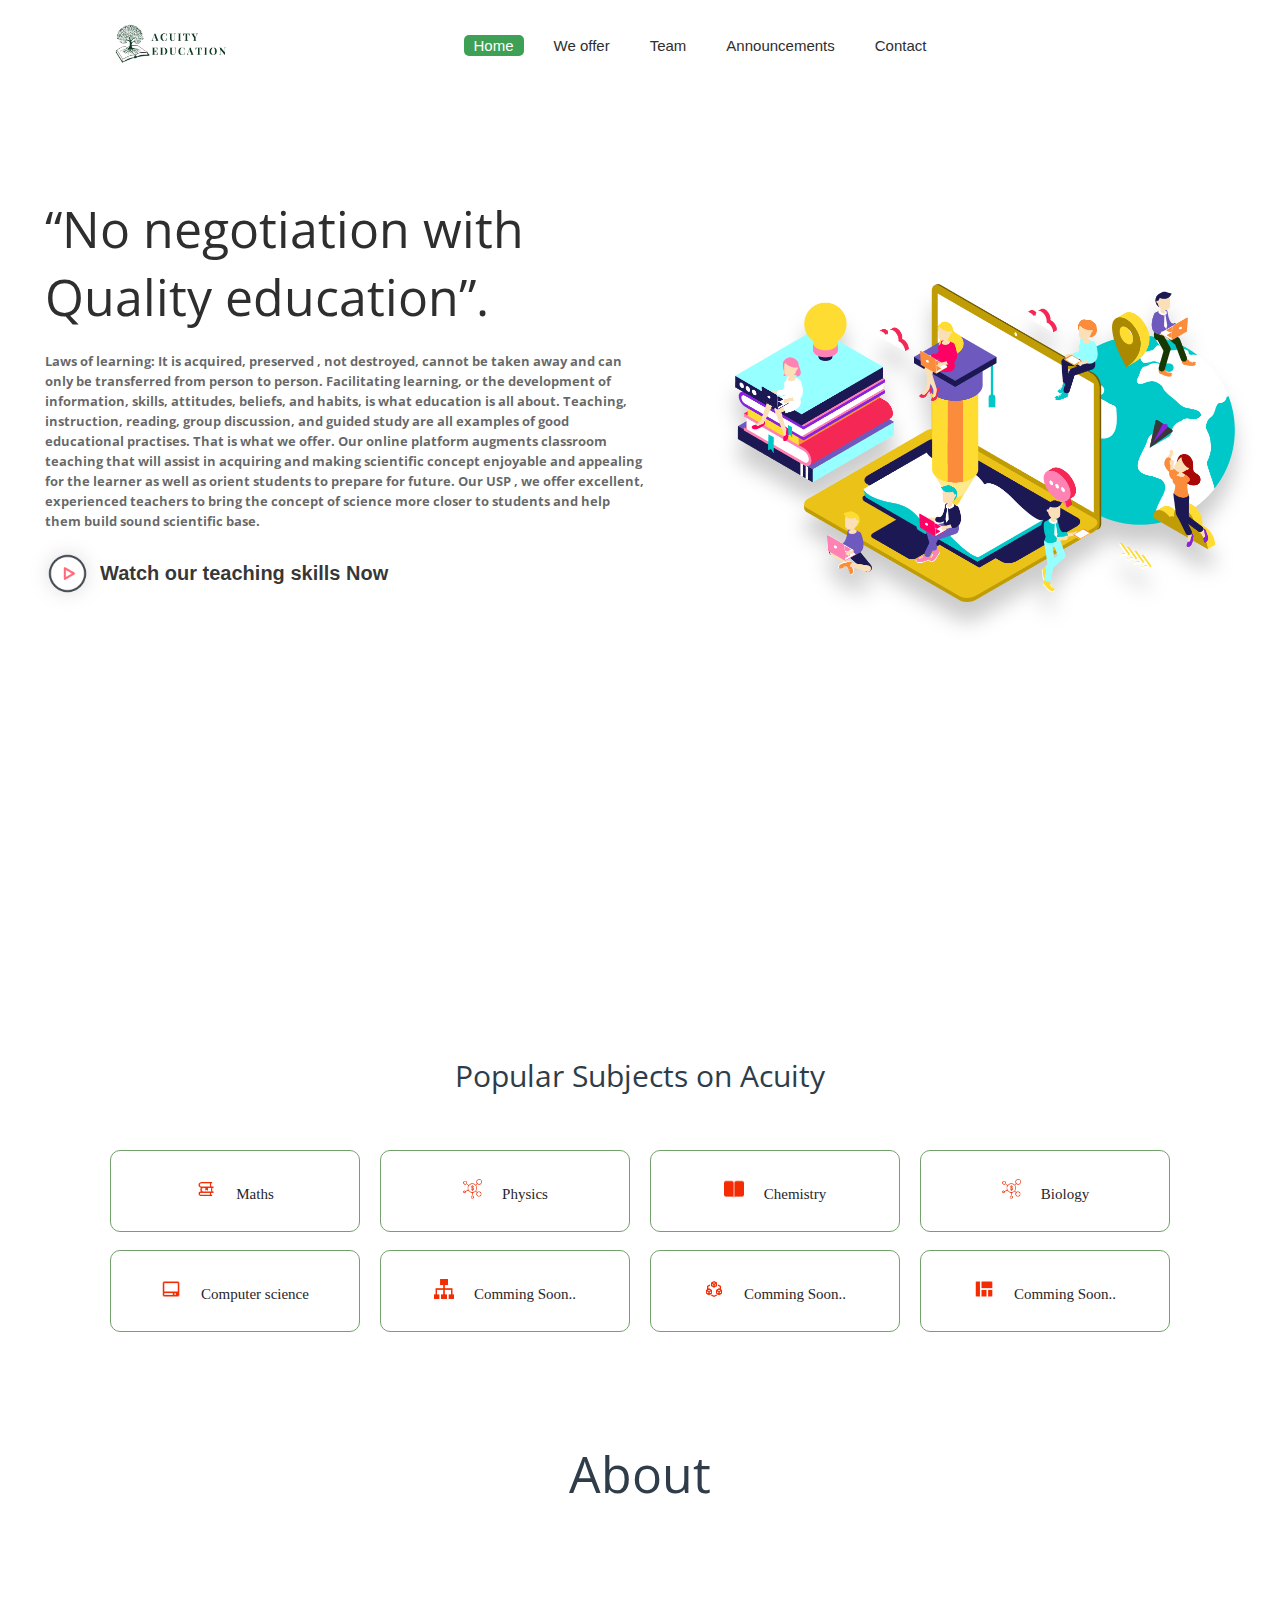
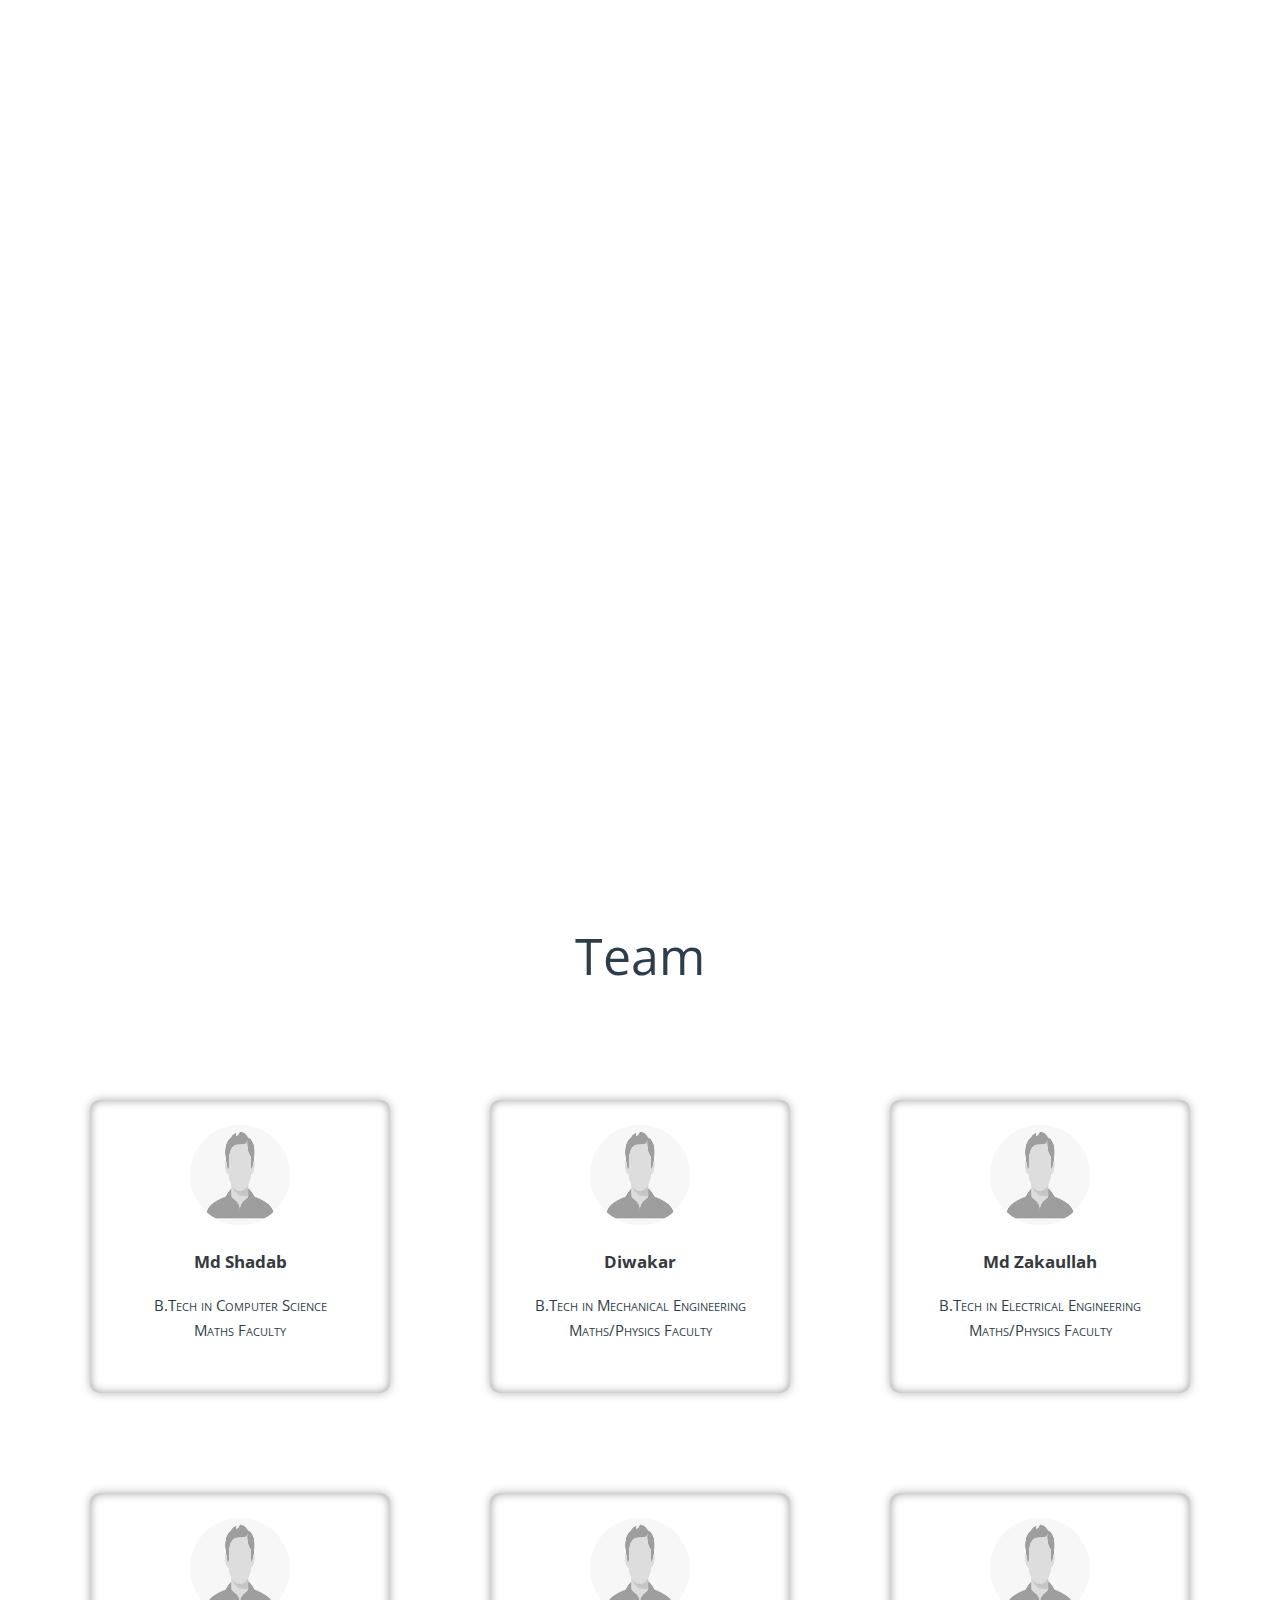
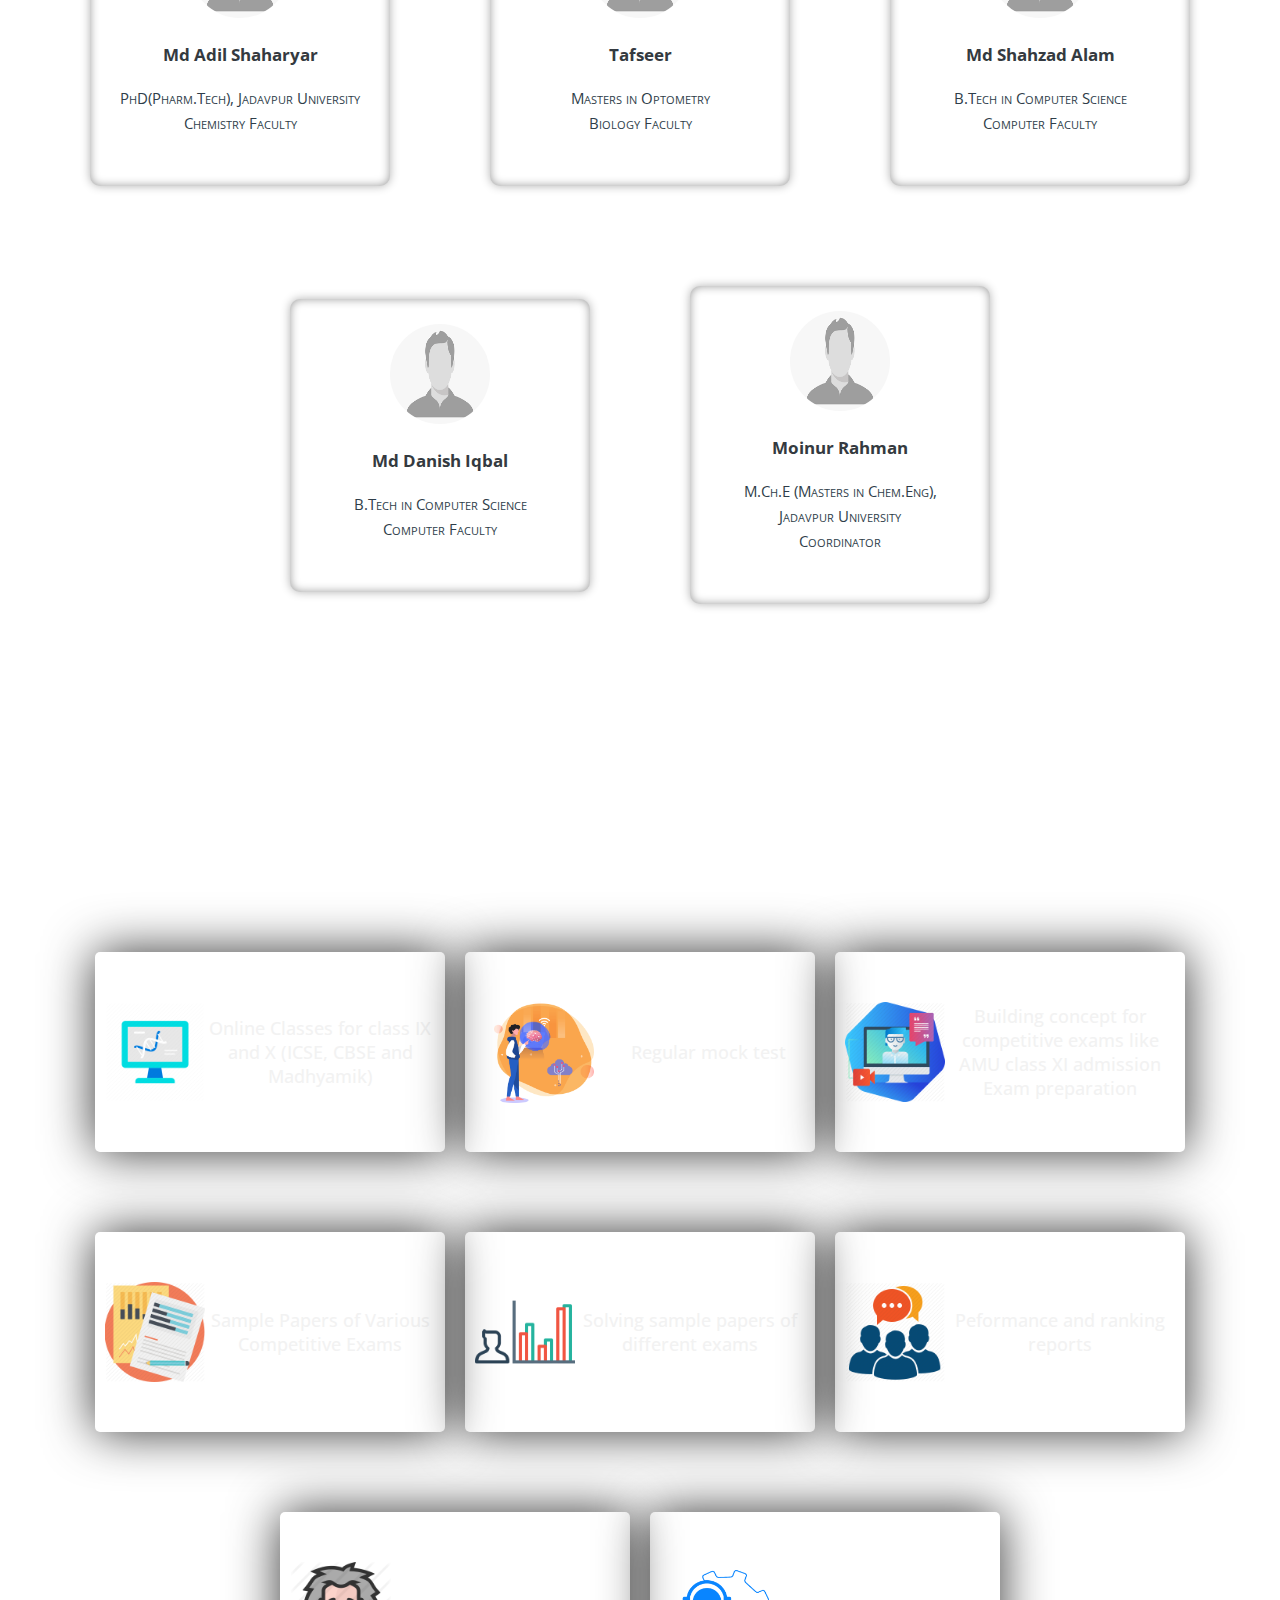
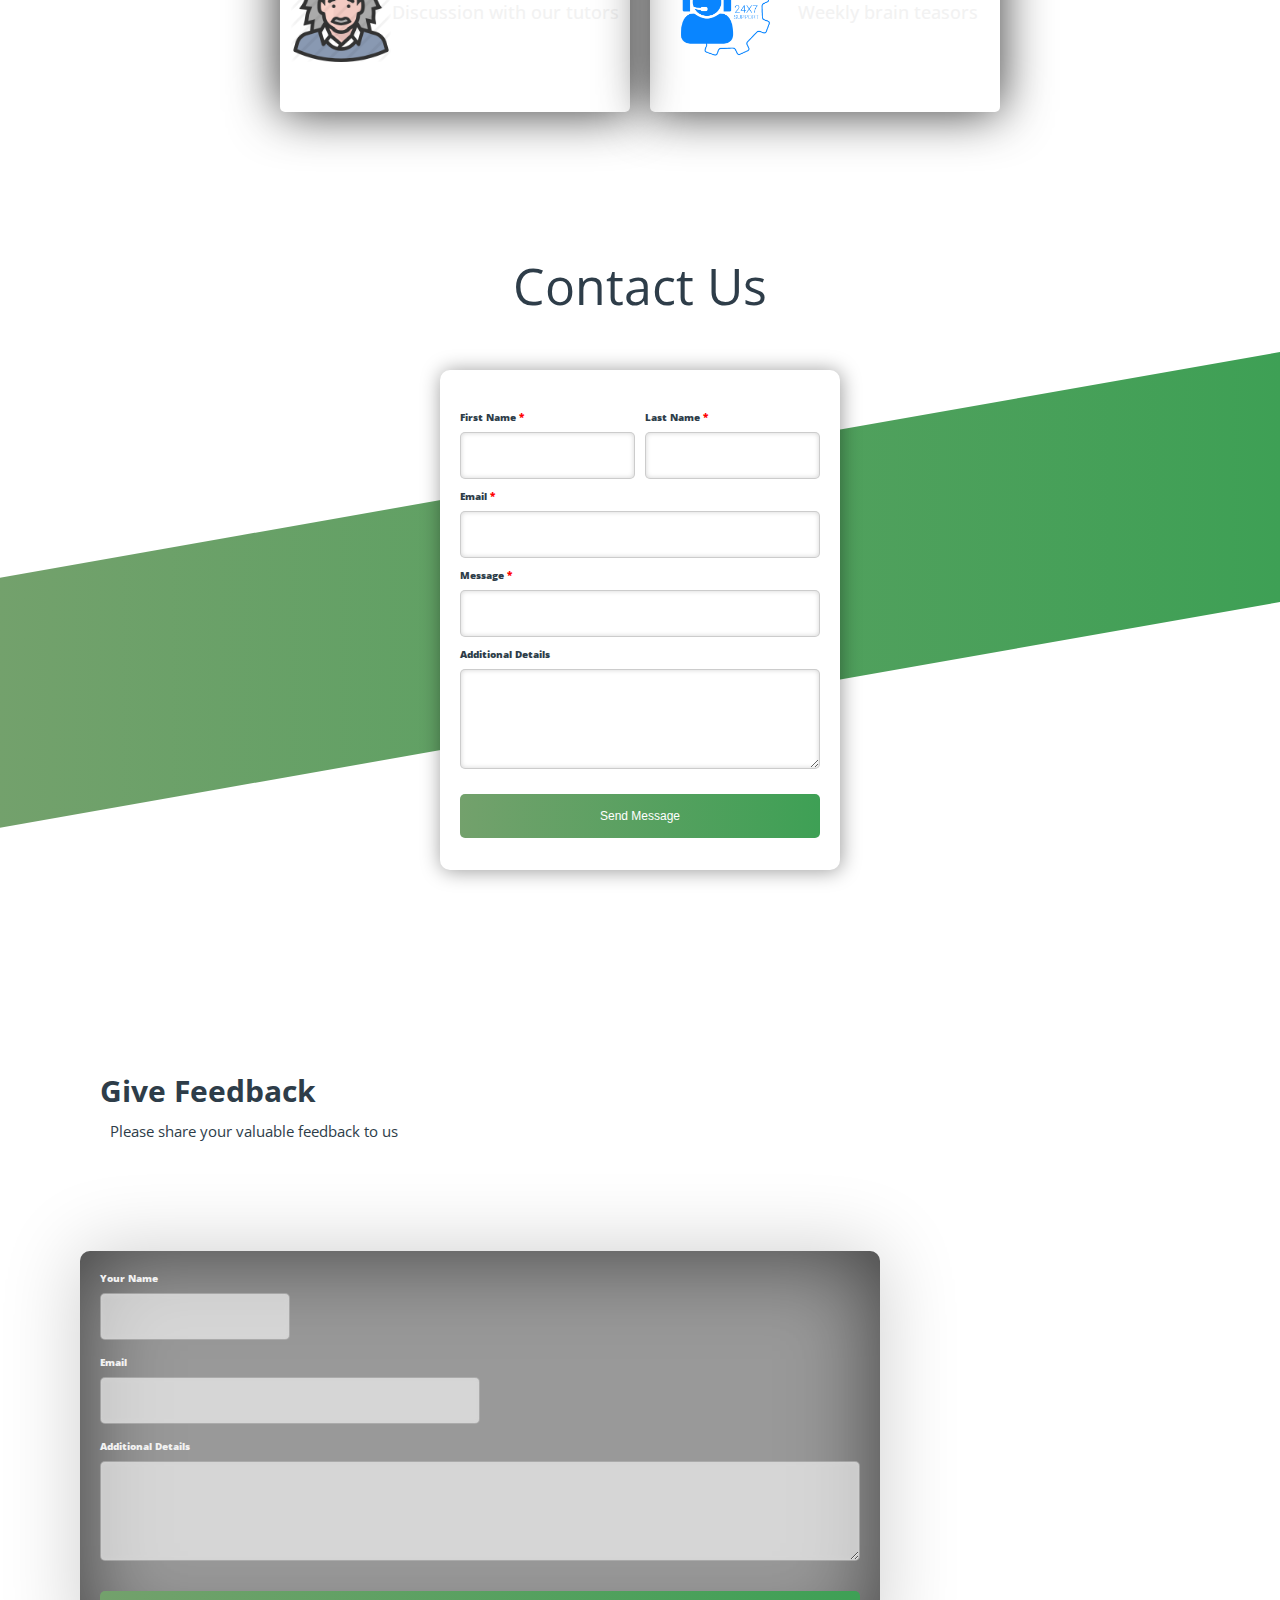
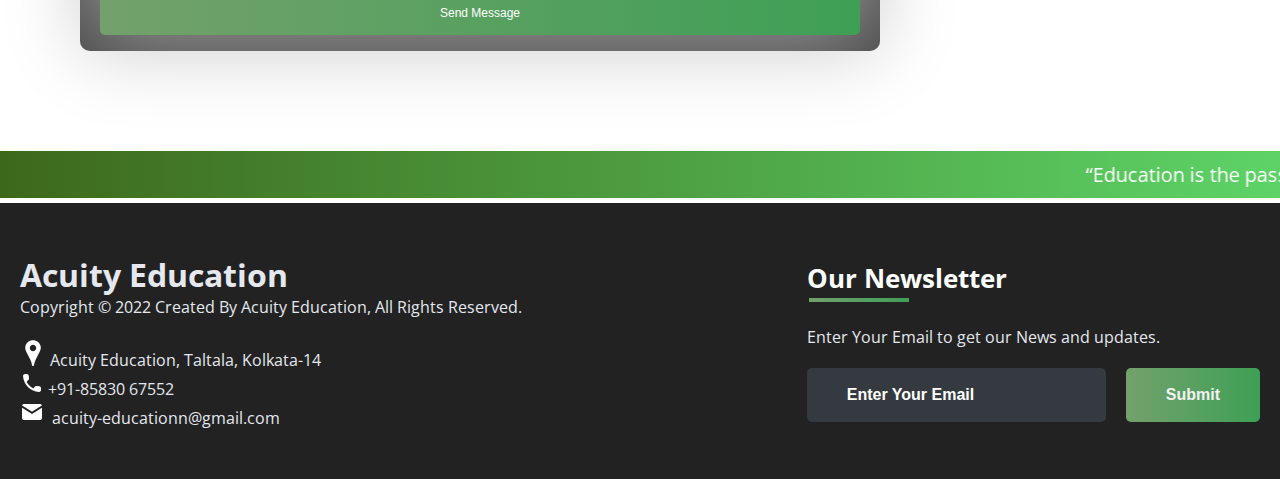
<file: index.html>
<!DOCTYPE html>
<html>
<head>
	<link rel="shortcut icon" type="png" href="images/icon/favicon.png">
	<meta charset="utf-8">
	<meta http-equiv="X-UA-Comaptible" content="IE=edge">
	<title>Acuity Education</title>
	<meta name="desciption" content="">
	<meta name="viewport" content="width=device-width, initial-scale=1">
	<link rel="stylesheet" type="text/css" href="style.css">
	<script type="text/javascript" src="script.js"></script>
	<script src="https://code.jquery.com/jquery-3.2.1.js"></script>
	<script>
		$(window).on('scroll', function(){
  			if($(window).scrollTop()){
  			  $('nav').addClass('black');
 			 }else {
 		   $('nav').removeClass('black');
 		 }
		})
	</script>
	<script
	src="https://code.jquery.com/jquery-3.4.1.js"
	integrity="sha256-WpOohJOqMqqyKL9FccASB9O0KwACQJpFTUBLTYOVvVU="
	crossorigin="anonymous"></script>
<script>
	function SubForm (){
		$.ajax({
			url:"https://api.apispreadsheets.com/data/5S8utBL5sGBX4mpm/",
			type:"post",
			data:$("#myForm").serializeArray(),
			success: function(){
				alert("Form Data Submitted :)")
			},
			error: function(){
				alert("There was an error :(")
			}
		});
	}
</script>
</head>
<body>
<!-- Navigation Bar -->
	<header id="header">
		<nav>
			<div class="logo"><img src="images/icon/logo.png" alt="logo"></div>
			<ul>
				<li><a class="active" href="">Home</a></li>
				<li><a href="#services_section">We offer</a></li>
				<li><a href="#team_section">Team</a></li>
				<li><a href="#services_section">Announcements</a></li>   
				<li><a href="#contactus_section">Contact</a></li>
			</ul>
			<div >
				<!-- <input type="text" class="search" placeholder="Search here...">
				<img src="images/icon/search.png" alt="search" onclick=slide()> -->
				
			</div>
			<!-- <a class="get-started" href="login.html">Go !</a>
			<img src="images/icon/menu.png" class="menu" onclick="sideMenu(0)" alt="menu"> -->
			
		</nav>
		<div class="head-container">
			<div class="quote">
				<p>“No negotiation with Quality education”.</p>
				<h5>Laws of learning: It is acquired, preserved , not destroyed, cannot be taken away and can only be transferred from person to person. Facilitating learning, or the development of information, skills, attitudes, beliefs, and habits, is what
					education is all about. Teaching, instruction, reading, group discussion, and guided study are all examples of good educational practises. That is what we offer. Our online platform augments classroom teaching that will assist in acquiring and making scientific
					concept enjoyable and appealing for the learner as well as orient students to prepare for future. Our USP , we offer excellent, experienced teachers to bring the concept of science more closer to students
					and help them build sound scientific base.</h5>
				<div class="play">
					<img src="images/icon/play.png" alt="play"><span><a href="https://drive.google.com/drive/folders/1vFGoMI-C460A1WyWRHH4De1gZetSqXBj?usp=share_link" target="_blank">Watch our teaching skills Now</a></span>
				</div>
			</div>
			<div class="svg-image">
				<img src="images/extra/svg1.jpg" alt="svg">
			</div>
		</div>
		<div class="side-menu" id="side-menu">
			<div class="close" onclick="sideMenu(1)"><img src="images/icon/close.png" alt=""></div>
			<div class="user">
				<img src="images/icon/logo.png" alt="Username">
				<p>Acuity-Education</p>
			</div>
			<ul>
				<li><a href="#about_section">About</a></li>
				<li><a href="#portfolio_section">We offer<</a></li>
				<li><a href="#team_section">Faculty</a></li>
				<li><a href="commingsoon.html">Announcements</a></li>
				<li><a href="#contactus_section">Contact</a></li>
				<li><a href="#feedBACK">Feedback</a></li>
			</ul>
		</div>
	</header>


<!-- Some Popular Subjects -->
	<div class="title">
		<span>Popular Subjects on Acuity</span>
	</div>
	<br><br>
	<div class="course">
		<center><div class="cbox">
		<div class="det"><a href="subjects/math.html"><img src="images/courses/book.png">Maths</a></div>
		<div class="det"><a href="subjects/phy.html"><img src="images/courses/d1.png">Physics</a></div>
		<div class="det"><a href="subjects/chem.html"><img src="images/courses/paper.png">Chemistry</a></div>
		<div class="det"><a href="subjects/bio.html"><img src="images/courses/d1.png">Biology</a></div>
		</div></center>
		<div class="cbox">
		<div class="det"><a href="subjects/computer_courses.html"><img src="images/courses/computer.png">Computer science</a></div>
		<div class="det"><a href="commingsoon.html"><img src="images/courses/data.png">Comming Soon..</a></div>
		<div class="det"><a href="commingsoon.html"><img src="images/courses/algo.png">Comming Soon..</a></div>
		<div class="det det-last"><a href="commingsoon.html"><img src="images/courses/projects.png">Comming Soon..</a></div>
		</div>
	</div>

	
<!-- ABOUT -->
	<div class="diffSection" id="about_section">
		<center><p style="font-size: 50px; padding: 100px">About</p></center>
		<div class="about-content">
				<div class="side-image">
					<img class="sideImage" src="images/extra/e31.jpg">
				</div>
				<div class="side-text">
					<h2>What you think about us ?</h2>
                    <br><br>
					<p>Our online platform augments classroom teaching that will assist in acquiring and making scientific concepts enjoyable and appealing for the learner and orient students to prepare for the future. 
                        <br><br><br>Our USP: Acuity offers excellent, experienced teachers bringing the idea of science closer to students and help them build a sound scientific base.  
                    </p>
				</div>
		</div>
	</div>


<!-- PORTFOLIO -->
<!--
	<div class="diffSection" id="portfolio_section">
		<center><p style="font-size: 50px; padding: 100px; padding-bottom: 40px;">Portfolio</p></center>
		<div class="content">
			<p>
				“Education is the passport to the future, for tomorrow belongs to those who prepare for it today.” “Your attitude, not your aptitude, will determine your altitude.” “If you think education is expensive, try ignorance.” “The only person who is educated is the one who has learned how to learn …and change.”
			</p>
		</div>
	</div>
	<div class="extra">
		<p>We're increasing this data every year</p>
		<div class="smbox">
		<span><center><div class="data">154</div><div class="det">Enrolled Students</div></center></span>
		<span><center><div class="data">62</div><div class="det">Total Courses</div></center></span>
		<span><center><div class="data">56</div><div class="det">Placed Students</div></center></span>
		<span><center><div class="data">27</div><div class="det">Total Projects</div></center></span>
		</div>
	</div>
-->


<!-- TEAM -->
	<div class="diffSection" id="team_section">
		<center><p style="font-size: 50px; padding-top: 100px; padding-bottom: 60px;">Team</p></center>
		<div class="totalcard">
			<div class="card">
				<center><img src="images/creator/dp_m.png"></center>
				<center><div class="card-title">Md Shadab</div>
				<div id="detail">
					<p>B.Tech in Computer Science<br>Maths Faculty</p>
					<div class="duty"></div>
<!--					<a href="#" target="_blank"><button class="btn-roshan">Follow +</button></a>-->
				</div>
				</center>
			</div>
			<div class="card">
				<center><img src="images/creator/dp_m.png"></center>
				<center><div class="card-title">Diwakar</div>
				<div id="detail">
					<p>B.Tech in Mechanical Engineering<br>Maths/Physics Faculty</p>
					<div class="duty"></div>
<!--					<a href="#" target="_blank"><button class="btn-akhil">Follow +</button></a>-->
				</div>
				</center>
			</div>
            <div class="card">
				<center><img src="images/creator/dp_m.png"></center>
				<center><div class="card-title">Md Zakaullah</div>
				<div id="detail">
					<p>B.Tech in Electrical Engineering <br>Maths/Physics Faculty</p>
					<div class="duty"></div>
<!--					<a href="#" target="_blank"><button class="btn-roshan">Follow +</button></a>-->
				</div>
				</center>
			</div>
            <div class="card">
				<center><img src="images/creator/dp_m.png"></center>
				<center><div class="card-title">Md Adil Shaharyar</div>
				<div id="detail">
					<p>PhD(Pharm.Tech), Jadavpur University <br>Chemistry Faculty</p>
					<div class="duty"></div>
<!--					<a href="#" target="_blank"><button class="btn-akhil">Follow +</button></a>-->
				</div>
				</center>
			</div>
            <div class="card">
				<center><img src="images/creator/dp_m.png"></center>
				<center><div class="card-title">Tafseer</div>
				<div id="detail">
					<p>Masters in Optometry <br>Biology Faculty</p>
					<div class="duty"></div>
<!--					<a href="#" target="_blank"><button class="btn-roshan">Follow +</button></a>-->
				</div>
				</center>
			</div>
            <div class="card">
				<center><img src="images/creator/dp_m.png"></center>
				<center><div class="card-title">Md Shahzad Alam</div>
				<div id="detail">
					<p>B.Tech in Computer Science <br>Computer Faculty</p>
					<div class="duty"></div>
<!--					<a href="#" target="_blank"><button class="btn-akhil">Follow +</button></a>-->
				</div>
				</center>
			</div>
            <div class="card">
				<center><img src="images/creator/dp_m.png"></center>
				<center><div class="card-title">Md Danish Iqbal</div>
				<div id="detail">
					<p>B.Tech in Computer Science <br>Computer Faculty</p>
					<div class="duty"></div>
<!--					<a href="#" target="_blank"><button class="btn-akhil">Follow +</button></a>-->
				</div>
				</center>
			</div>
            <div class="card">
				<center><img src="images/creator/dp_m.png"></center>
				<center><div class="card-title">Moinur Rahman</div>
				<div id="detail">
					<p>M.Ch.E (Masters in Chem.Eng),<br> Jadavpur University <br>Coordinator</p>
					<div class="duty"></div>
<!--					<a href="#" target="_blank"><button class="btn-akhil">Follow +</button></a>-->
				</div>
				</center>
			</div>
		</div>
	</div>


<!-- SERVICES -->
	<div class="service-swipe">
		<div class="diffSection" id="services_section">
		<center><p style="font-size: 50px; padding: 100px; padding-bottom: 40px; color: #fff;">We offer</p></center>
		</div>
		<a href="#"><div class="s-card"><img src="images/icon/computer-courses.png"><p>Online Classes for class IX and X (ICSE, CBSE and Madhyamik)</p></div></a>
		<a href="#"><div class="s-card"><img src="images/icon/brainbooster.png"><p>Regular mock test</p></div></a>
		<a href="#"><div class="s-card"><img src="images/icon/online-tutorials.png"><p>Building concept for competitive exams like AMU class XI admission Exam preparation</p></div></a>
		<a href="#"><div class="s-card"><img src="images/icon/papers.jpg"><p>Sample Papers of Various Competitive Exams</p></div></a>
		<a href="#"><div class="s-card"><img src="images/icon/p3.png"><p>Solving sample papers of different exams </p></div></a>
		<a href="#"><div class="s-card"><img src="images/icon/discussion.png"><p>Peformance and ranking reports</p></div></a>
		<a href="#"><div class="s-card"><img src="images/icon/q1.png"><p>Discussion with our tutors </p></div></a>
		<a href="#"><div class="s-card"><img src="images/icon/help.png"><p>Weekly brain teasors</p></div></a>
	</div>

<!-- Reviews by Students -->
<!-- <div id="makeitfull">
	<a href="#review_section"><img src="images/icon/makeitfull.png"></a>
</div> -->
<!-- <div class="review">
	<div class="diffSection" id="review_section">
		<center><p style="font-size: 40px; padding: 100px; padding-bottom: 40px; color: #2E3D49;">What the Students Say About Us?</p></center>
	</div>
	<div class="rev-container">
		<div class="rev-card">
			<div class="identity">
				<img src="images/creator/humanNotExist1.jpg"><p>Sophie Daniel</p>
				<h6>Java</h6>
				<div class="rating"><img src="images/icon/star.png"><img src="images/icon/star.png"><img src="images/icon/star.png"><img src="images/icon/star.png"><img src="images/icon/star.png"></div>
			</div>
			<div class="rev-cont"> -->
				<!-- <p id="title">Review:</p>
				<p id="content">
					I did Java Fundamenetal course with Rishab Sir. It was a great experience. The brain teasers and assignments, actually the whole lot of content was really good. Some problems were challenging yet interesting. Was explained very well where ever I stuck...
				</p>
			</div>
		</div>
		<div class="rev-card">
			<div class="identity">
				<img src="images/creator/humanNotExist2.jpg"><p>Clayton Clair</p>
				<h6>C/C++</h6>
				<div class="rating"><img src="images/icon/star.png"><img src="images/icon/star.png"><img src="images/icon/star.png"><img src="images/icon/star.png"><img src="images/icon/star.png"></div>
			</div>
			<div class="rev-cont">
				<p id="title">Review:</p>
				<p id="content">
					When I was watching "Dear Zindagi", I could relate Sharukh Khan to Arnav Bhaiya. The way Sharukh Khan was giving life lessons to Alia Bhatt, in the same way Arnav Bhaiya will give coding life lessons which will guide you throughout your code life...
				</p>
			</div>
		</div>
		<div class="rev-card">
			<div class="identity">
				<img src="images/creator/humanNotExist3.jpg"><p>Devyn Sethi</p>
				<h6>JEE</h6>
				<div class="rating"><img src="images/icon/star.png"><img src="images/icon/star.png"><img src="images/icon/star.png"><img src="images/icon/star.png"><img src="images/icon/star.png"></div> -->
			<!-- </div>
			<div class="rev-cont">
				<p id="title">Review:</p>
				<p id="content">
					LearnEd was an amazing experience for me. I belong to electronics department and had a little experience in coding but I think it has helped me think things through in a much more analytical manner. Coding is important no matter which branch you are in. It gives you a better understanding about how to approach a problem...
				</p>
			</div>
		</div>
		<div class="rev-card">
			<div class="identity">
				<img src="images/creator/humanNotExist4.jpg"><p>Rylee Phillips</p>
				<h6>Python</h6>
				<div class="rating"><img src="images/icon/star.png"><img src="images/icon/star.png"><img src="images/icon/star.png"><img src="images/icon/star.png"><img src="images/icon/star.png"></div>
			</div>
			<div class="rev-cont">
				<p id="title">Review:</p>
				<p id="content">
					This was my first complete course at coding blocks. I attended the Python course in Winter 2020 and loved it which made me join the full course. Shubham bhaiya and Ayush Bhaiya(TA) have good knowledge about the field and were very helpful in making us understand the concepts. I would certainly recommend this to anyone...
				</p>
			</div>
		</div>
	</div>
</div> -->

<!-- CONTACT US -->
	<div class="diffSection" id="contactus_section">
		<center><p style="font-size: 50px; padding: 100px">Contact Us</p></center>
		<div class="csec"></div>
		<div class="back-contact">
			<div class="cc">
			<form method="post" enctype="text/plain" id="myForm">
				<label>First Name <span class="imp">*</span></label><label style="margin-left: 185px">Last Name <span class="imp">*</span></label><br>
				<center>
				<input type="text" name="" style="margin-right: 10px; width: 175px" required="required"><input type="text" name="lname" style="width: 175px" required="required"><br>
				</center>
				<label>Email <span class="imp">*</span></label><br>
				<input type="email" name="mail" style="width: 100%" required="required"><br>
				<label>Message <span class="imp">*</span></label><br>
				<input type="text" name="message" style="width: 100%" required="required"><br>
				<label>Additional Details</label><br>
				<textarea name="addtional"></textarea><br>
				<button type="submit"id='csubmit' onclick='SubForm()'>Send Message</button>
			</form>
			</div>
		</div>
	</div>


<!-- FEEDBACK -->
	<div class="title2" id="feedBACK">
		<span>Give Feedback</span>
		<div class="shortdesc2">
			<p>Please share your valuable feedback to us</p>
		</div>
	</div>

	<div class="feedbox">
		<div class="feed">
			<form action="mailto:acuityeducationn=@gmail.com" method="post" enctype="text/plain">
				<label>Your Name</label><br>
				<input type="text" name="" class="fname" required="required"><br>
				<label>Email</label><br>
				<input type="email" name="mail" required="required"><br>
				<label>Additional Details</label><br>
				<textarea name="addtional"></textarea><br>
				<button type="submit" id="csubmit">Send Message</button>
			</form>
		</div>
	</div>

<!-- Sliding Information -->
	<marquee style="background: linear-gradient(to right, #3d681a, #5dd367); margin-top: 50px;" direction="left" onmouseover="this.stop()" onmouseout="this.start()" scrollamount="20"><div class="marqu">“Education is the passport to the future, for tomorrow belongs to those who prepare for it today.” “Your attitude, not your aptitude, will determine your altitude.” “If you think education is expensive, try ignorance.” “The only person who is educated is the one who has learned how to learn …and change.”</div></marquee>

<!-- FOOTER -->
	<footer>
		<div class="footer-container">
			<div class="left-col">
                <h1>Acuity Education</h2>
				<div class="logo"></div>
<!--
				<div class="social-media">
					<a href="#"><img src="images/icon\fb.png"></a>
					<a href="#"><img src="images/icon\insta.png"></a>
					<a href="#"><img src="images/icon\tt.png"></a>
					<a href="#"><img src="images/icon\ytube.png"></a>
					<a href="#"><img src="images/icon\linkedin.png"></a>
				</div><br><br>
-->
				<p class="rights-text">Copyright © 2022 Created By Acuity Education, All Rights Reserved.</p>
				<br><p><img src="images/icon/location.png"> Acuity Education, Taltala, Kolkata-14</p>
				<p><img src="images/icon/phone.png"> +91-85830 67552<br><img src="images/icon/mail.png">&nbsp; acuity-educationn@gmail.com</p>
			</div>
			<div class="right-col">
				<h1 style="color: #fff">Our Newsletter</h1>
				<div class="border"></div><br>
				<p>Enter Your Email to get our News and updates.</p>
				<form class="newsletter-form">
					<input class="txtb" type="email" placeholder="Enter Your Email">
					<input class="btn" type="submit" value="Submit">
				</form>
			</div>
		</div>
	</footer>

</body>
</html>
</file>
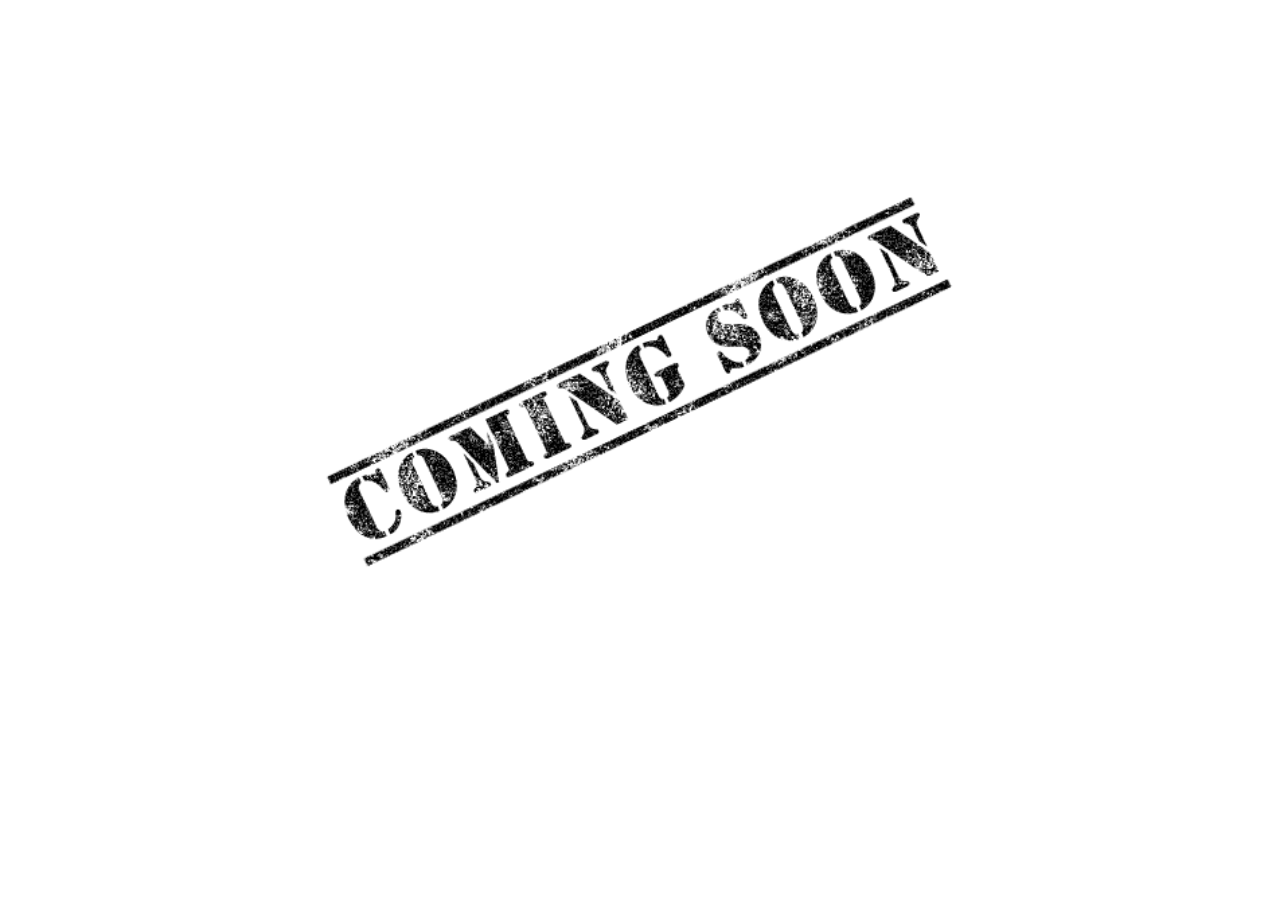
<file: commingsoon.html>
<!DOCTYPE html>
<html>
<body style="background-color:white;">
   <a href="images/courses/Comingsoon.png">
      <style type="text/css">
         .center {
            display: block;
            margin-left: auto;
            margin-right: auto;
            width: 50%;
         }
      </style>
   <img src="images/courses/Comingsoon.png" alt="Comming soon" class="center">
</body>
</html>
</file>
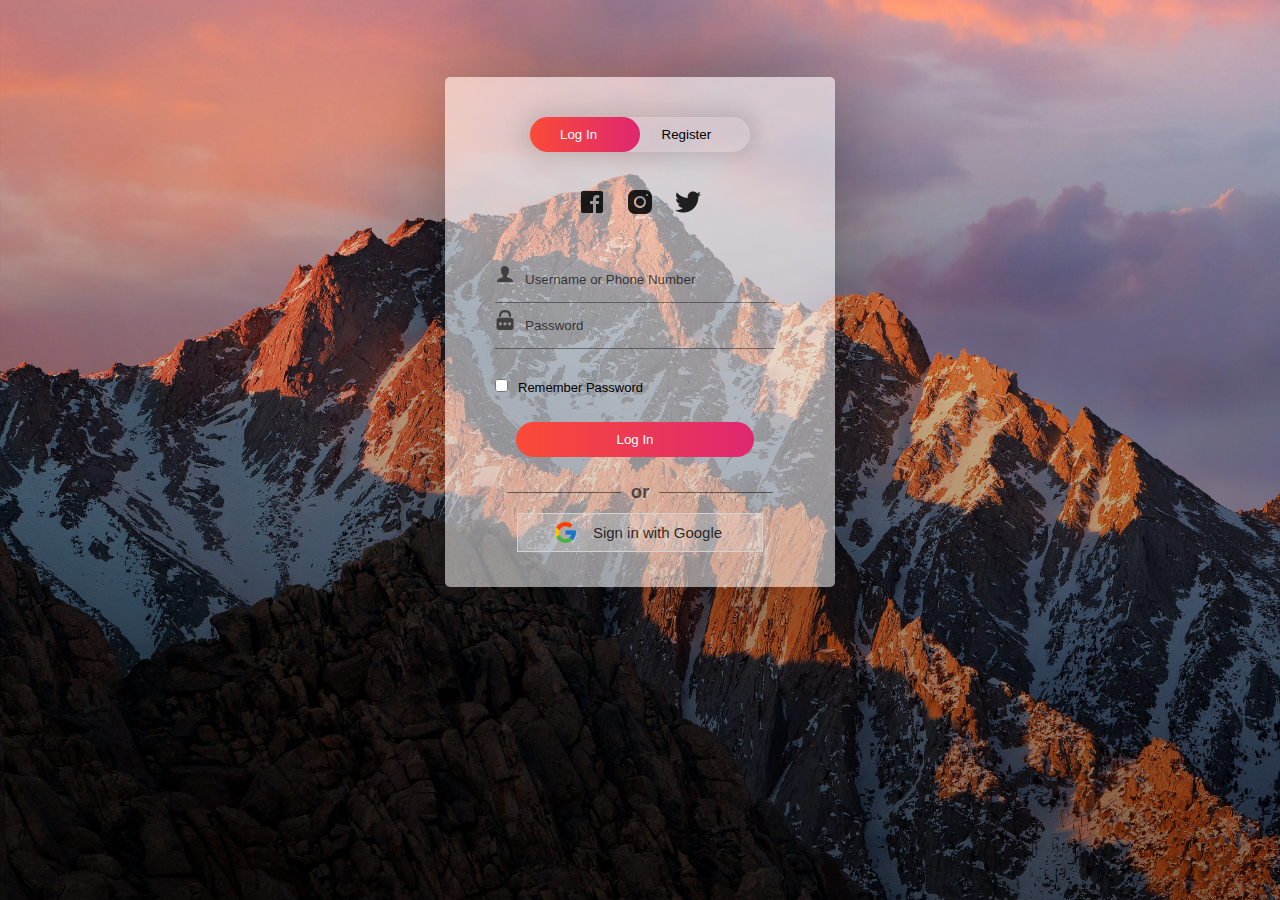
<file: login.html>
<!DOCTYPE html>
<html>
<head>
	<link rel="shortcut icon" type="png" href="images/icon/favicon.png">
	<title>Login SignUp</title>
	<link rel="stylesheet" type="text/css" href="loginStyle.css">
	<script src="https://ajax.googleapis.com/ajax/libs/jquery/3.4.1/jquery.min.js"></script>

  <!-- It will redirect to the Home Page after submitting the form -->
  <script>
  $(document).ready(function(){
    $("form").submit(function(){
      alert("Great Job !");
    });
  });
  </script>
</head>
<body>
		<div class="form-box">
			<div class="button-box">
				<div id="btn"></div>
				<button type="button" class="toggle-btn" id="log" onclick="login()" style="color: #fff;">Log In</button>
				<button type="button" class="toggle-btn" id="reg" onclick="register()">Register</button>
			</div>
			<div class="social-icons">
				<img src="images/icon/fb2.png">
				<img src="images/icon/insta2.png">
				<img src="images/icon/tt2.png">
			</div>
			
			<!-- Login Form -->
			<form id="login" class="input-group" action="index.html">
				<div class="inp">
					<img src="images/icon/user.png"><input type="text" id="email" class="input-field" placeholder="Username or Phone Number" style="width: 88%; border:none;" required="required">
				</div>
				<div class="inp">
					<img src="images/icon/password.png"><input type="password" id="password" class="input-field" placeholder="Password" style="width: 88%; border: none;" required="required">
				</div>
				<input type="checkbox" class="check-box">Remember Password
				<button type="submit" class="submit-btn">Log In</button>
			</form>


			<div class="other" id="other">
				<div class="instead">
					<h3>or</h3>
				</div>
				<button class="connect" onclick="google()">
					<img src="images/icon/google.png"><span>Sign in with Google</span>
				</button>
			</div>
			
			<!-- Registration Form -->
			<form id="register" class="input-group">
				<input type="text" class="input-field" placeholder="Full Name" required="required">
				<input type="email" class="input-field" placeholder="Email Address" required="required">
				<input type="password" class="input-field" placeholder="Create Password" name="psame" required="required">
				<input type="password" class="input-field" placeholder="Confirm Password" name="psame" required="required">
				<input type="checkbox" class="check-box" id="chkAgree" onclick="goFurther()">I agree to the Terms & Conditions
				<button type="submit" id="btnSubmit" class="submit-btn reg-btn">Register</button>
			</form>
		</div>
		<script type="text/javascript" src="script.js"></script>
</body>
</html>
</file>
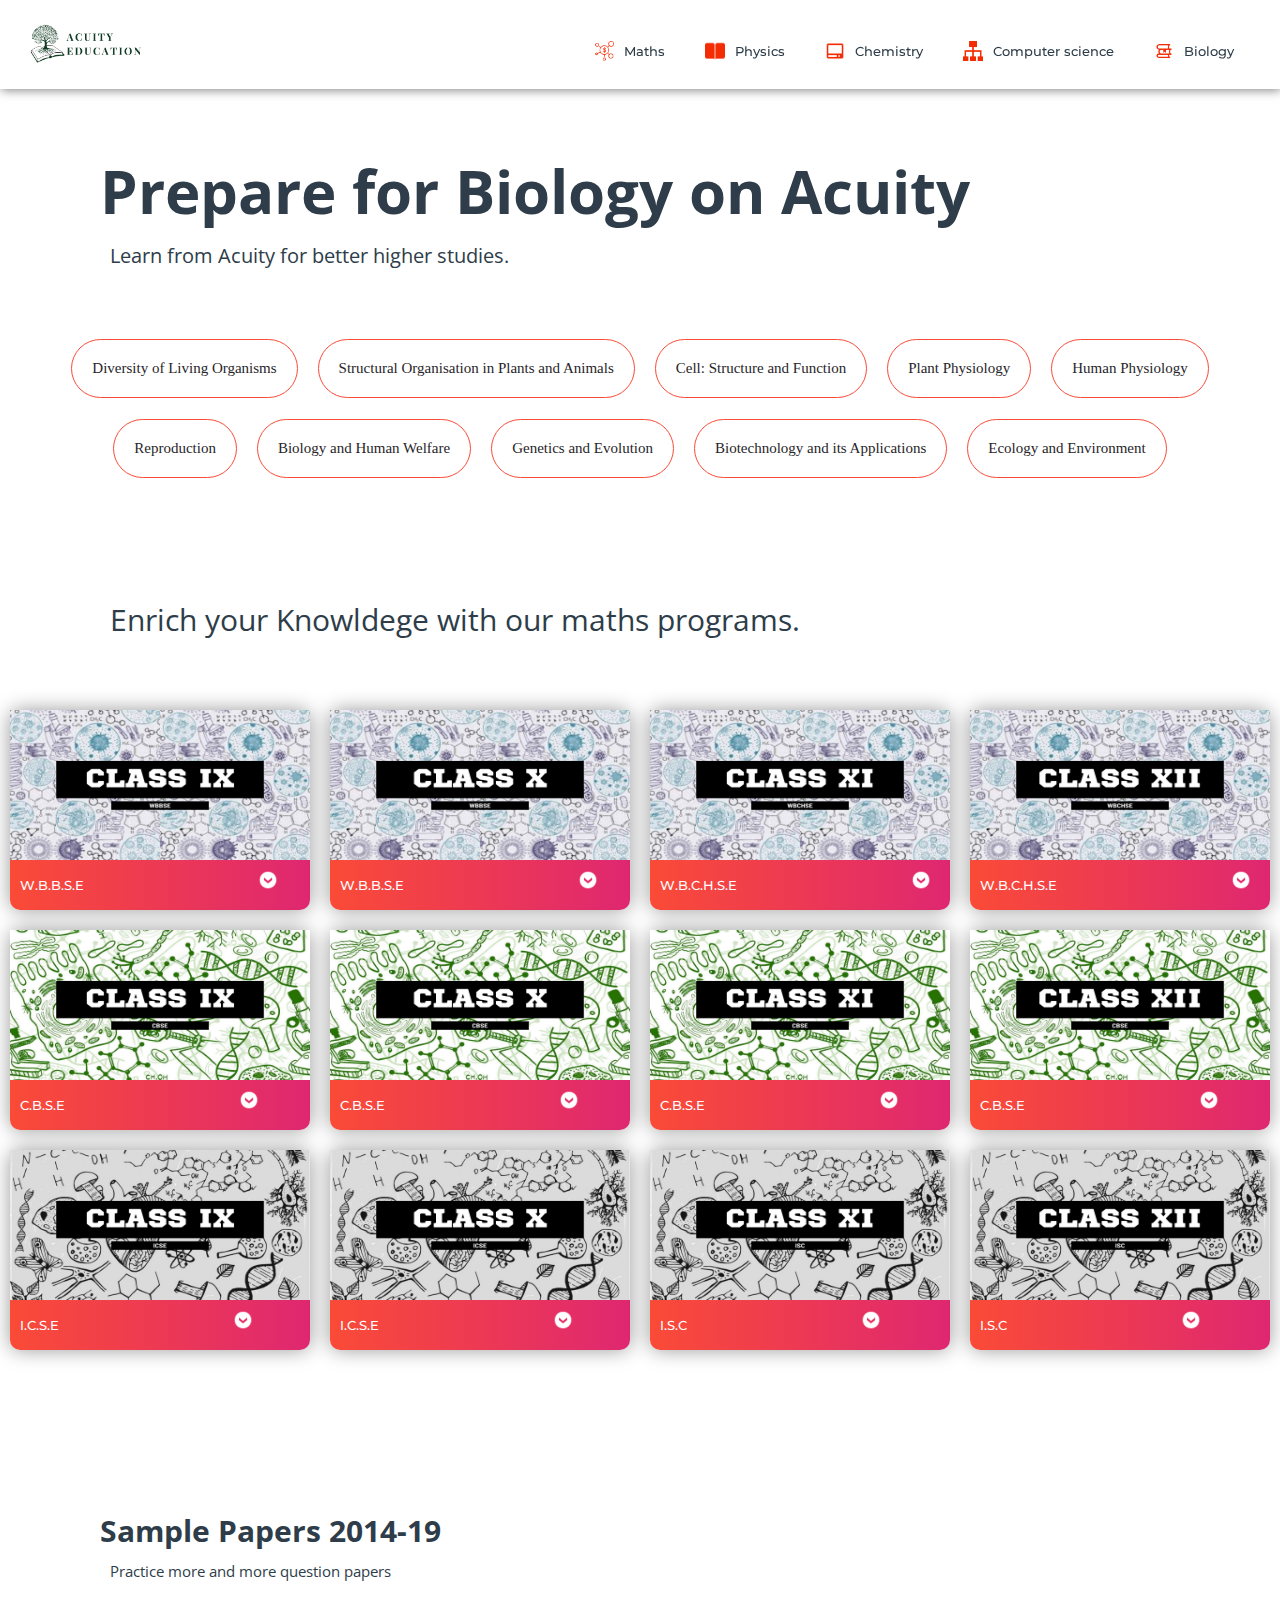
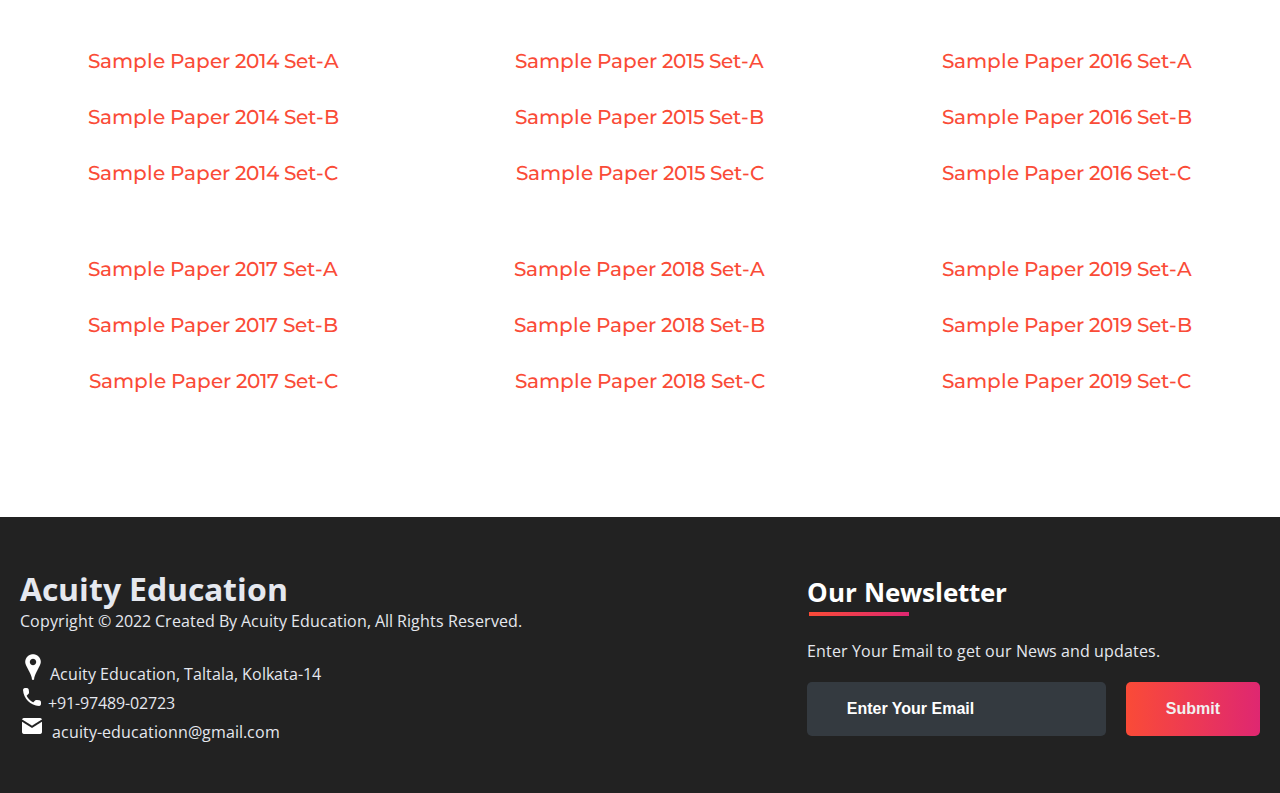
<file: subjects/bio.html>
<!DOCTYPE html>
<html>
<head>
	<link rel="shortcut icon" type="png" href="../images/icon/favicon.png">
	<title>Prepare for Biology on Acuity</title>
	<link rel="stylesheet" type="text/css" href="subjects.css">
	<script type="text/javascript" src="../script.js"></script>
</head>
<body>

<!-- NAVIGATION -->
	<header>
		<div class="nav" id="nav">
			<div id="learned-logo">
			<a href="../index.html"><img src="../images/icon/logo-red.png" style="width: 120px;"></a></div>
			<div class="switch-tab" id="switch-tab" onclick="switchTAB()"><img src="../images/icon/menu.png"></div>
			<ul id="list-switch">
				<li><a href="math.html"><img src="../images/courses/d1.png" class="icon">Maths</a></li>
				<li><a href="phy.html"><img src="../images/courses/paper.png" class="icon">Physics</a></li>
				<li><a href="chem.html"><img src="../images/courses/computer.png" class="icon">Chemistry</a></li>
				<li><a href="computer_courses.html"><img src="../images/courses/data.png" class="icon">Computer science</a></li>
                <li><a href="bio.html"><img src="../images/courses/book.png" class="icon">Biology</a></li>
			</ul>
			<div class="search" id="search-switch">
				<input type="text" placeholder="Search" class="srch"><button id="srchbtn"><img src="../images/icon/search.png"></button>
			</div>
		</div>
	</header>


<!-- Main Title of the Page -->
	<div class="title">
		<span>Prepare for Biology on Acuity</span>
		<div class="shortdesc">
			<p>Learn from Acuity for better higher studies.</p>
		</div>
	</div>

<!-- Some KeyWords related to topic -->
	<div class="course">
		<div class="cbox">
            <div class="det"><a href="#math">Diversity of Living Organisms</a></div>
            <div class="det"><a href="#math">Structural Organisation in Plants and Animals</a></div>
            <div class="det"><a href="#math">Cell: Structure and Function</a></div>
            <div class="det"><a href="#math">Plant Physiology</a></div>
            <div class="det"><a href="#math">Human Physiology</a></div>
        </div> 
        <div class="cbox">
            <div class="det"><a href="#math">Reproduction</a></div>
            <div class="det"><a href="#math">Biology and Human Welfare</a></div>
            <div class="det"><a href="#math">Genetics and Evolution</a></div>
            <div class="det"><a href="#math">Biotechnology and its Applications</a></div>
            <div class="det"><a href="#math">Ecology and Environment</a></div>
		</div>
	</div>


<!-- Courses Available -->
	<div class="inbt">
		Enrich your Knowldege with our maths programs.
	</div>

	<div class="ccard">
	<center>
		<div class="ccardbox">
			<div class="dcard">
				<div class="fpart"><img src="../images/courses/WB9.png"></div>
				<a href="#math"><div class="spart">W.B.B.S.E <img src="../images/icon/dropdown.png"></div></a>
			</div>
			<div class="dcard">
				<div class="fpart"><img src="../images/courses/WXB.png"></div>
				<a href="#digital"><div class="spart">W.B.B.S.E <img src="../images/icon/dropdown.png"></div></a>
			</div>
			<div class="dcard">
				<div class="fpart"><img src="../images/courses/WBXI.png"></div>
				<a href="#coaa"><div class="spart">W.B.C.H.S.E <img src="../images/icon/dropdown.png"></div></a>
			</div>
			<div class="dcard">
				<div class="fpart"><img src="../images/courses/WXIIB.png"></div>
				<a href="#database"><div class="spart">W.B.C.H.S.E <img src="../images/icon/dropdown.png"></div></a>
			</div>
			<div class="dcard">
				<div class="fpart"><img src="../images/courses/CB9.png"></div>
				<a href="computer_courses.html#data"><div class="spart">C.B.S.E <img src="../images/icon/dropdown.png"></div></a>
			</div>
			<div class="dcard">
				<div class="fpart"><img src="../images/courses/CBX.png"></div>
				<a href="#compiler"><div class="spart">C.B.S.E <img src="../images/icon/dropdown.png"></div></a>
			</div>
			<div class="dcard">
				<div class="fpart"><img src="../images/courses/CBXI.png"></div>
				<a href="#os"><div class="spart">C.B.S.E <img src="../images/icon/dropdown.png"></div></a>
			</div>
			<div class="dcard">
				<div class="fpart"><img src="../images/courses/CXIIB.png"></div>
				<a href="#cn"><div class="spart">C.B.S.E <img src="../images/icon/dropdown.png"></div></a>
			</div>
			<div class="dcard">
				<div class="fpart"><img src="../images/courses/BI9.png"></div>
				<a href="../samplePapers/icse/sylabus/math-isc-ix.pdf"><div class="spart">I.C.S.E <img src="../images/icon/dropdown.png"></div></a>
			</div>
			<div class="dcard">
				<div class="fpart"><img src="../images/courses/BIX.png"></div>
				<a href="../samplePapers/icse/sylabus/math-isc-x.pdf"><div class="spart">I.C.S.E <img src="../images/icon/dropdown.png"></div></a>
			</div>
			<div class="dcard">
				<div class="fpart"><img src="../images/courses/BI11.png"></div>
				<a href="../samplePapers/icse/sylabus/math-ics-xi.pdf"><div class="spart">I.S.C <img src="../images/icon/dropdown.png"></div></a>
			</div>
			<div class="dcard">
				<div class="fpart"><img src="../images/courses/BIXII.png"></div>
				<a href="../samplePapers/icse/sylabus/math-ics-xii.pdf"><div class="spart">I.S.C <img src="../images/icon/dropdown.png"></div></a>
			</div>
		</div>
	</center>
	</div>

<!-- Links for SAMPLE PAPERS of JEE MAINS & ADVANCED -->

	<div class="title2" id="sample_papers">
		<span>Sample Papers 2014-19</span>
		<div class="shortdesc2">
			<p>Practice more and more question papers</p>
		</div>
	</div>

	<div class="sample">
		<ul>
			<li><a href="../samplePapers/p1.pdf" target="_blank">Sample Paper 2014 Set-A</a></li>
			<li><a href="../samplePapers/p1.pdf" target="_blank">Sample Paper 2014 Set-B</a></li>
			<li><a href="../samplePapers/p1.pdf" target="_blank">Sample Paper 2014 Set-C</a></li>
		</ul>
		<ul>
			<li><a href="../samplePapers/p1.pdf" target="_blank">Sample Paper 2015 Set-A</a></li>
			<li><a href="../samplePapers/p1.pdf" target="_blank">Sample Paper 2015 Set-B</a></li>
			<li><a href="../samplePapers/p1.pdf" target="_blank">Sample Paper 2015 Set-C</a></li>
		</ul>
		<ul>
			<li><a href="../samplePapers/p1.pdf" target="_blank">Sample Paper 2016 Set-A</a></li>
			<li><a href="../samplePapers/p1.pdf" target="_blank">Sample Paper 2016 Set-B</a></li>
			<li><a href="../samplePapers/p1.pdf" target="_blank">Sample Paper 2016 Set-C</a></li>
		</ul>
	</div>
	<div class="sample lastSample">
		<ul>
			<li><a href="../samplePapers/p1.pdf" target="_blank">Sample Paper 2017 Set-A</a></li>
			<li><a href="../samplePapers/p1.pdf" target="_blank">Sample Paper 2017 Set-B</a></li>
			<li><a href="../samplePapers/p1.pdf" target="_blank">Sample Paper 2017 Set-C</a></li>
		</ul>
		<ul>
			<li><a href="../samplePapers/p1.pdf" target="_blank">Sample Paper 2018 Set-A</a></li>
			<li><a href="../samplePapers/p1.pdf" target="_blank">Sample Paper 2018 Set-B</a></li>
			<li><a href="../samplePapers/p1.pdf" target="_blank">Sample Paper 2018 Set-C</a></li>
		</ul>
		<ul>
			<li><a href="../samplePapers/p1.pdf" target="_blank">Sample Paper 2019 Set-A</a></li>
			<li><a href="../samplePapers/p1.pdf" target="_blank">Sample Paper 2019 Set-B</a></li>
			<li><a href="../samplePapers/p1.pdf" target="_blank">Sample Paper 2019 Set-C</a></li>
		</ul>
	</div>


<!-- FOOTER -->
	<footer>
		<div class="footer-container">
			<div class="left-col">
			<h1>Acuity Education</h1>
			<div class="logo"></div>
<!--
			<div class="social-media">
				<a href="#"><img src="../images/icon\fb.png"></a>
				<a href="#"><img src="../images/icon\insta.png"></a>
				<a href="#"><img src="../images/icon\tt.png"></a>
				<a href="#"><img src="../images/icon\ytube.png"></a>
				<a href="#"><img src="../images/icon\linkedin.png"></a>
			</div><br><br>
-->
			<p class="rights-text">Copyright © 2022 Created By Acuity Education, All Rights Reserved.</p>
			<br><p><img src="../images/icon/location.png"> Acuity Education, Taltala, Kolkata-14</p>
			<p><img src="../images/icon/phone.png"> +91-97489-02723<br><img src="../images/icon/mail.png">&nbsp; acuity-educationn@gmail.com</p>
		</div>
		<div class="right-col">
			<h1 style="color: #fff">Our Newsletter</h1>
			<div class="border"></div><br>
			<p>Enter Your Email to get our News and updates.</p>
			<form class="newsletter-form">
				<input class="txtb" type="email" placeholder="Enter Your Email">
				<input class="btn" type="submit" value="Submit">
			</form>
			</div>
		</div>
	</footer>

</body>
</html>
</file>
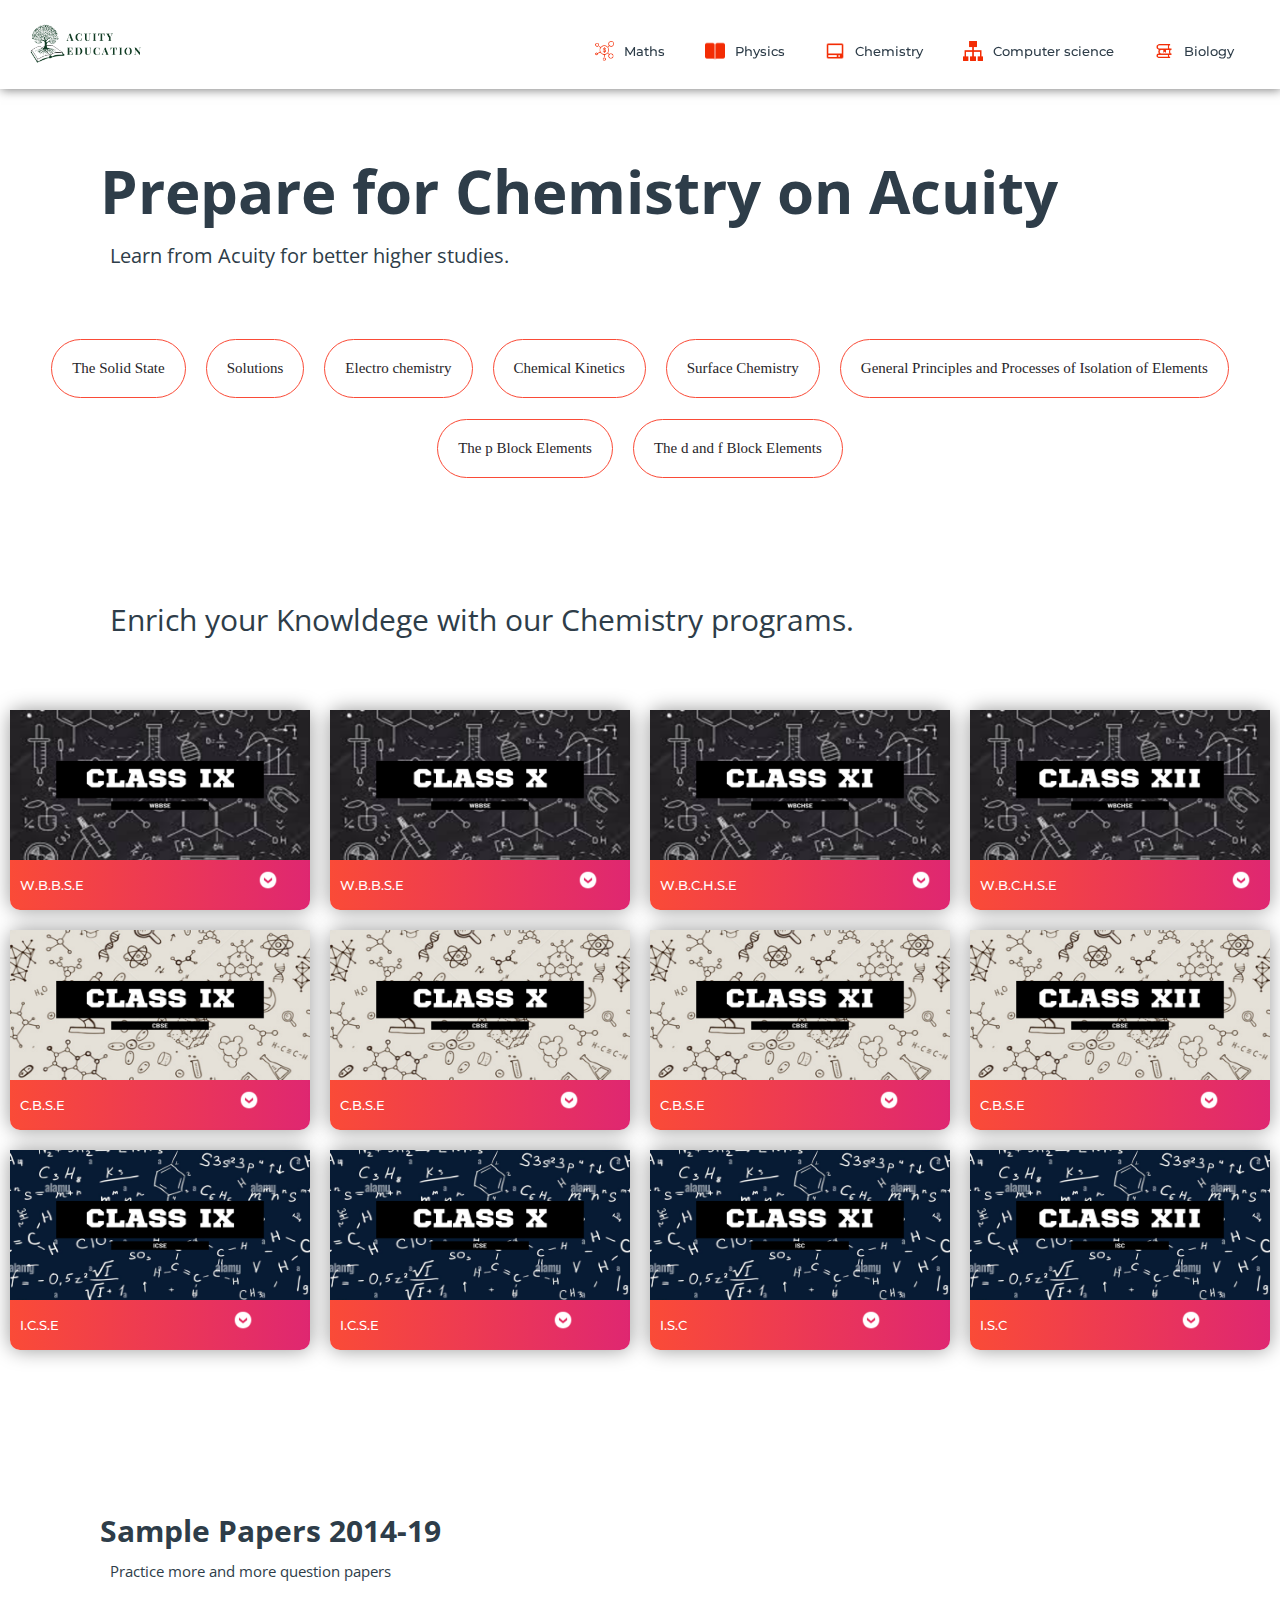
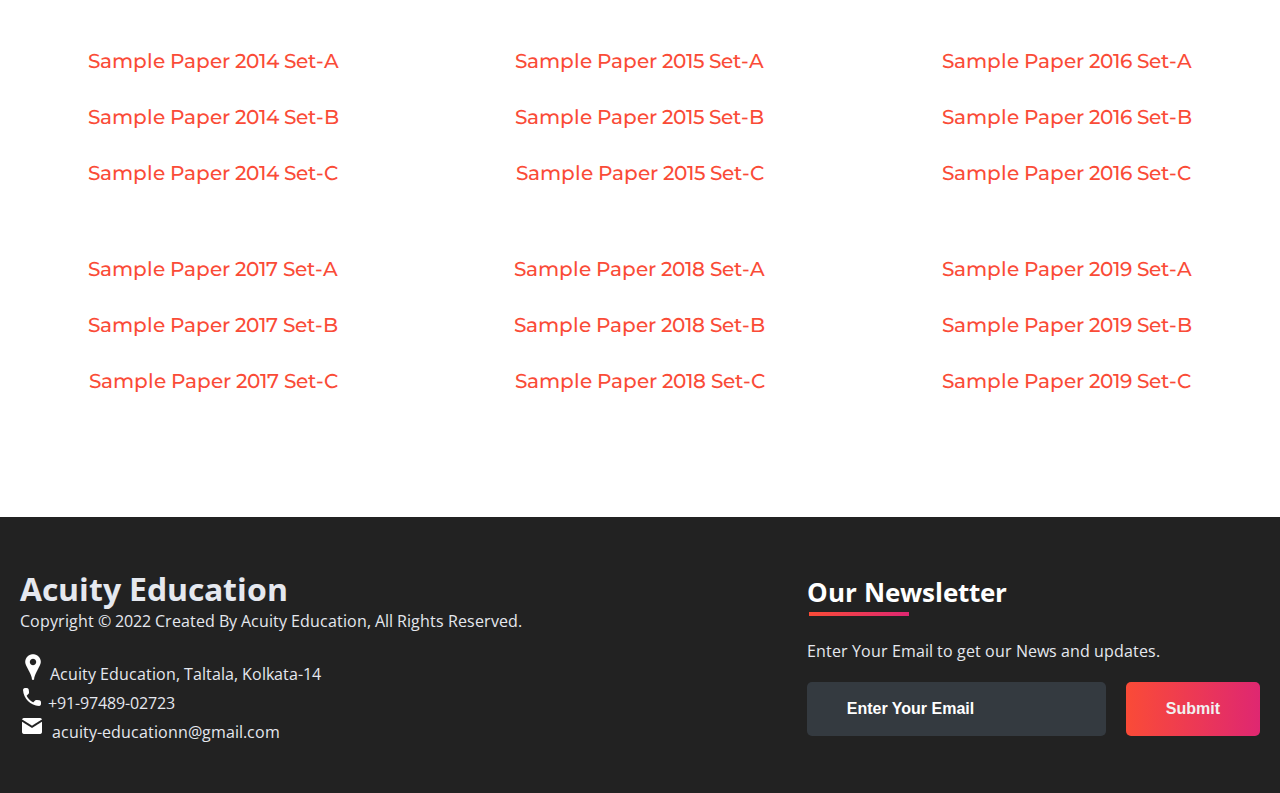
<file: subjects/chem.html>
<!DOCTYPE html>
<html>
<head>
	<link rel="shortcut icon" type="png" href="../images/icon/favicon.png">
	<title>Prepare for Chemistry on Acuity</title>
	<link rel="stylesheet" type="text/css" href="subjects.css">
	<script type="text/javascript" src="../script.js"></script>
</head>
<body>

<!-- NAVIGATION -->
	<header>
		<div class="nav" id="nav">
			<div id="learned-logo">
			<a href="../index.html"><img src="../images/icon/logo-red.png" style="width: 120px;"></a></div>
			<div class="switch-tab" id="switch-tab" onclick="switchTAB()"><img src="../images/icon/menu.png"></div>
			<ul id="list-switch">
				<li><a href="math.html"><img src="../images/courses/d1.png" class="icon">Maths</a></li>
				<li><a href="phy.html"><img src="../images/courses/paper.png" class="icon">Physics</a></li>
				<li><a href="chem.html"><img src="../images/courses/computer.png" class="icon">Chemistry</a></li>
				<li><a href="computer_courses.html"><img src="../images/courses/data.png" class="icon">Computer science</a></li>
                <li><a href="bio.html"><img src="../images/courses/book.png" class="icon">Biology</a></li>
			</ul>
			<div class="search" id="search-switch">
				<input type="text" placeholder="Search" class="srch"><button id="srchbtn"><img src="../images/icon/search.png"></button>
			</div>
		</div>
	</header>


<!-- Main Title of the Page -->
	<div class="title">
		<span>Prepare for Chemistry on Acuity</span>
		<div class="shortdesc">
			<p>Learn from Acuity for better higher studies.</p>
		</div>
	</div>


<!-- Some KeyWords related to topic -->
	<div class="course">
		<div class="cbox">
		<div class="det"><a href="#Chem">The Solid State</a></div>
		<div class="det"><a href="#Chem">Solutions</a></div>
		<div class="det"><a href="#math">Electro chemistry</a></div>
		<div class="det"><a href="#math">Chemical Kinetics</a></div>
		<div class="det"><a href="#math">Surface Chemistry</a></div>
		<div class="det"><a href="#math">General Principles and Processes of Isolation of Elements</a></div>
		<div class="det"><a href="#math">The p Block Elements</a></div>
		<div class="det"><a href="#math">The d and f Block Elements</a></div>
		</div>
	</div>
<!--
Chapter 1 The Solid State
Chapter 2 Solutions
Chapter 3 Electro chemistry
Chapter 4 Chemical Kinetics
Chapter 5 Surface Chemistry
Chapter 6 General Principles and Processes of Isolation of Elements
Chapter 7 The p Block Elements
Chapter 8 The d and f Block Elements
Chapter 9 Coordination Compounds
Chapter 10 Haloalkanes and Haloarenes
Chapter 11 Alcohols Phenols and Ethers
Chapter 12 Aldehydes Ketones and Carboxylic Acids
Chapter 13 Amines
Chapter 14 Biomolecules
Chapter 15 Polymers
Chapter 16 Chemistry in Everyday Life
-->

<!-- Courses Available -->
	<div class="inbt">
		Enrich your Knowldege with our Chemistry programs.
	</div>

	<div class="ccard">
	<center>
		<div class="ccardbox">
			<div class="dcard">
				<div class="fpart"><img src="../images/courses/wb-ch-9.png"></div>
				<a href="#math"><div class="spart">W.B.B.S.E <img src="../images/icon/dropdown.png"></div></a>
			</div>
			<div class="dcard">
				<div class="fpart"><img src="../images/courses/wb-ch-x.png"></div>
				<a href="#digital"><div class="spart">W.B.B.S.E <img src="../images/icon/dropdown.png"></div></a>
			</div>
			<div class="dcard">
				<div class="fpart"><img src="../images/courses/wb-ch-xi.png"></div>
				<a href="#coaa"><div class="spart">W.B.C.H.S.E <img src="../images/icon/dropdown.png"></div></a>
			</div>
			<div class="dcard">
				<div class="fpart"><img src="../images/courses/wb-ch-xii.png"></div>
				<a href="#database"><div class="spart">W.B.C.H.S.E <img src="../images/icon/dropdown.png"></div></a>
			</div>
			<div class="dcard">
				<div class="fpart"><img src="../images/courses/cb-chem-9.png"></div>
				<a href="computer_courses.html#data"><div class="spart">C.B.S.E <img src="../images/icon/dropdown.png"></div></a>
			</div>
			<div class="dcard">
				<div class="fpart"><img src="../images/courses/cb-chem-x.png"></div>
				<a href="#compiler"><div class="spart">C.B.S.E <img src="../images/icon/dropdown.png"></div></a>
			</div>
			<div class="dcard">
				<div class="fpart"><img src="../images/courses/cb-chem-xi.png"></div>
				<a href="#os"><div class="spart">C.B.S.E <img src="../images/icon/dropdown.png"></div></a>
			</div>
			<div class="dcard">
				<div class="fpart"><img src="../images/courses/h-chem-xii.png"></div>
				<a href="#cn"><div class="spart">C.B.S.E <img src="../images/icon/dropdown.png"></div></a>
			</div>
			<div class="dcard">
				<div class="fpart"><img src="../images/courses/ch-is-9.png"></div>
				<a href="computer_courses.html#data"><div class="spart">I.C.S.E <img src="../images/icon/dropdown.png"></div></a>
			</div>
			<div class="dcard">
				<div class="fpart"><img src="../images/courses/x-ic-ch.png"></div>
				<a href="#compiler"><div class="spart">I.C.S.E <img src="../images/icon/dropdown.png"></div></a>
			</div>
			<div class="dcard">
				<div class="fpart"><img src="../images/courses/ic-xi-ch.png"></div>
				<a href="#os"><div class="spart">I.S.C <img src="../images/icon/dropdown.png"></div></a>
			</div>
			<div class="dcard">
				<div class="fpart"><img src="../images/courses/ch-xii-ic.png"></div>
				<a href="#cn"><div class="spart">I.S.C <img src="../images/icon/dropdown.png"></div></a>
			</div>
		</div>
	</center>
	</div>

<!-- Links for SAMPLE PAPERS of JEE MAINS & ADVANCED -->

	<div class="title2" id="sample_papers">
		<span>Sample Papers 2014-19</span>
		<div class="shortdesc2">
			<p>Practice more and more question papers</p>
		</div>
	</div>

	<div class="sample">
		<ul>
			<li><a href="../samplePapers/p1.pdf" target="_blank">Sample Paper 2014 Set-A</a></li>
			<li><a href="../samplePapers/p1.pdf" target="_blank">Sample Paper 2014 Set-B</a></li>
			<li><a href="../samplePapers/p1.pdf" target="_blank">Sample Paper 2014 Set-C</a></li>
		</ul>
		<ul>
			<li><a href="../samplePapers/p1.pdf" target="_blank">Sample Paper 2015 Set-A</a></li>
			<li><a href="../samplePapers/p1.pdf" target="_blank">Sample Paper 2015 Set-B</a></li>
			<li><a href="../samplePapers/p1.pdf" target="_blank">Sample Paper 2015 Set-C</a></li>
		</ul>
		<ul>
			<li><a href="../samplePapers/p1.pdf" target="_blank">Sample Paper 2016 Set-A</a></li>
			<li><a href="../samplePapers/p1.pdf" target="_blank">Sample Paper 2016 Set-B</a></li>
			<li><a href="../samplePapers/p1.pdf" target="_blank">Sample Paper 2016 Set-C</a></li>
		</ul>
	</div>
	<div class="sample lastSample">
		<ul>
			<li><a href="../samplePapers/p1.pdf" target="_blank">Sample Paper 2017 Set-A</a></li>
			<li><a href="../samplePapers/p1.pdf" target="_blank">Sample Paper 2017 Set-B</a></li>
			<li><a href="../samplePapers/p1.pdf" target="_blank">Sample Paper 2017 Set-C</a></li>
		</ul>
		<ul>
			<li><a href="../samplePapers/p1.pdf" target="_blank">Sample Paper 2018 Set-A</a></li>
			<li><a href="../samplePapers/p1.pdf" target="_blank">Sample Paper 2018 Set-B</a></li>
			<li><a href="../samplePapers/p1.pdf" target="_blank">Sample Paper 2018 Set-C</a></li>
		</ul>
		<ul>
			<li><a href="../samplePapers/p1.pdf" target="_blank">Sample Paper 2019 Set-A</a></li>
			<li><a href="../samplePapers/p1.pdf" target="_blank">Sample Paper 2019 Set-B</a></li>
			<li><a href="../samplePapers/p1.pdf" target="_blank">Sample Paper 2019 Set-C</a></li>
		</ul>
	</div>


<!-- FOOTER -->
	<footer>
		<div class="footer-container">
			<div class="left-col">
			<h1>Acuity Education</h1>
			<div class="logo"></div>
<!--
			<div class="social-media">
				<a href="#"><img src="../images/icon\fb.png"></a>
				<a href="#"><img src="../images/icon\insta.png"></a>
				<a href="#"><img src="../images/icon\tt.png"></a>
				<a href="#"><img src="../images/icon\ytube.png"></a>
				<a href="#"><img src="../images/icon\linkedin.png"></a>
			</div><br><br>
-->
			<p class="rights-text">Copyright © 2022 Created By Acuity Education, All Rights Reserved.</p>
			<br><p><img src="../images/icon/location.png"> Acuity Education, Taltala, Kolkata-14</p>
			<p><img src="../images/icon/phone.png"> +91-97489-02723<br><img src="../images/icon/mail.png">&nbsp; acuity-educationn@gmail.com</p>
		</div>
		<div class="right-col">
			<h1 style="color: #fff">Our Newsletter</h1>
			<div class="border"></div><br>
			<p>Enter Your Email to get our News and updates.</p>
			<form class="newsletter-form">
				<input class="txtb" type="email" placeholder="Enter Your Email">
				<input class="btn" type="submit" value="Submit">
			</form>
			</div>
		</div>
	</footer>

</body>
</html>
</file>
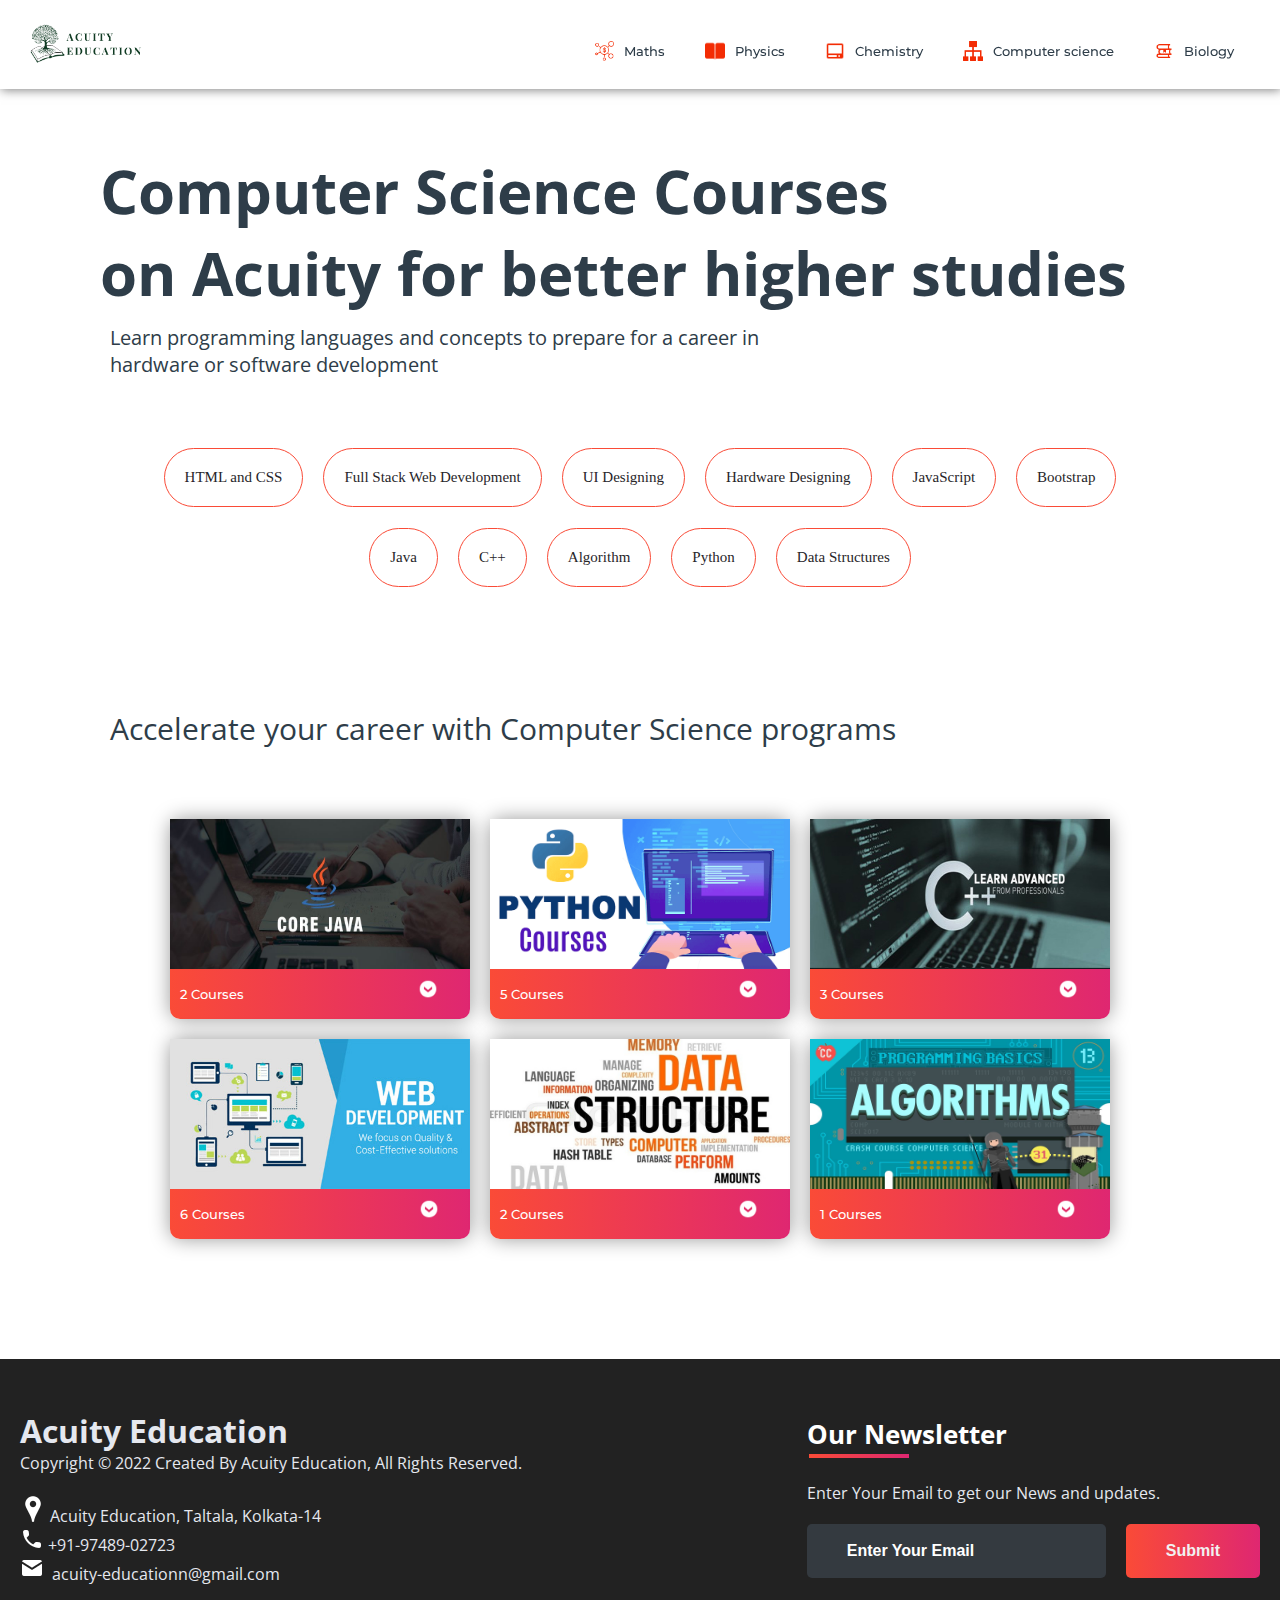
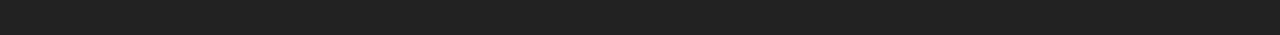
<file: subjects/computer_courses.html>
<!DOCTYPE html>
<html>
<head>
	<link rel="shortcut icon" type="png" href="../images/icon/favicon.png">
	<title>Computer Science Courses on Acuity</title>
	<link rel="stylesheet" type="text/css" href="subjects.css">
	<script type="text/javascript" src="../script.js"></script>
</head>
<body>
	
<!-- NAVIGATION -->
	<header>
		<div class="nav" id="nav">
			<div id="learned-logo">
			<a href="../index.html"><img src="../images/icon/logo-red.png" style="width: 120px;"></a></div>
			<div class="switch-tab" id="switch-tab" onclick="switchTAB()"><img src="../images/icon/menu.png"></div>
			<ul id="list-switch">
				<li><a href="math.html"><img src="../images/courses/d1.png" class="icon">Maths</a></li>
				<li><a href="phy.html"><img src="../images/courses/paper.png" class="icon">Physics</a></li>
				<li><a href="chem.html"><img src="../images/courses/computer.png" class="icon">Chemistry</a></li>
				<li><a href="computer_courses.html"><img src="../images/courses/data.png" class="icon">Computer science</a></li>
                <li><a href="bio.html"><img src="../images/courses/book.png" class="icon">Biology</a></li>
			</ul>
			<div class="search" id="search-switch">
				<input type="text" placeholder="Search" class="srch"><button id="srchbtn"><img src="../images/icon/search.png"></button>
			</div>
		</div>
	</header>
	

<!-- MAIN Heading of Page -->
	<div class="title">
		<span>Computer Science Courses<br>on Acuity for better higher studies</span>
		<div class="shortdesc">
			<p>Learn programming languages and concepts to prepare for a career in<br>hardware or software development</p>
		</div>
	</div>


<!-- Some KeyWords related to Topic -->
	<div class="course">
        <div class="cbox">
		<div class="det"><a href="#html_css">HTML and CSS</a></div>
		<div class="det"><a href="#">Full Stack Web Development</a></div>
		<div class="det"><a href="#">UI Designing</a></div>
		<div class="det"><a href="#">Hardware Designing</a></div>
		<div class="det"><a href="#javascript">JavaScript</a></div>
		<div class="det"><a href="#html_css">Bootstrap</a></div>
		</div>
		<div class="cbox">
		<div class="det"><a href="#java">Java</a></div>
		<div class="det"><a href="#c++">C++</a></div>
		<div class="det"><a href="#algo">Algorithm</a></div>
		<div class="det"><a href="#python">Python</a></div>
		<div class="det"><a href="#data">Data Structures</a></div>
		</div>
		
	</div>


<!-- Courses Available -->
	<div class="inbt">
		Accelerate your career with Computer Science programs
	</div>

	<div class="ccard">
	<center>
		<div class="ccardbox">
			<div class="dcard">
				<div class="fpart"><img src="../images/courses/java-course.jpg"></div>
				<a href="#java"><div class="spart">2 Courses <img src="../images/icon/dropdown.png"></div></a>
			</div>
			<div class="dcard">
				<div class="fpart"><img src="../images/courses/python-course.png"></div>
				<a href="#python"><div class="spart">5 Courses <img src="../images/icon/dropdown.png"></div></a>
			</div>
			<div class="dcard">
				<div class="fpart"><img src="../images/courses/c-course.jpg"></div>
				<a href="#c++"><div class="spart">3 Courses <img src="../images/icon/dropdown.png"></div></a>
			</div>
		</div>
		<div class="ccardbox">
			<div class="dcard">
				<div class="fpart"><img src="../images/courses/web-course.jpg"></div>
				<a href="#html_css"><div class="spart">6 Courses <img src="../images/icon/dropdown.png"></div></a>
			</div>
			<div class="dcard">
				<div class="fpart"><img src="../images/courses/data-course.jpg"></div>
				<a href="#data"><div class="spart">2 Courses <img src="../images/icon/dropdown.png"></div></a>
			</div>
			<div class="dcard">
				<div class="fpart"><img src="../images/courses/algo-course.jpg"></div>
				<a href="#algo"><div class="spart">1 Courses <img src="../images/icon/dropdown.png"></div></a>
			</div>
		</div>
	</center>
	</div>


<!-- Videos on JAVA Lectures -->
<!--
	<div class="title2" id="java">
		<span>Start Programming with Java</span>
		<div class="shortdesc2">
			<p>Practice and Practice to become a good Java programmer</p>
		</div>
	</div>
	
	<center>
		<div class="ccardbox2">
			<div class="dcard2"><span class="tag" >1/8</span>
				<div class="fpart2">
					<img src="../images/courses/java-course.jpg">
					<iframe src="https://www.youtube.com/embed/IsLyduxZ9sc" frameborder="0" allow="accelerometer; autoplay; encrypted-media; gyroscope; picture-in-picture" allowfullscreen></iframe>
				</div>
			</div>
			<div class="dcard2"><span class="tag" >2/8</span>
				<div class="fpart2">
					<img src="../images/courses/java-course.jpg">
					<iframe src="https://www.youtube.com/embed/U_vuESBFEpE" frameborder="0" allow="accelerometer; autoplay; encrypted-media; gyroscope; picture-in-picture" allowfullscreen></iframe>
				</div>
			</div>
			<div class="dcard2"><span class="tag" >3/8</span>
				<div class="fpart2">
					<img src="../images/courses/java-course.jpg">
					<iframe src="https://www.youtube.com/embed/7i8vbPA37y0" frameborder="0" allow="accelerometer; autoplay; encrypted-media; gyroscope; picture-in-picture" allowfullscreen></iframe>
				</div>
			</div>
			<div class="dcard2"><span class="tag" >4/8</span>
				<div class="fpart2">
					<img src="../images/courses/java-course.jpg">
					<iframe src="https://www.youtube.com/embed/FB47F-QIk3k" frameborder="0" allow="accelerometer; autoplay; encrypted-media; gyroscope; picture-in-picture" allowfullscreen></iframe>
				</div>
			</div>
			<div class="dcard2"><span class="tag" >5/8</span>
				<div class="fpart2">
					<img src="../images/courses/java-course.jpg">
					<iframe src="https://www.youtube.com/embed/8qyVcHJ1Et4" frameborder="0" allow="accelerometer; autoplay; encrypted-media; gyroscope; picture-in-picture" allowfullscreen></iframe>
				</div>
			</div>
			<div class="dcard2"><span class="tag" >6/8</span>
				<div class="fpart2">
					<img src="../images/courses/java-course.jpg">
					<iframe src="https://www.youtube.com/embed/N53Vf8HGd-0" frameborder="0" allow="accelerometer; autoplay; encrypted-media; gyroscope; picture-in-picture" allowfullscreen></iframe>
				</div>
			</div>
			<div class="dcard2"><span class="tag" >7/8</span>
				<div class="fpart2">
					<img src="../images/courses/java-course.jpg">
					<iframe src="https://www.youtube.com/embed/slz2Vc904Qg" frameborder="0" allow="accelerometer; autoplay; encrypted-media; gyroscope; picture-in-picture" allowfullscreen></iframe>
				</div>
			</div>
			<div class="dcard2"><span class="tag" >8/8</span>
				<div class="fpart2">
					<img src="../images/courses/java-course.jpg">
					<iframe src="https://www.youtube.com/embed/Q0NVRQP1Z5g" frameborder="0" allow="accelerometer; autoplay; encrypted-media; gyroscope; picture-in-picture" allowfullscreen></iframe>
				</div>
			</div>
		</div>
	</center>
	<br><br>
	<div class="click-me">
		<a href="https://www.youtube.com/watch?v=IsLyduxZ9sc&list=PLX9Zi6XTqOKQ7TdRz0QynGIKuMV9Q2H8E" target="_blank">Click Here to Watch full playlist</a>
	</div>
-->

<!-- Videos on C++ Lectures -->

<!--
	<div class="title2" id="c++">
		<span>Start Programming with C++</span>
		<div class="shortdesc2">
			<p>Practice and Practice to become a good C++ programmer</p>
		</div>
	</div>
	<center>
		<div class="ccardbox2">
			<div class="dcard2"><span class="tag" >1/8</span>
				<div class="fpart2"><img src="../images/courses/c-course.jpg">
					<iframe src="https://www.youtube.com/embed/Iuo9PpGE04Y" frameborder="0" allow="accelerometer; autoplay; encrypted-media; gyroscope; picture-in-picture" allowfullscreen></iframe>
				</div>
			</div>
			<div class="dcard2"><span class="tag" >2/8</span>
				<div class="fpart2"><img src="../images/courses/c-course.jpg">
					<iframe src="https://www.youtube.com/embed/52dHKRD7cdg" frameborder="0" allow="accelerometer; autoplay; encrypted-media; gyroscope; picture-in-picture" allowfullscreen></iframe>
				</div>
			</div>
			<div class="dcard2"><span class="tag" >3/8</span>
				<div class="fpart2"><img src="../images/courses/c-course.jpg">
					<iframe src="https://www.youtube.com/embed/Iuo9PpGE04Y" frameborder="0" allow="accelerometer; autoplay; encrypted-media; gyroscope; picture-in-picture" allowfullscreen></iframe>
				</div>
			</div>
			<div class="dcard2"><span class="tag" >4/8</span>
				<div class="fpart2"><img src="../images/courses/c-course.jpg">
					<iframe src="https://www.youtube.com/embed/Iuo9PpGE04Y" frameborder="0" allow="accelerometer; autoplay; encrypted-media; gyroscope; picture-in-picture" allowfullscreen></iframe>
				</div>
			</div>
		
			<div class="dcard2"><span class="tag" >5/8</span>
				<div class="fpart2"><img src="../images/courses/c-course.jpg">
					<iframe src="https://www.youtube.com/embed/Iuo9PpGE04Y" frameborder="0" allow="accelerometer; autoplay; encrypted-media; gyroscope; picture-in-picture" allowfullscreen></iframe>
				</div>
			</div>
			<div class="dcard2"><span class="tag" >6/8</span>
				<div class="fpart2"><img src="../images/courses/c-course.jpg">
					<iframe src="https://www.youtube.com/embed/Iuo9PpGE04Y" frameborder="0" allow="accelerometer; autoplay; encrypted-media; gyroscope; picture-in-picture" allowfullscreen></iframe>
				</div>
			</div>
			<div class="dcard2"><span class="tag" >7/8</span>
				<div class="fpart2"><img src="../images/courses/c-course.jpg">
					<iframe src="https://www.youtube.com/embed/Iuo9PpGE04Y" frameborder="0" allow="accelerometer; autoplay; encrypted-media; gyroscope; picture-in-picture" allowfullscreen></iframe>
				</div>
			</div>
			<div class="dcard2"><span class="tag" >8/8</span>
				<div class="fpart2"><img src="../images/courses/c-course.jpg">
					<iframe src="https://www.youtube.com/embed/Iuo9PpGE04Y" frameborder="0" allow="accelerometer; autoplay; encrypted-media; gyroscope; picture-in-picture" allowfullscreen></iframe>
				</div>
			</div>
		</div>
	</center>
<br><br>
	<div class="click-me">
		<a href="https://www.youtube.com/watch?v=Iuo9PpGE04Y&feature=youtu.be" target="_blank">Click Here to Watch full playlist</a>
	</div>
-->

<!-- Videos on PYTHON Lectures -->
<!--

	<div class="title2" id="python">
		<span>Start Programming with Python</span>
		<div class="shortdesc2">
			<p>Practice and Practice to become a good Python programmer</p>
		</div>
	</div>
	<center>
		<div class="ccardbox2">
			<div class="dcard2"><span class="tag" >1/8</span>
				<div class="fpart2"><img src="../images/courses/python-course.png">
					<iframe src="https://www.youtube.com/embed/QXeEoD0pB3E" frameborder="0" allow="accelerometer; autoplay; encrypted-media; gyroscope; picture-in-picture" allowfullscreen></iframe>
				</div>
			</div>
			<div class="dcard2"><span class="tag" >2/8</span>
				<div class="fpart2"><img src="../images/courses/python-course.png">
					<iframe src="https://www.youtube.com/embed/QXeEoD0pB3E" frameborder="0" allow="accelerometer; autoplay; encrypted-media; gyroscope; picture-in-picture" allowfullscreen></iframe>
				</div>
			</div>
			<div class="dcard2"><span class="tag" >3/8</span>
				<div class="fpart2"><img src="../images/courses/python-course.png">
					<iframe src="https://www.youtube.com/embed/QXeEoD0pB3E" frameborder="0" allow="accelerometer; autoplay; encrypted-media; gyroscope; picture-in-picture" allowfullscreen></iframe>
				</div>
			</div>
			<div class="dcard2"><span class="tag" >4/8</span>
				<div class="fpart2"><img src="../images/courses/python-course.png">
					<iframe src="https://www.youtube.com/embed/QXeEoD0pB3E" frameborder="0" allow="accelerometer; autoplay; encrypted-media; gyroscope; picture-in-picture" allowfullscreen></iframe>
				</div>
			</div>
		
			<div class="dcard2"><span class="tag" >5/8</span>
				<div class="fpart2"><img src="../images/courses/python-course.png">
					<iframe src="https://www.youtube.com/embed/QXeEoD0pB3E" frameborder="0" allow="accelerometer; autoplay; encrypted-media; gyroscope; picture-in-picture" allowfullscreen></iframe>
				</div>
			</div>
			<div class="dcard2"><span class="tag" >6/8</span>
				<div class="fpart2"><img src="../images/courses/python-course.png">
					<iframe src="https://www.youtube.com/embed/QXeEoD0pB3E" frameborder="0" allow="accelerometer; autoplay; encrypted-media; gyroscope; picture-in-picture" allowfullscreen></iframe>
				</div>
			</div>
			<div class="dcard2"><span class="tag" >7/8</span>
				<div class="fpart2"><img src="../images/courses/python-course.png">
					<iframe src="https://www.youtube.com/embed/QXeEoD0pB3E" frameborder="0" allow="accelerometer; autoplay; encrypted-media; gyroscope; picture-in-picture" allowfullscreen></iframe>
				</div>
			</div>
			<div class="dcard2"><span class="tag" >8/8</span>
				<div class="fpart2"><img src="../images/courses/python-course.png">
					<iframe src="https://www.youtube.com/embed/QXeEoD0pB3E" frameborder="0" allow="accelerometer; autoplay; encrypted-media; gyroscope; picture-in-picture" allowfullscreen></iframe>
				</div>
			</div>
		</div>
	</center>

<br><br>
	<div class="click-me">
		<a href="https://youtu.be/QXeEoD0pB3E" target="_blank">Click Here to Watch full playlist</a>
	</div>
-->
<!-- Videos on DATA STRUCTURES Lectures -->
<!--

	<div class="title2" id="data">
		<span>Data Structures</span>
		<div class="shortdesc2">
			<p>Make your data structures concepts strong...</p>
		</div>
	</div>
	<center>
		<div class="ccardbox2">
			<div class="dcard2"><span class="tag" >1/8</span>
				<div class="fpart2"><img src="../images/courses/data-course.jpg">
					<iframe src="https://www.youtube.com/embed/Db9ZYbJONHc" frameborder="0" allow="accelerometer; autoplay; encrypted-media; gyroscope; picture-in-picture" allowfullscreen></iframe>
				</div>
			</div>
			<div class="dcard2"><span class="tag" >2/8</span>
				<div class="fpart2"><img src="../images/courses/data-course.jpg">
					<iframe src="https://www.youtube.com/embed/Db9ZYbJONHc" frameborder="0" allow="accelerometer; autoplay; encrypted-media; gyroscope; picture-in-picture" allowfullscreen></iframe>
				</div>
			</div>
			<div class="dcard2"><span class="tag" >3/8</span>
				<div class="fpart2"><img src="../images/courses/data-course.jpg">
					<iframe src="https://www.youtube.com/embed/Db9ZYbJONHc" frameborder="0" allow="accelerometer; autoplay; encrypted-media; gyroscope; picture-in-picture" allowfullscreen></iframe>
				</div>
			</div>
			<div class="dcard2"><span class="tag" >4/8</span>
				<div class="fpart2"><img src="../images/courses/data-course.jpg">
					<iframe src="https://www.youtube.com/embed/Db9ZYbJONHc" frameborder="0" allow="accelerometer; autoplay; encrypted-media; gyroscope; picture-in-picture" allowfullscreen></iframe>
				</div>
			</div>
		
			<div class="dcard2"><span class="tag" >5/8</span>
				<div class="fpart2"><img src="../images/courses/data-course.jpg">
					<iframe src="https://www.youtube.com/embed/Db9ZYbJONHc" frameborder="0" allow="accelerometer; autoplay; encrypted-media; gyroscope; picture-in-picture" allowfullscreen></iframe>
				</div>
			</div>
			<div class="dcard2"><span class="tag" >6/8</span>
				<div class="fpart2"><img src="../images/courses/data-course.jpg">
					<iframe src="https://www.youtube.com/embed/Db9ZYbJONHc" frameborder="0" allow="accelerometer; autoplay; encrypted-media; gyroscope; picture-in-picture" allowfullscreen></iframe>
				</div>
			</div>
			<div class="dcard2"><span class="tag" >7/8</span>
				<div class="fpart2"><img src="../images/courses/data-course.jpg">
					<iframe src="https://www.youtube.com/embed/Db9ZYbJONHc" frameborder="0" allow="accelerometer; autoplay; encrypted-media; gyroscope; picture-in-picture" allowfullscreen></iframe>
				</div>
			</div>
			<div class="dcard2"><span class="tag" >8/8</span>
				<div class="fpart2"><img src="../images/courses/data-course.jpg">
					<iframe src="https://www.youtube.com/embed/Db9ZYbJONHc" frameborder="0" allow="accelerometer; autoplay; encrypted-media; gyroscope; picture-in-picture" allowfullscreen></iframe>
				</div>
			</div>
		</div>
	</center>
<br><br>
	<div class="click-me">
		<a href="https://www.youtube.com/watch?v=Db9ZYbJONHc" target="_blank">Click Here to Watch full playlist</a>
	</div>
-->

<!-- Videos on ALGORITHM Lectures -->
<!--

	<div class="title2" id="algo">
		<span>Algorithm</span>
		<div class="shortdesc2">
			<p>Make your algorithm concepts clear...</p>
		</div>
	</div>
	<center>
		<div class="ccardbox2">
			<div class="dcard2"><span class="tag" >1/8</span>
				<div class="fpart2"><img src="../images/courses/algo-course.jpg">
					<iframe src="https://www.youtube.com/embed/0IAPZzGSbME" frameborder="0" allow="accelerometer; autoplay; encrypted-media; gyroscope; picture-in-picture" allowfullscreen></iframe>
				</div>
			</div>
			<div class="dcard2"><span class="tag" >2/8</span>
				<div class="fpart2"><img src="../images/courses/algo-course.jpg">
					<iframe src="https://www.youtube.com/embed/0IAPZzGSbME" frameborder="0" allow="accelerometer; autoplay; encrypted-media; gyroscope; picture-in-picture" allowfullscreen></iframe>
				</div>
			</div>
			<div class="dcard2"><span class="tag" >3/8</span>
				<div class="fpart2"><img src="../images/courses/algo-course.jpg">
					<iframe src="https://www.youtube.com/embed/0IAPZzGSbME" frameborder="0" allow="accelerometer; autoplay; encrypted-media; gyroscope; picture-in-picture" allowfullscreen></iframe>
				</div>
			</div>
			<div class="dcard2"><span class="tag" >4/8</span>
				<div class="fpart2"><img src="../images/courses/algo-course.jpg">
					<iframe src="https://www.youtube.com/embed/0IAPZzGSbME" frameborder="0" allow="accelerometer; autoplay; encrypted-media; gyroscope; picture-in-picture" allowfullscreen></iframe>
				</div>
			</div>
		
			<div class="dcard2"><span class="tag" >5/8</span>
				<div class="fpart2"><img src="../images/courses/algo-course.jpg">
					<iframe src="https://www.youtube.com/embed/0IAPZzGSbME" frameborder="0" allow="accelerometer; autoplay; encrypted-media; gyroscope; picture-in-picture" allowfullscreen></iframe>
				</div>
			</div>
			<div class="dcard2"><span class="tag" >6/8</span>
				<div class="fpart2"><img src="../images/courses/algo-course.jpg">
					<iframe src="https://www.youtube.com/embed/0IAPZzGSbME" frameborder="0" allow="accelerometer; autoplay; encrypted-media; gyroscope; picture-in-picture" allowfullscreen></iframe>
				</div>
			</div>
			<div class="dcard2"><span class="tag" >7/8</span>
				<div class="fpart2"><img src="../images/courses/algo-course.jpg">
					<iframe src="https://www.youtube.com/embed/0IAPZzGSbME" frameborder="0" allow="accelerometer; autoplay; encrypted-media; gyroscope; picture-in-picture" allowfullscreen></iframe>
				</div>
			</div>
			<div class="dcard2"><span class="tag" >8/8</span>
				<div class="fpart2"><img src="../images/courses/algo-course.jpg">
					<iframe src="https://www.youtube.com/embed/0IAPZzGSbME" frameborder="0" allow="accelerometer; autoplay; encrypted-media; gyroscope; picture-in-picture" allowfullscreen></iframe>
				</div>
			</div>
		</div>
	</center>
<br><br>
	<div class="click-me">
		<a href="https://www.youtube.com/watch?v=0IAPZzGSbME" target="_blank">Click Here to Watch full playlist</a>
	</div>
-->

<!-- Videos on HTML and CSS Lectures -->
<!--

	<div class="title2" id="html_css">
		<span>Start Programming with HTML and CSS</span>
		<div class="shortdesc2">
			<p>Show your creativity and uniqueness</p>
		</div>
	</div>
	<center>
		<div class="ccardbox2">
			<div class="dcard2"><span class="tag" >1/8</span>
				<div class="fpart2"><img src="../images/courses/web-course.jpg">
					<iframe src="https://www.youtube.com/embed/TKYsuU86-DQ" frameborder="0" allow="accelerometer; autoplay; encrypted-media; gyroscope; picture-in-picture" allowfullscreen></iframe>
				</div>
			</div>
			<div class="dcard2"><span class="tag" >2/8</span>
				<div class="fpart2"><img src="../images/courses/web-course.jpg">
					<iframe src="https://www.youtube.com/embed/TKYsuU86-DQ" frameborder="0" allow="accelerometer; autoplay; encrypted-media; gyroscope; picture-in-picture" allowfullscreen></iframe>
				</div>
			</div>
			<div class="dcard2"><span class="tag" >3/8</span>
				<div class="fpart2"><img src="../images/courses/web-course.jpg">
					<iframe src="https://www.youtube.com/embed/TKYsuU86-DQ" frameborder="0" allow="accelerometer; autoplay; encrypted-media; gyroscope; picture-in-picture" allowfullscreen></iframe>
				</div>
			</div>
			<div class="dcard2"><span class="tag" >4/8</span>
				<div class="fpart2"><img src="../images/courses/web-course.jpg">
					<iframe src="https://www.youtube.com/embed/TKYsuU86-DQ" frameborder="0" allow="accelerometer; autoplay; encrypted-media; gyroscope; picture-in-picture" allowfullscreen></iframe>
				</div>
			</div>
		
			<div class="dcard2"><span class="tag" >5/8</span>
				<div class="fpart2"><img src="../images/courses/web-course.jpg">
					<iframe src="https://www.youtube.com/embed/TKYsuU86-DQ" frameborder="0" allow="accelerometer; autoplay; encrypted-media; gyroscope; picture-in-picture" allowfullscreen></iframe>
				</div>
			</div>
			<div class="dcard2"><span class="tag" >6/8</span>
				<div class="fpart2"><img src="../images/courses/web-course.jpg">
					<iframe src="https://www.youtube.com/embed/TKYsuU86-DQ" frameborder="0" allow="accelerometer; autoplay; encrypted-media; gyroscope; picture-in-picture" allowfullscreen></iframe>
				</div>
			</div>
			<div class="dcard2"><span class="tag" >7/8</span>
				<div class="fpart2"><img src="../images/courses/web-course.jpg">
					<iframe src="https://www.youtube.com/embed/TKYsuU86-DQ" frameborder="0" allow="accelerometer; autoplay; encrypted-media; gyroscope; picture-in-picture" allowfullscreen></iframe>
				</div>
			</div>
			<div class="dcard2"><span class="tag" >8/8</span>
				<div class="fpart2"><img src="../images/courses/web-course.jpg">
					<iframe src="https://www.youtube.com/embed/TKYsuU86-DQ" frameborder="0" allow="accelerometer; autoplay; encrypted-media; gyroscope; picture-in-picture" allowfullscreen></iframe>
				</div>
			</div>
		</div>
	</center>

<br><br>
	<div class="click-me">
		<a href="https://www.youtube.com/watch?v=TKYsuU86-DQ" target="_blank">Click Here to Watch full playlist</a>
	</div>
-->
<!-- Videos on JAVASCRIPT Lectures -->
<!--

	<div class="title2" id="javascript">
		<span>Start Programming with JavaScript</span>
		<div class="shortdesc2">
			<p>Use this to build great projects</p>
		</div>
	</div>
	<center>
		<div class="ccardbox2">
			<div class="dcard2"><span class="tag" >1/8</span>
				<div class="fpart2"><img src="../images/courses/javascript-course.jpg">
					<iframe src="https://www.youtube.com/embed/uDwSnnhl1Ng" frameborder="0" allow="accelerometer; autoplay; encrypted-media; gyroscope; picture-in-picture" allowfullscreen></iframe>
				</div>
			</div>
			<div class="dcard2"><span class="tag" >2/8</span>
				<div class="fpart2"><img src="../images/courses/javascript-course.jpg">
					<iframe src="https://www.youtube.com/embed/uDwSnnhl1Ng" frameborder="0" allow="accelerometer; autoplay; encrypted-media; gyroscope; picture-in-picture" allowfullscreen></iframe>
				</div>
			</div>
			<div class="dcard2"><span class="tag" >3/8</span>
				<div class="fpart2"><img src="../images/courses/javascript-course.jpg">
					<iframe src="https://www.youtube.com/embed/uDwSnnhl1Ng" frameborder="0" allow="accelerometer; autoplay; encrypted-media; gyroscope; picture-in-picture" allowfullscreen></iframe>
				</div>
			</div>
			<div class="dcard2"><span class="tag" >4/8</span>
				<div class="fpart2"><img src="../images/courses/javascript-course.jpg">
					<iframe src="https://www.youtube.com/embed/uDwSnnhl1Ng" frameborder="0" allow="accelerometer; autoplay; encrypted-media; gyroscope; picture-in-picture" allowfullscreen></iframe>
				</div>
			</div>
		
			<div class="dcard2"><span class="tag" >5/8</span>
				<div class="fpart2"><img src="../images/courses/javascript-course.jpg">
					<iframe src="https://www.youtube.com/embed/uDwSnnhl1Ng" frameborder="0" allow="accelerometer; autoplay; encrypted-media; gyroscope; picture-in-picture" allowfullscreen></iframe>
				</div>
			</div>
			<div class="dcard2"><span class="tag" >6/8</span>
				<div class="fpart2"><img src="../images/courses/javascript-course.jpg">
					<iframe src="https://www.youtube.com/embed/uDwSnnhl1Ng" frameborder="0" allow="accelerometer; autoplay; encrypted-media; gyroscope; picture-in-picture" allowfullscreen></iframe>
				</div>
			</div>
			<div class="dcard2"><span class="tag" >7/8</span>
				<div class="fpart2"><img src="../images/courses/javascript-course.jpg">
					<iframe src="https://www.youtube.com/embed/uDwSnnhl1Ng" frameborder="0" allow="accelerometer; autoplay; encrypted-media; gyroscope; picture-in-picture" allowfullscreen></iframe>
				</div>
			</div>
			<div class="dcard2"><span class="tag" >8/8</span>
				<div class="fpart2"><img src="../images/courses/javascript-course.jpg">
					<iframe src="https://www.youtube.com/embed/uDwSnnhl1Ng" frameborder="0" allow="accelerometer; autoplay; encrypted-media; gyroscope; picture-in-picture" allowfullscreen></iframe>
				</div>
			</div>
		</div>
	</center>
<br><br>
	<div class="click-me">
		<a href="https://www.youtube.com/watch?v=uDwSnnhl1Ng" target="_blank">Click Here to Watch full playlist</a>
	</div>
-->

<!-- PROJECTS -->
<!--
	<div class="title2" id="projects">
		<span>Browse Projects</span>
		<div class="shortdesc2">
			<p>Here you can find various Projects related to Web Deveopment, AI, Java Projects, etc</p>
		</div>
	</div>
	<div class="project-panel">
		<div class="project-card">
			<img src="../images/projects/p1.jpg">
			<div class="info">
				<h4>Digi Library</h4><p>Interactive Library Management Software made using JAVA & MySQL</p>
				<div class="download"><a href="https://github.com/roshan9419" target="_blank">Download</a></div>	
			</div>
		</div>
		<div class="project-card">
			<img src="../images/projects/p2.jpg">
			<div class="info">
				<h4>LearnEd</h4><p>It is an Educational Website made using HTML, CSS & JavaScript</p>
				<div class="download"><a href="https://github.com/roshan9419" target="_blank">Download</a></div>
			</div>
		</div>
		<div class="project-card">
			<img src="../images/projects/p3.jpg">
			<div class="info">
				<h4>Photo Gallery</h4><p>This Website helps you to manage your Personal Photos developed using HTML, CSS & JavaScript</p>
				<div class="download"><a href="https://github.com/roshan9419" target="_blank">Download</a></div>
			</div>
		</div>
		<div class="project-card">
			<img src="../images/projects/p4.jpg">
			<div class="info">
				<h4>Sports Fitness</h4><p>This Website helps you in your favorite Sports made using HTML, CSS & JavaScript</p>
				<div class="download"><a href="https://github.com/roshan9419" target="_blank">Download</a></div>
			</div>
		</div>
		<div class="project-card">
			<img src="../images/projects/p5.jpg">
			<div class="info">
				<h4>Smart TMS</h4><p>This Software helps you to managen the records of Challans used in Traffic Management System made using C++</p>
				<div class="download"><a href="https://github.com/roshan9419/smart_traffic" target="_blank">Download</a></div>
			</div>
		</div>

	</div>
-->

<br><br><br><br><br>

<!-- FOOTER -->
<footer>
	<div class="footer-container">
		<div class="left-col">
			<h1>Acuity Education</h1>
			<div class="logo"></div>
<!--
			<div class="social-media">
				<a href="#"><img src="../images/icon\fb.png"></a>
				<a href="#"><img src="../images/icon\insta.png"></a>
				<a href="#"><img src="../images/icon\tt.png"></a>
				<a href="#"><img src="../images/icon\ytube.png"></a>
				<a href="#"><img src="../images/icon\linkedin.png"></a>
			</div><br><br>
-->
			<p class="rights-text">Copyright © 2022 Created By Acuity Education, All Rights Reserved.</p>
			<br><p><img src="../images/icon/location.png"> Acuity Education, Taltala, Kolkata-14</p>
			<p><img src="../images/icon/phone.png"> +91-97489-02723<br><img src="../images/icon/mail.png">&nbsp; acuity-educationn@gmail.com</p>
		</div>
		<div class="right-col">
			<h1 style="color: #fff">Our Newsletter</h1>
			<div class="border"></div><br>
			<p>Enter Your Email to get our News and updates.</p>
			<form class="newsletter-form">
				<input class="txtb" type="email" placeholder="Enter Your Email">
				<input class="btn" type="submit" value="Submit">
			</form>
		</div>
	</div>
</footer>

</body>
</html>
</file>
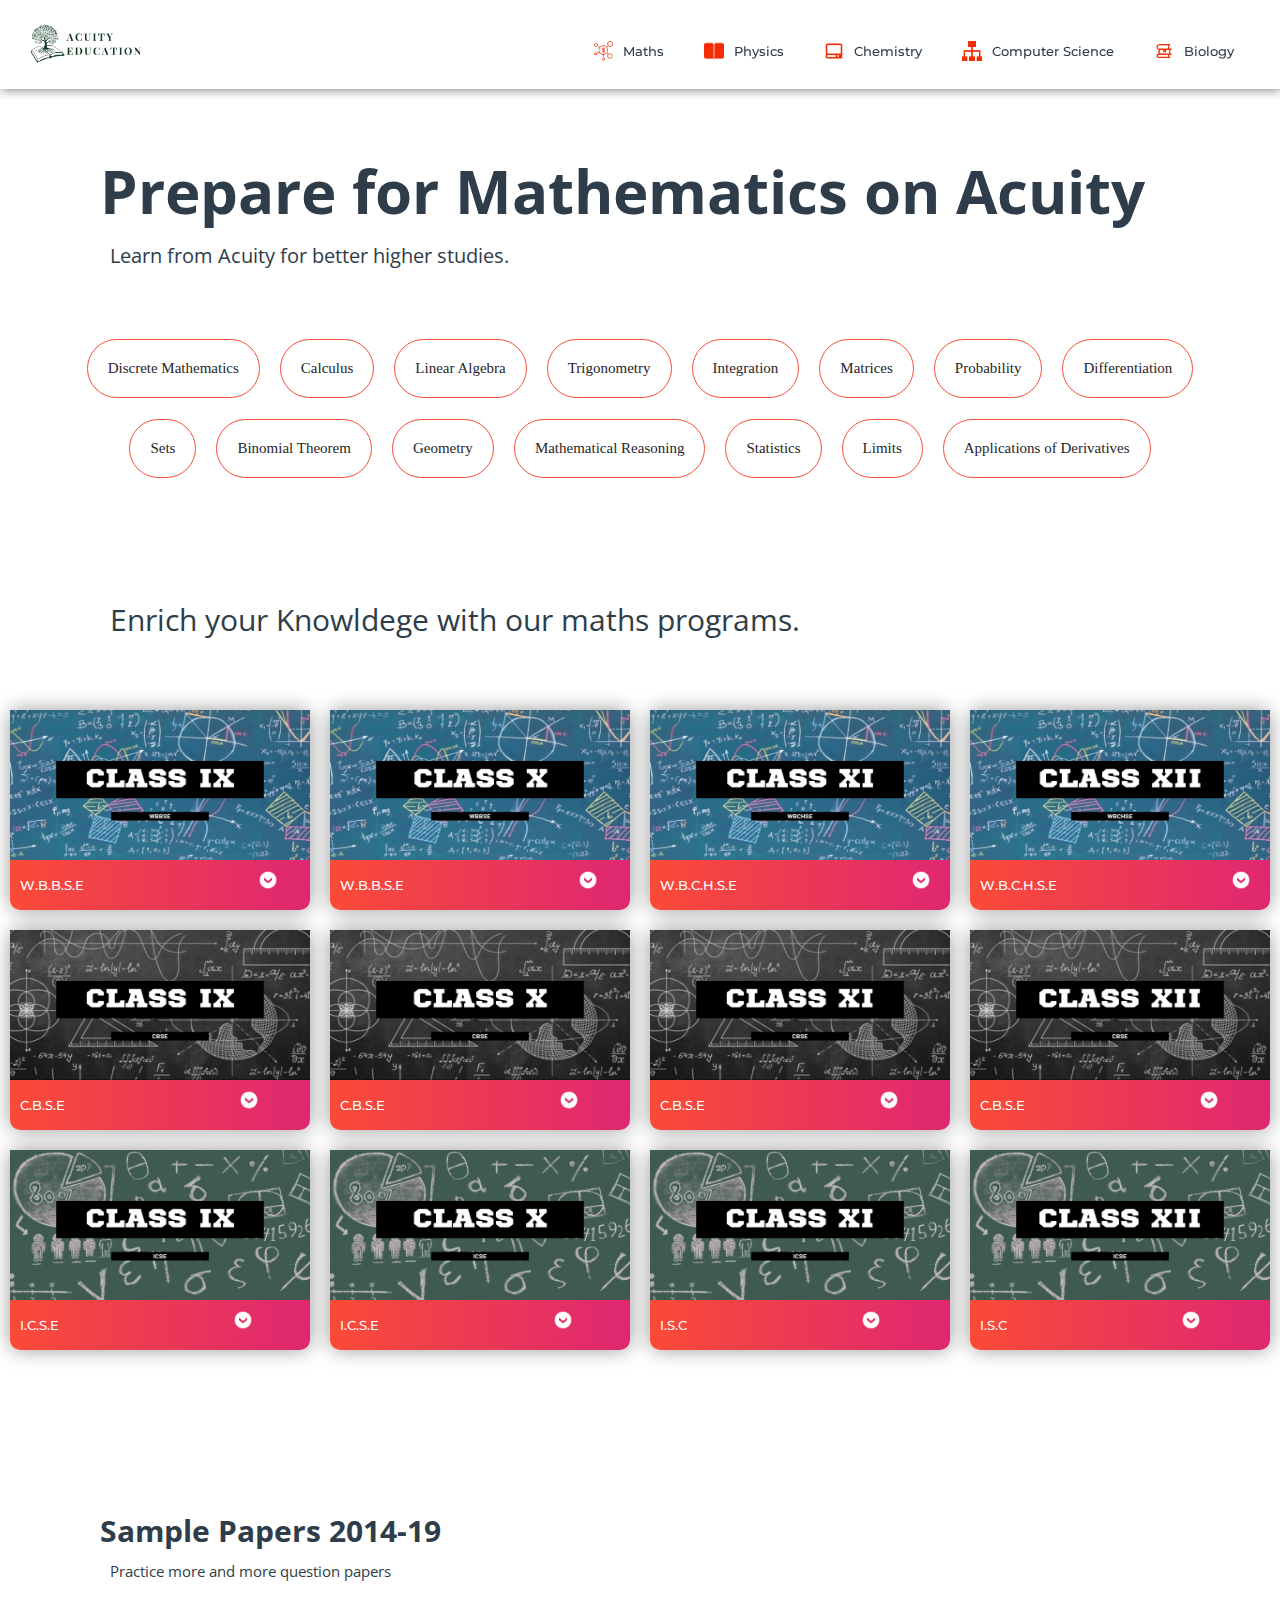
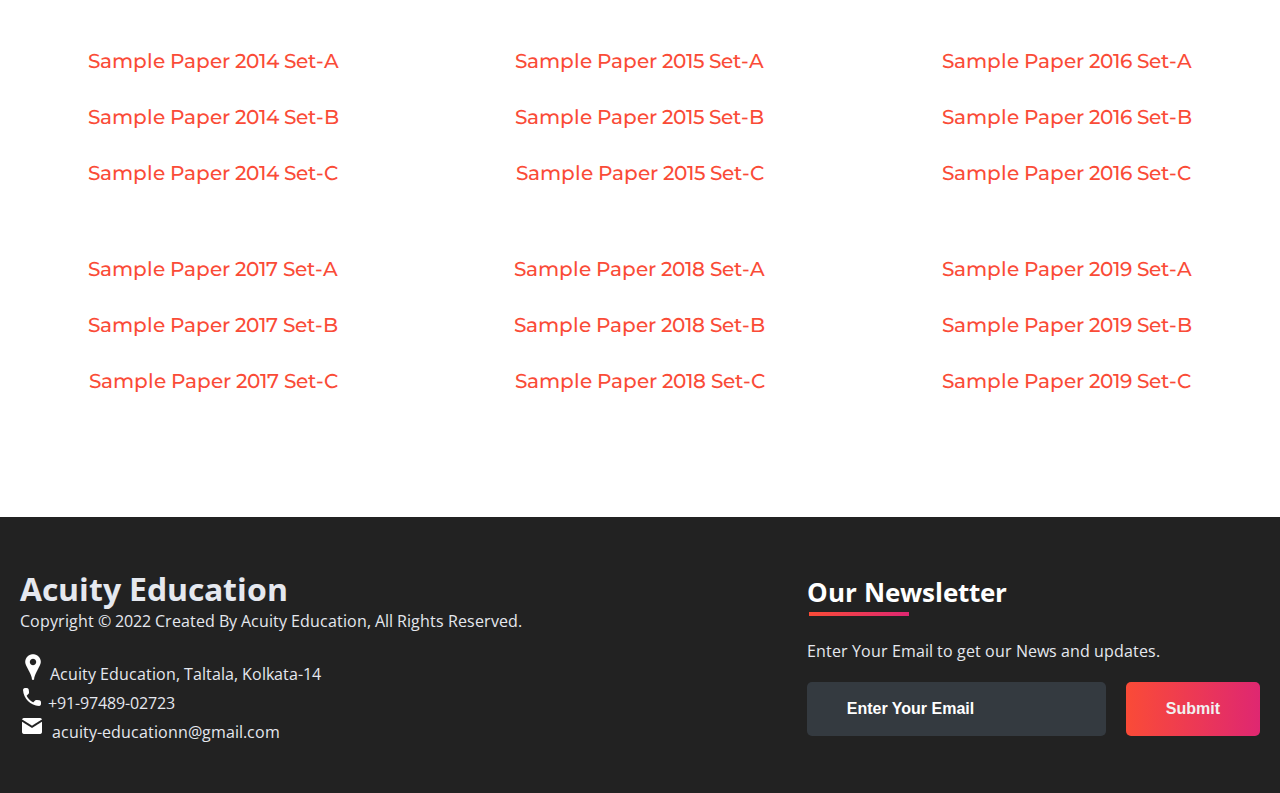
<file: subjects/math.html>
<!DOCTYPE html>
<html>
<head>
	<link rel="shortcut icon" type="png" href="../images/icon/favicon.png">
	<title>Prepare for Mathematics on Acuity</title>
	<link rel="stylesheet" type="text/css" href="subjects.css">
	<script type="text/javascript" src="../script.js"></script>
</head>
<body>

<!-- NAVIGATION -->
	<header>
		<div class="nav" id="nav">
			<div id="learned-logo">
			<a href="../index.html"><img src="../images/icon/logo-red.png" style="width: 120px;"></a></div>
			<div class="switch-tab" id="switch-tab" onclick="switchTAB()"><img src="../images/icon/menu.png"></div>
			<ul id="list-switch">
				<li><a href="math.html"><img src="../images/courses/d1.png" class="icon">Maths</a></li>
				<li><a href="phy.html"><img src="../images/courses/paper.png" class="icon">Physics</a></li>
				<li><a href="chem.html"><img src="../images/courses/computer.png" class="icon">Chemistry</a></li>
				<li><a href="computer_courses.html"><img src="../images/courses/data.png" class="icon">Computer Science</a></li>
                <li><a href="bio.html"><img src="../images/courses/book.png" class="icon">Biology</a></li>
			</ul>
			<div class="search" id="search-switch">
				<input type="text" placeholder="Search" class="srch"><button id="srchbtn"><img src="../images/icon/search.png"></button>
			</div>
		</div>
	</header>


<!-- Main Title of the Page -->
	<div class="title">
		<span>Prepare for Mathematics on Acuity</span>
		<div class="shortdesc">
			<p>Learn from Acuity for better higher studies.</p>
		</div>
	</div>


<!-- Some KeyWords related to topic -->
	<div class="course">
		<div class="cbox">
            <div class="det"><a href="#math">Discrete Mathematics</a></div>
            <div class="det"><a href="#math">Calculus</a></div>
            <div class="det"><a href="#math">Linear Algebra</a></div>
            <div class="det"><a href="#math">Trigonometry</a></div>
            <div class="det"><a href="#math">Integration</a></div>
            <div class="det"><a href="#math">Matrices</a></div>
            <div class="det"><a href="#math">Probability</a></div>
            <div class="det"><a href="#math">Differentiation</a></div>
        </div> 
        <div class="cbox">
            <div class="det"><a href="#math">Sets</a></div>
            <div class="det"><a href="#math">Binomial Theorem</a></div>
            <div class="det"><a href="#math">Geometry</a></div>
            <div class="det"><a href="#math">Mathematical Reasoning</a></div>
            <div class="det"><a href="#math">Statistics</a></div>
            <div class="det"><a href="#math">Limits</a></div>
            <div class="det"><a href="#math">Applications of Derivatives</a></div>
		</div>
	</div>


<!-- Courses Available -->
	<div class="inbt">
		Enrich your Knowldege with our maths programs.
	</div>

	<div class="ccard">
	<center>
		<div class="ccardbox">
			<div class="dcard">
				<div class="fpart"><img src="../images/courses/wb-ix.png"></div>
				<a href="#math"><div class="spart">W.B.B.S.E <img src="../images/icon/dropdown.png"></div></a>
			</div>
			<div class="dcard">
				<div class="fpart"><img src="../images/courses/wb-x.png"></div>
				<a href="#digital"><div class="spart">W.B.B.S.E <img src="../images/icon/dropdown.png"></div></a>
			</div>
			<div class="dcard">
				<div class="fpart"><img src="../images/courses/wb-xi.png"></div>
				<a href="#coaa"><div class="spart">W.B.C.H.S.E <img src="../images/icon/dropdown.png"></div></a>
			</div>
			<div class="dcard">
				<div class="fpart"><img src="../images/courses/wb-xii.png"></div>
				<a href="#database"><div class="spart">W.B.C.H.S.E <img src="../images/icon/dropdown.png"></div></a>
			</div>
			<div class="dcard">
				<div class="fpart"><img src="../images/courses/cb-ix.png"></div>
				<a href="computer_courses.html#data"><div class="spart">C.B.S.E <img src="../images/icon/dropdown.png"></div></a>
			</div>
			<div class="dcard">
				<div class="fpart"><img src="../images/courses/cb-x.png"></div>
				<a href="#compiler"><div class="spart">C.B.S.E <img src="../images/icon/dropdown.png"></div></a>
			</div>
			<div class="dcard">
				<div class="fpart"><img src="../images/courses/cb-xi.png"></div>
				<a href="#os"><div class="spart">C.B.S.E <img src="../images/icon/dropdown.png"></div></a>
			</div>
			<div class="dcard">
				<div class="fpart"><img src="../images/courses/cb-xii.png"></div>
				<a href="#cn"><div class="spart">C.B.S.E <img src="../images/icon/dropdown.png"></div></a>
			</div>
			<div class="dcard">
				<div class="fpart"><img src="../images/courses/icse-ix.png"></div>
				<a href="../samplePapers/icse/sylabus/math-isc-ix.pdf"><div class="spart">I.C.S.E <img src="../images/icon/dropdown.png"></div></a>
			</div>
			<div class="dcard">
				<div class="fpart"><img src="../images/courses/icse-x.png"></div>
				<a href="../samplePapers/icse/sylabus/math-isc-x.pdf"><div class="spart">I.C.S.E <img src="../images/icon/dropdown.png"></div></a>
			</div>
			<div class="dcard">
				<div class="fpart"><img src="../images/courses/isce-xi.png"></div>
				<a href="../samplePapers/icse/sylabus/math-ics-xi.pdf"><div class="spart">I.S.C <img src="../images/icon/dropdown.png"></div></a>
			</div>
			<div class="dcard">
				<div class="fpart"><img src="../images/courses/icse-xii.png"></div>
				<a href="../samplePapers/icse/sylabus/math-ics-xii.pdf"><div class="spart">I.S.C <img src="../images/icon/dropdown.png"></div></a>
			</div>
		</div>
	</center>
	</div>

<!-- Links for SAMPLE PAPERS of JEE MAINS & ADVANCED -->

	<div class="title2" id="sample_papers">
		<span>Sample Papers 2014-19</span>
		<div class="shortdesc2">
			<p>Practice more and more question papers</p>
		</div>
	</div>

	<div class="sample">
		<ul>
			<li><a href="../samplePapers/p1.pdf" target="_blank">Sample Paper 2014 Set-A</a></li>
			<li><a href="../samplePapers/p1.pdf" target="_blank">Sample Paper 2014 Set-B</a></li>
			<li><a href="../samplePapers/p1.pdf" target="_blank">Sample Paper 2014 Set-C</a></li>
		</ul>
		<ul>
			<li><a href="../samplePapers/p1.pdf" target="_blank">Sample Paper 2015 Set-A</a></li>
			<li><a href="../samplePapers/p1.pdf" target="_blank">Sample Paper 2015 Set-B</a></li>
			<li><a href="../samplePapers/p1.pdf" target="_blank">Sample Paper 2015 Set-C</a></li>
		</ul>
		<ul>
			<li><a href="../samplePapers/p1.pdf" target="_blank">Sample Paper 2016 Set-A</a></li>
			<li><a href="../samplePapers/p1.pdf" target="_blank">Sample Paper 2016 Set-B</a></li>
			<li><a href="../samplePapers/p1.pdf" target="_blank">Sample Paper 2016 Set-C</a></li>
		</ul>
	</div>
	<div class="sample lastSample">
		<ul>
			<li><a href="../samplePapers/p1.pdf" target="_blank">Sample Paper 2017 Set-A</a></li>
			<li><a href="../samplePapers/p1.pdf" target="_blank">Sample Paper 2017 Set-B</a></li>
			<li><a href="../samplePapers/p1.pdf" target="_blank">Sample Paper 2017 Set-C</a></li>
		</ul>
		<ul>
			<li><a href="../samplePapers/p1.pdf" target="_blank">Sample Paper 2018 Set-A</a></li>
			<li><a href="../samplePapers/p1.pdf" target="_blank">Sample Paper 2018 Set-B</a></li>
			<li><a href="../samplePapers/p1.pdf" target="_blank">Sample Paper 2018 Set-C</a></li>
		</ul>
		<ul>
			<li><a href="../samplePapers/p1.pdf" target="_blank">Sample Paper 2019 Set-A</a></li>
			<li><a href="../samplePapers/p1.pdf" target="_blank">Sample Paper 2019 Set-B</a></li>
			<li><a href="../samplePapers/p1.pdf" target="_blank">Sample Paper 2019 Set-C</a></li>
		</ul>
	</div>


<!-- FOOTER -->
	<footer>
		<div class="footer-container">
			<div class="left-col">
			<h1>Acuity Education</h1>
			<div class="logo"></div>
<!--
			<div class="social-media">
				<a href="#"><img src="../images/icon\fb.png"></a>
				<a href="#"><img src="../images/icon\insta.png"></a>
				<a href="#"><img src="../images/icon\tt.png"></a>
				<a href="#"><img src="../images/icon\ytube.png"></a>
				<a href="#"><img src="../images/icon\linkedin.png"></a>
			</div><br><br>
-->
			<p class="rights-text">Copyright © 2022 Created By Acuity Education, All Rights Reserved.</p>
			<br><p><img src="../images/icon/location.png"> Acuity Education, Taltala, Kolkata-14</p>
			<p><img src="../images/icon/phone.png"> +91-97489-02723<br><img src="../images/icon/mail.png">&nbsp; acuity-educationn@gmail.com</p>
		</div>
		<div class="right-col">
			<h1 style="color: #fff">Our Newsletter</h1>
			<div class="border"></div><br>
			<p>Enter Your Email to get our News and updates.</p>
			<form class="newsletter-form">
				<input class="txtb" type="email" placeholder="Enter Your Email">
				<input class="btn" type="submit" value="Submit">
			</form>
			</div>
		</div>
	</footer>

</body>
</html>
</file>
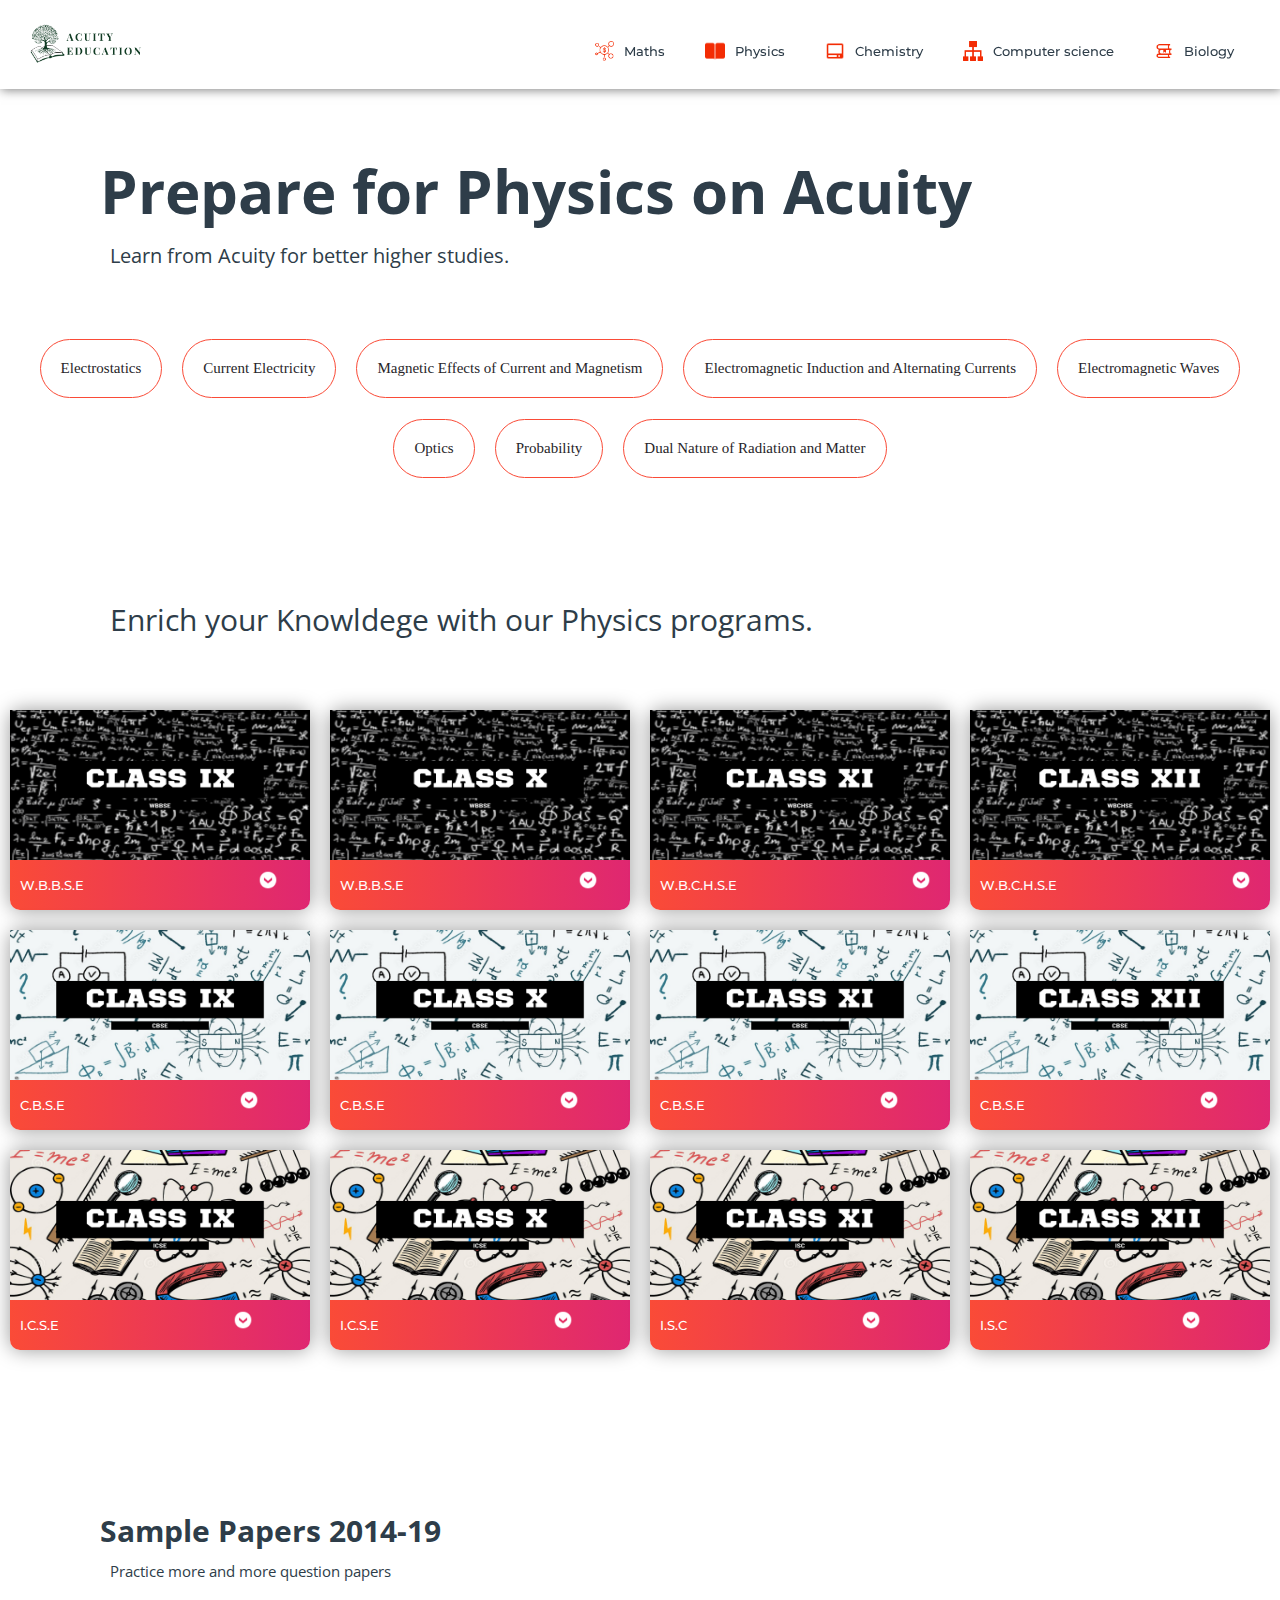
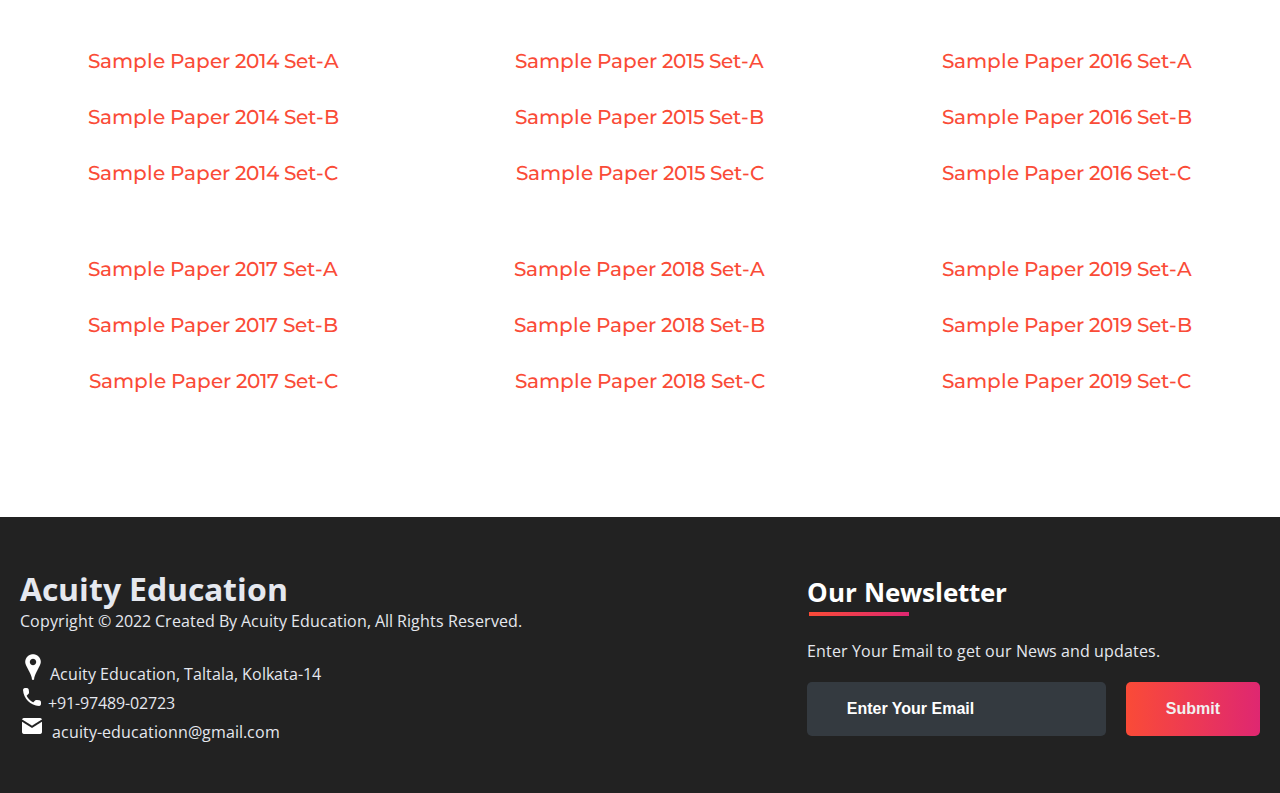
<file: subjects/phy.html>
<!DOCTYPE html>
<html>
<head>
	<link rel="shortcut icon" type="png" href="../images/icon/favicon.png">
	<title>Prepare for Physics on Acuity</title>
	<link rel="stylesheet" type="text/css" href="subjects.css">
	<script type="text/javascript" src="../script.js"></script>
</head>
<body>

<!-- NAVIGATION -->
	<header>
		<div class="nav" id="nav">
			<div id="learned-logo">
			<a href="../index.html"><img src="../images/icon/logo-red.png" style="width: 120px;"></a></div>
			<div class="switch-tab" id="switch-tab" onclick="switchTAB()"><img src="../images/icon/menu.png"></div>
			<ul id="list-switch">
				<li><a href="math.html"><img src="../images/courses/d1.png" class="icon">Maths</a></li>
				<li><a href="phy.html"><img src="../images/courses/paper.png" class="icon">Physics</a></li>
				<li><a href="chem.html"><img src="../images/courses/computer.png" class="icon">Chemistry</a></li>
				<li><a href="computer_courses.html"><img src="../images/courses/data.png" class="icon">Computer science</a></li>
                <li><a href="bio.html"><img src="../images/courses/book.png" class="icon">Biology</a></li>
			</ul>
			<div class="search" id="search-switch">
				<input type="text" placeholder="Search" class="srch"><button id="srchbtn"><img src="../images/icon/search.png"></button>
			</div>
		</div>
	</header>


<!-- Main Title of the Page -->
	<div class="title">
		<span>Prepare for Physics on Acuity</span>
		<div class="shortdesc">
			<p>Learn from Acuity for better higher studies.</p>
		</div>
	</div>


<!-- Some KeyWords related to topic -->
	<div class="course">
		<div class="cbox">
		<div class="det"><a href="#math">Electrostatics</a></div>
		<div class="det"><a href="#math">Current Electricity</a></div>
		<div class="det"><a href="#math">Magnetic Effects of Current and Magnetism</a></div>
		<div class="det"><a href="#math">Electromagnetic Induction and Alternating Currents</a></div>
		<div class="det"><a href="#math">Electromagnetic Waves</a></div>
		<div class="det"><a href="#math">Optics</a></div>
		<div class="det"><a href="#math">Probability</a></div>
		<div class="det"><a href="#math">Dual Nature of Radiation and Matter</a></div>
		</div>
	</div>





<!--
Atoms and Nuclei
Electronic Devices
-->
    
    
    
<!-- Courses Available -->
	<div class="inbt">
		Enrich your Knowldege with our Physics programs.
	</div>

	<div class="ccard">
	<center>
		<div class="ccardbox">
			<div class="dcard">
				<div class="fpart"><img src="../images/courses/ph-wb-9.png"></div>
				<a href="#math"><div class="spart">W.B.B.S.E <img src="../images/icon/dropdown.png"></div></a>
			</div>
			<div class="dcard">
				<div class="fpart"><img src="../images/courses/x-ph-wb.png"></div>
				<a href="#digital"><div class="spart">W.B.B.S.E <img src="../images/icon/dropdown.png"></div></a>
			</div>
			<div class="dcard">
				<div class="fpart"><img src="../images/courses/xi-ph-wb.png"></div>
				<a href="#coaa"><div class="spart">W.B.C.H.S.E <img src="../images/icon/dropdown.png"></div></a>
			</div>
			<div class="dcard">
				<div class="fpart"><img src="../images/courses/wb-xii-ph.png"></div>
				<a href="#database"><div class="spart">W.B.C.H.S.E <img src="../images/icon/dropdown.png"></div></a>
			</div>
			<div class="dcard">
				<div class="fpart"><img src="../images/courses/cb-ph-9.png"></div>
				<a href="computer_courses.html#data"><div class="spart">C.B.S.E <img src="../images/icon/dropdown.png"></div></a>
			</div>
			<div class="dcard">
				<div class="fpart"><img src="../images/courses/cb-x-ph.png"></div>
				<a href="#compiler"><div class="spart">C.B.S.E <img src="../images/icon/dropdown.png"></div></a>
			</div>
			<div class="dcard">
				<div class="fpart"><img src="../images/courses/ph-cb-xi.png"></div>
				<a href="#os"><div class="spart">C.B.S.E <img src="../images/icon/dropdown.png"></div></a>
			</div>
			<div class="dcard">
				<div class="fpart"><img src="../images/courses/cb-xii-ph.png"></div>
				<a href="#cn"><div class="spart">C.B.S.E <img src="../images/icon/dropdown.png"></div></a>
			</div>
			<div class="dcard">
				<div class="fpart"><img src="../images/courses/ic-9-ph.png"></div>
				<a href="computer_courses.html#data"><div class="spart">I.C.S.E <img src="../images/icon/dropdown.png"></div></a>
			</div>
			<div class="dcard">
				<div class="fpart"><img src="../images/courses/x-ph-ic.png"></div>
				<a href="#compiler"><div class="spart">I.C.S.E <img src="../images/icon/dropdown.png"></div></a>
			</div>
			<div class="dcard">
				<div class="fpart"><img src="../images/courses/ph-ic-xi.png"></div>
				<a href="#os"><div class="spart">I.S.C <img src="../images/icon/dropdown.png"></div></a>
			</div>
			<div class="dcard">
				<div class="fpart"><img src="../images/courses/ic-xii-ph.png"></div>
				<a href="#cn"><div class="spart">I.S.C <img src="../images/icon/dropdown.png"></div></a>
			</div>
		</div>
	</center>
	</div>

<!-- Links for SAMPLE PAPERS of JEE MAINS & ADVANCED -->

	<div class="title2" id="sample_papers">
		<span>Sample Papers 2014-19</span>
		<div class="shortdesc2">
			<p>Practice more and more question papers</p>
		</div>
	</div>

	<div class="sample">
		<ul>
			<li><a href="../samplePapers/p1.pdf" target="_blank">Sample Paper 2014 Set-A</a></li>
			<li><a href="../samplePapers/p1.pdf" target="_blank">Sample Paper 2014 Set-B</a></li>
			<li><a href="../samplePapers/p1.pdf" target="_blank">Sample Paper 2014 Set-C</a></li>
		</ul>
		<ul>
			<li><a href="../samplePapers/p1.pdf" target="_blank">Sample Paper 2015 Set-A</a></li>
			<li><a href="../samplePapers/p1.pdf" target="_blank">Sample Paper 2015 Set-B</a></li>
			<li><a href="../samplePapers/p1.pdf" target="_blank">Sample Paper 2015 Set-C</a></li>
		</ul>
		<ul>
			<li><a href="../samplePapers/p1.pdf" target="_blank">Sample Paper 2016 Set-A</a></li>
			<li><a href="../samplePapers/p1.pdf" target="_blank">Sample Paper 2016 Set-B</a></li>
			<li><a href="../samplePapers/p1.pdf" target="_blank">Sample Paper 2016 Set-C</a></li>
		</ul>
	</div>
	<div class="sample lastSample">
		<ul>
			<li><a href="../samplePapers/p1.pdf" target="_blank">Sample Paper 2017 Set-A</a></li>
			<li><a href="../samplePapers/p1.pdf" target="_blank">Sample Paper 2017 Set-B</a></li>
			<li><a href="../samplePapers/p1.pdf" target="_blank">Sample Paper 2017 Set-C</a></li>
		</ul>
		<ul>
			<li><a href="../samplePapers/p1.pdf" target="_blank">Sample Paper 2018 Set-A</a></li>
			<li><a href="../samplePapers/p1.pdf" target="_blank">Sample Paper 2018 Set-B</a></li>
			<li><a href="../samplePapers/p1.pdf" target="_blank">Sample Paper 2018 Set-C</a></li>
		</ul>
		<ul>
			<li><a href="../samplePapers/p1.pdf" target="_blank">Sample Paper 2019 Set-A</a></li>
			<li><a href="../samplePapers/p1.pdf" target="_blank">Sample Paper 2019 Set-B</a></li>
			<li><a href="../samplePapers/p1.pdf" target="_blank">Sample Paper 2019 Set-C</a></li>
		</ul>
	</div>


<!-- FOOTER -->
	<footer>
		<div class="footer-container">
			<div class="left-col">
			<h1>Acuity Education</h1>
			<div class="logo"></div>
<!--
			<div class="social-media">
				<a href="#"><img src="../images/icon\fb.png"></a>
				<a href="#"><img src="../images/icon\insta.png"></a>
				<a href="#"><img src="../images/icon\tt.png"></a>
				<a href="#"><img src="../images/icon\ytube.png"></a>
				<a href="#"><img src="../images/icon\linkedin.png"></a>
			</div><br><br>
-->
			<p class="rights-text">Copyright © 2022 Created By Acuity Education, All Rights Reserved.</p>
			<br><p><img src="../images/icon/location.png"> Acuity Education, Taltala, Kolkata-14</p>
			<p><img src="../images/icon/phone.png"> +91-97489-02723<br><img src="../images/icon/mail.png">&nbsp; acuity-educationn@gmail.com</p>
		</div>
		<div class="right-col">
			<h1 style="color: #fff">Our Newsletter</h1>
			<div class="border"></div><br>
			<p>Enter Your Email to get our News and updates.</p>
			<form class="newsletter-form">
				<input class="txtb" type="email" placeholder="Enter Your Email">
				<input class="btn" type="submit" value="Submit">
			</form>
			</div>
		</div>
	</footer>

</body>
</html>
</file>
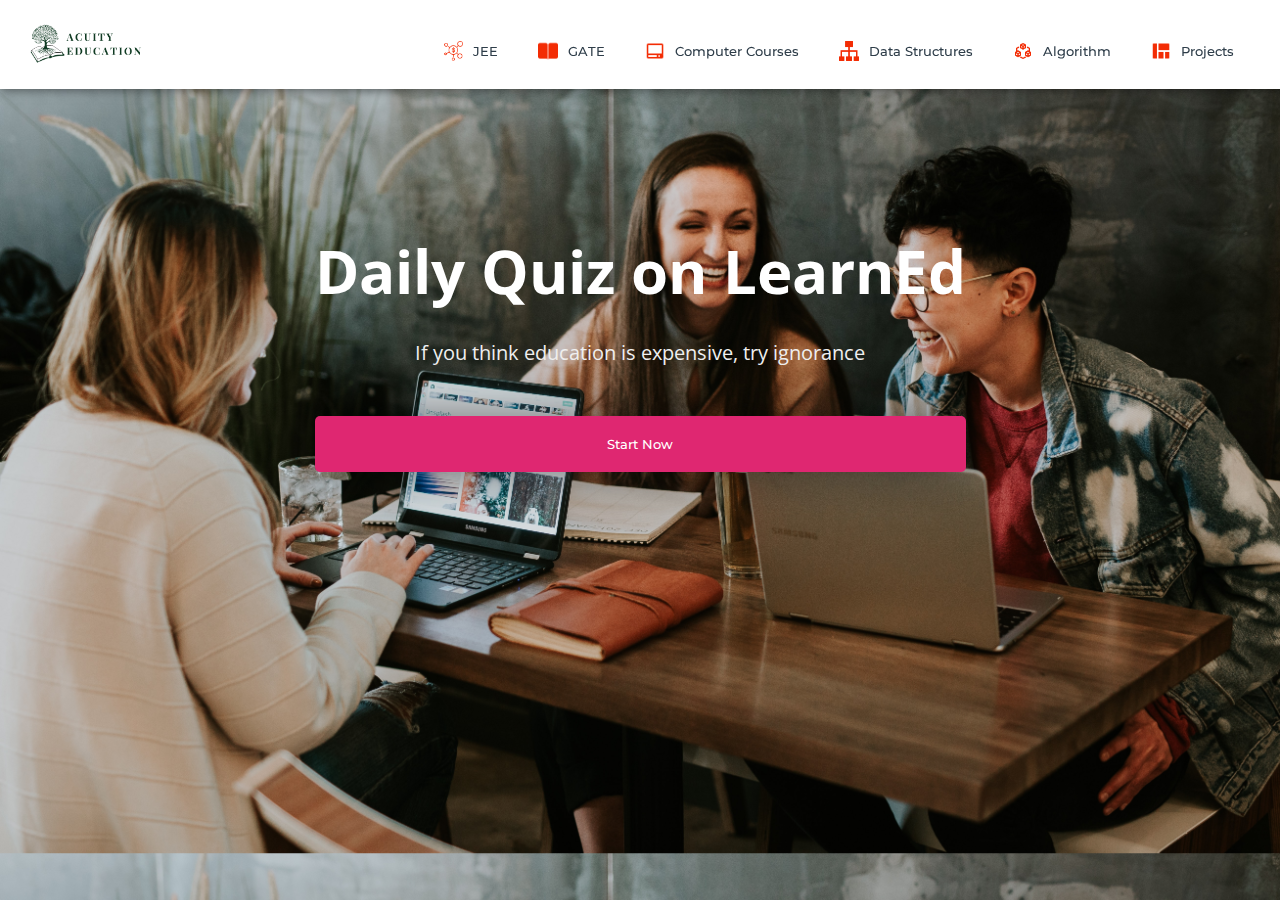
<file: subjects/quiz.html>
<!DOCTYPE html>
<html>
<head>
	<link rel="shortcut icon" type="png" href="../images/icon/favicon.png">
	<title>Quiz on LearnEd</title>
	<link rel="stylesheet" type="text/css" href="quizStyle.css">
	<script type="text/javascript" src="../script.js"></script>
</head>
<body>
	
<!-- NAVIGATION -->
	<header>
		<div class="nav" id="nav">
			<div id="learned-logo">
			<a href="../index.html"><img src="../images/icon/logo.png" style="width: 120px;"></a></div>
			<div class="switch-tab" id="switch-tab" onclick="switchTAB()"><img src="../images/icon/menu.png"></div>
			<ul id="list-switch">
				<li><a href="jee.html"><img src="../images/courses/d1.png" class="icon">JEE</a></li>
				<li><a href="gate.html"><img src="../images/courses/paper.png" class="icon">GATE</a></li>
				<li><a href="computer_courses.html"><img src="../images/courses/computer.png" class="icon">Computer Courses</a></li>
				<li><a href="computer_courses.html#data"><img src="../images/courses/data.png" class="icon">Data Structures</a></li>
				<li><a href="computer_courses.html#algo"><img src="../images/courses/algo.png" class="icon">Algorithm</a></li>
				<li><a href="computer_courses.html#projects"><img src="../images/courses/projects.png" class="icon">Projects</a></li>
			</ul>
			<div class="search" id="search-switch">
				<input type="search" placeholder="Search" class="srch"><button id="srchbtn"><img src="../images/icon/search.png"></button>
			</div>
		</div>
	</header>
	

<!-- MAIN Heading of Page -->
	<div class="title" id="title">
		<span>Daily Quiz on LearnEd</span>
		<div class="shortdesc"><br>
			<p>If you think education is expensive, try ignorance</p>
		</div>
		<button onclick="startquiz()">Start Now</button>
	</div>


<div class="panel" id="panel">
	
	<div class="left-side" id="left">
		<ul>
			<li onclick="quizt(1)">HOME</li>
			<li onclick="quizt(2)">JEE Mains</li>
			<li onclick="quizt(3)">JEE Advanced</li>
			<li onclick="quizt(4)">GATE</li>
			<li onclick="quizt(5)">C/C++</li>
			<li onclick="quizt(6)">Java</li>
			<li onclick="quizt(7)">Python</li>
			<li onclick="quizt(8)">JavaScript</li>
			<li onclick="quizt(9)">Data Structures</li>
			<li onclick="quizt(10)">Algorithm</li>
			<li onclick="quizt(11)">Interview Questions</li>
		</ul>
	</div>

	<div class="right-side" id="right">
		<div id="quiz-container">
			
			<div id="f1"><div class="quiz-frame main-frame"></div></div>

			<div id="f2"><iframe class="quiz-frame" src="https://docs.google.com/forms/d/e/1FAIpQLSe3hXLPuiQGqj1n3IeeAzM8YLNpgJIIk_zfteoEdWka4X3wxQ/viewform?embedded=true" frameborder="0" marginheight="0" marginwidth="0">Loading…</iframe></div>
			
			<div id="f3"><iframe class="quiz-frame" src="https://docs.google.com/forms/d/e/1FAIpQLSeVTLsd_AqZGpbIMnZRm20OKrjjiYSirWBjfCHpWtAsMQU--g/viewform?embedded=true" frameborder="0" marginheight="0" marginwidth="0">Loading…</iframe></div>
			
			<div id="f4"><iframe class="quiz-frame" src="https://docs.google.com/forms/d/e/1FAIpQLSdjSKZhQp5jqqR34zD_uWMtgXr18F9pdK6YqcafLSP6J7VZjw/viewform?embedded=true" frameborder="0" marginheight="0" marginwidth="0">Loading…</iframe></div>

			<div id="f5"><iframe class="quiz-frame" src="https://docs.google.com/forms/d/e/1FAIpQLSe1xs1-41MAbLN7KkXrJwtGdbl5ydxe_vX_nmFRjf6c0wtYkA/viewform?embedded=true"  frameborder="0" marginheight="0" marginwidth="0">Loading…</iframe></iframe></div>
			
			<div id="f6"><iframe class="quiz-frame" src="https://docs.google.com/forms/d/e/1FAIpQLSdHFDm_BakVxro_zJI78OF2OLJpXgDzzaAVMHD9hptWlXBSpA/viewform?embedded=true" frameborder="0" marginheight="0" marginwidth="0">Loading…</iframe></div>
			
			<div id="f7"><iframe class="quiz-frame" src="https://docs.google.com/forms/d/e/1FAIpQLSdgD7yFEJtqpkImDiLAaQ7w9VcsO688gr1V3Gl7FqwM5yXtWQ/viewform?embedded=true" frameborder="0" marginheight="0" marginwidth="0">Loading…</iframe></div>

			<div id="f8"><iframe class="quiz-frame" src="https://docs.google.com/forms/d/e/1FAIpQLSchDBnai_Aup7YFJQegg4z-qoB338p010VgZRxBYDT17xoRew/viewform?embedded=true" frameborder="0" marginheight="0" marginwidth="0">Loading…</iframe></div>

			<div id="f9"><iframe class="quiz-frame" src="https://docs.google.com/forms/d/e/1FAIpQLSfY5oIAz4R9Ty-LBpx7h4th6OJ0-RkrxIlLslRV4NjwwW8_uw/viewform?embedded=true" frameborder="0" marginheight="0" marginwidth="0">Loading…</iframe></div>
			
			<div id="f10"><iframe class="quiz-frame" src="https://docs.google.com/forms/d/e/1FAIpQLSflwS89sG7H98J9vFgFqJgsKaZ5gpq3yUlOiW3up7RQQ-qRnw/viewform?embedded=true" frameborder="0" marginheight="0" marginwidth="0">Loading…</iframe></div>

			<div id="f11"><iframe class="quiz-frame" src="https://docs.google.com/forms/d/e/1FAIpQLSe_aS8-CMNFdUzI1UE73zahC2bmMwJkmB6FJXPIeKbLIBqB4Q/viewform?embedded=true" frameborder="0" marginheiclass="quiz-frame" ght="0" marginwidth="0">Loading…</iframe></div>

		</div>
	</div>

</div>

	<script type="text/javascript" src="../script.js"></script>
</body>
</html>
</file>
<file: style.css>
/* @import url('https://fonts.googleapis.com/css?family=Montserrat:500&display=swap'); */
/* @import url('https://fonts.googleapis.com/css?family=Dancing+Script&display=swap'); */
@import url('https://fonts.googleapis.com/css?family=Open+Sans&display=swap');

* {
	box-sizing: border-box;
	margin: 0;
	padding: 0;
}

html {
	scroll-behavior: smooth;
}
body {
	background: #FFF;
	font-family: 'Open Sans', sans-serif;
}

header {
	height: 90vh;
	/* background: #000; */
}
.black {
	box-shadow: 0 2px 10px rgba(0, 0, 0, 0.5);
}
nav {
	padding-top: 20px;
	padding-bottom: 20px;
	top: 0;
	position: fixed;
	display: flex;
	width: 100%;
	z-index: 1000;
	background: #fff;
	justify-content: space-around;
	transition: 1.5s;
	align-items: center;
}
nav ul {
	display: flex;
	align-items: center;
}
nav ul li {
	list-style: none;
	margin: 5px 10px;
}
nav ul li a {
	padding: 2px 10px;
	color: #2e2e2e;
	cursor: pointer;
	transition: .5s;
	text-decoration: none;
}
nav ul li a:hover {
	color: #fff;
	border-radius: 5px;
	background: #3EA055;
}
.active {
	color: #fff;
	border-radius: 5px;
	background: #3EA055;
}
.srch {
	padding: 2px 10px;
	display: flex;
	/* align-items: center; */
	justify-content: center;
	/* background: #0066ff; */
	border: 1px solid;
	border-radius: 20px;
}
.srch img {
	width: 25px;
	cursor: pointer;
}
.srch .search {
	/* padding: 2px 10px; */
	outline: none;
	border: none;
	background: transparent;
}

.get-started {
	margin-left: 50px;
	padding: 5px 20px;
	border: 2px solid #3EA055;
	border-radius: 20px;
	text-decoration: none;
	
	transition: .5s;
	background-color: #3EA055;
	color: #fff;
}
.get-started:hover {
	color: #2e2e2e;
	background: #fff;
}
.logo img{
	width: 120px;
	cursor: pointer;
	transition: all 1s;
}

a, button {
	float: left;
	font-family: "Montserrat", sans-serif;
	font-weight: 500;
	font-size: 15px;
	color: #2E3D49;
	display: block;
	text-decoration: none;
	text-align: center;
}
.head-container {
	margin-top: 245px;
	display: flex;
	flex-wrap: wrap;
	align-items: center;
	justify-content: space-around;
}
.quote {
	width: 600px;
	transform: translateY(-50px);
}
.quote h5 {
	margin-top: 20px;
	color: #0009;
	line-height: 20px;
}
.quote p {
	font-size: 50px;
	color: #2e2e2e;
}
.quote .play {
	margin-top: 20px;
	display: flex;
	/* justify-content: center; */
	align-items: center;
}
.quote .play img {
	width: 45px;
	cursor: pointer;
	filter: drop-shadow(0 0 10px #0002);
}
.quote .play span a{
	margin-left: 10px;
	font-size: 20px;
	font-weight: 900;
	color: rgba(0, 0, 0, 0.8);
	cursor: pointer;
}
.svg-image img{
	width: 500px;
	filter: drop-shadow(0 20px 10px rgba(0,0,0,0.2));
}

/* SIDE MENU */
.menu {
	cursor: pointer;
	width: 25px;
	display: none;
}
.side-menu {
	width: 100%;
	height: 100%;
	background: rgba(70, 139, 56, 0.993);
	position: absolute;
	top: 0;
	transition: .8s;
	z-index: 2000;
	transform: translateX(-100%);
}
.side-menu ul {
	margin-top: 35%;
	display: flex;
	flex-direction: column;
	justify-content: center;
	/* background: #73A16C; */
}
.side-menu ul li {
	list-style: none;
	/* background: #009900; */
	display: flex;
	justify-content: center;
	align-items: center;
	/* border-bottom: 1px solid #fff; */
	/* padding: 10px 0px; */
}
.side-menu ul li:hover a{
	background: #fff;
	color: #3EA055;
}
.side-menu ul li a{
	color: #FFF;
	width: 100%;
	font-size: 1em;
	/* background: #2E3D49; */
	text-decoration: none;
	padding: 15px 0px;
}
.close img{
	float: right;
	width: 35px;
	cursor: pointer;
	margin: 10px;
}
.user {
	display: flex;
	justify-content: center;
	align-items: center;
	margin-top: 10%;
}
.user img {
	width: 60px;
	border-radius: 50%;
	border: 2px solid #fff;
	filter: drop-shadow(0 10px 20px #0004);
	margin-right: 30px;
	cursor: pointer;
}
.user p {
	color: #fff;
	cursor: pointer;
}
.user img, .user p {
	opacity: 1;
}
/*Common things in all sections*/
#about_section, #portfolio_section, #team_section, #services_section, #contactus_section {
	font-family: 'Open Sans', sans-serif;
	color: #2E3D49;
	position: relative;
}
.diffSection {
	width: 100%;
	/*position: relative;*/
	justify-content: center;
	align-items: center;
}
.diffSection .content {
	margin: 10px;
	text-align: center;
	padding: 10px 100px;
	font-size: 1.1em;
}

/*PORTFOLIO*/
.extra {
	width: 100%;
}
.extra p {
	padding: 30px;
	padding-bottom: 150px;
	font-size: 50px;
	text-align: center;
	color: #fff;
	background-image: linear-gradient(rgba(0,0,0,0),rgba(0,0,0,0.7)),url("images/extra/b1.jpg");
	background-size: cover;
	background-attachment: fixed;
	font-family: cursive;
	z-index: -9;
}
.smbox {
	display: flex;
	flex-wrap: wrap;
	transform: translateY(-100px);
	justify-content: center;
}
.smbox span {
	margin: 1%;
	background: #fff;
	box-shadow: inset 0px 0px 25px rgba(0,0,0,0.2),
						0 0 40px rgba(0,0,0,0.3);
	border-radius: 10px;
	padding: 30px 50px;
	cursor: pointer;
}
.smbox span:hover {
	transform: scale(1.3);
	transition: .5s ease;
}
.smbox .data {
	font-size: 80px;
	color: #FA6146;	
}
.smbox .det {
	font-size: 20px;
	color: #272529;
	font-family: cursive;
}

/*Title*/
.title {
	 margin-top: 0px; 
	font-family: 'Open Sans', sans-serif;
	font-size: 30px;
	text-align: center;
	color: #2E3D49;
}

/*ABOUT*/
.about-content {
	width: 100%;
	position: relative;
	justify-content: center;
	flex-wrap: wrap;
	display: flex;
	align-items: center;
}
.about-content .side-text {
	width: 550px;
	padding: 50px 40px;
	background: #fff;
	box-shadow: 2px 0 100px rgba(0,0,0,0.3);
	border-radius: 5px;
	text-align: justify;
	line-height: 22px;
	opacity: 0;
	transform: translateX(-100px);
	transition: 1s ease-in-out;
}
.about-content .side-text-appear {
	opacity: 1;
	transform: translateX(0px);
}
.about-content .side-text h2 {
	padding: 10px;
}
.about-content .side-text p {
	padding: 10px;
}
.about-content .side-image img {
	width: 90%;
	border-radius: 5px;
}
.sideImage {
	transform: translateX(100px);
	opacity: 0;
	transition: .8s ease-in-out;
}
.sideImage-appear {
	opacity: 1;
	transform: translateX(0px);
}

/*POPULAR SUBJECTS*/
.cbox {
	position: relative;
	width: 100%;
	display: inline-flex;
	flex-wrap: wrap;
	justify-content: center;
}
.cbox .det {
	width: 250px;
	height: 80px;
	margin: 10px;
	background: #fff;
	cursor: pointer;
}
.cbox .det a{
	justify-content: space-around;
	width: 250px;
	padding: 28px;
	border-radius: 10px;
	border: 1px solid #73A16C;
	font-size: 15px;
	color: #272529;
	font-family: cursive;
	text-decoration: none;
}
.cbox .det a:hover {
	background: linear-gradient(to right, #73A16C, #3EA055);
	color: white;
}
.cbox .det a:hover img{
	filter: brightness(100);
}
.cbox img {
	width: 20px;
	margin-right: 20px;
}

/*TEAM SECTION*/
.totalcard {
	width: 100%;
	display: flex;
	flex-wrap: wrap;
	align-items: center;
	justify-content: center;
	margin-bottom: 50px;
}
.card {
    margin-bottom: 50px;
    padding-bottom: 50px;
    margin-top: 20px;
    padding-top: 20px;
}

.totalcard .card {
	margin: 50px;
	width: 300px;
	border-radius: 10px;
	background: #fff;
}
.totalcard .card{
	box-shadow: inset 0 0 10px rgba(0,0,0,0.4),
					0 0 10px rgba(0,0,0,0.3);
}
/*
.card:nth-child(1){
	border-top: 5px solid green;
}
.card:nth-child(2){
	border-top: 5px solid blue;
}
.card:nth-child(1):hover {
	box-shadow: inset 0px 0px 10px rgba(0,255,0,0.5),
				1px 1px 30px rgba(0,255,0,0.5);
}
.card:nth-child(2):hover {
	box-shadow: inset 0px 0px 10px rgba(0,0,255,0.5),
				1px 1px 30px rgba(0,0,255,0.5);
}
*/
.totalcard .card img {
	width: 100px;
	height: 100px;
	margin-top: 5px;
	cursor: pointer;
	border-radius: 50px;
	transition-duration: .8s;
}
.totalcard .card img:hover {
	transform: scale(3.5);
	border-radius: 0;
	box-shadow: 0 0 20px rgba(0,0,0,0.5);
}
#detail p{
	font-size: 15px;
	line-height: 25px;
	font-variant: small-caps;
	text-align: center;
	margin: 25px;
	margin-bottom: 0px;
	margin-top: 0px;
}
#detail button {
	outline: none;
	border-radius: 10px;
	border-style: none;
	border: 1px solid black;
	padding: 9px 25px;
	cursor: pointer;
	transition-duration: .4s;
}
#detail a {
	bottom: 80px;
	text-decoration: none;
	margin-bottom: 30px;
	margin-top: 20px;
	margin-left: 90px;
	align-self: center;
}
.btn-roshan:hover {
	background: rgba(0,255,0,0.7);
	color: #fff;
}
.btn-roshan2:hover {
	background: rgba(0,0,255,0.5);
	color: #fff;
}
.card-title {
	font-size: 17px;
	color: #343A40;
	padding: 20px;
	font-weight: 700;
}

/*Service Section*/
/*Service Section*/
.service-swipe {
	display: flex;
	flex-wrap: wrap;
	justify-content: center;
	align-items: center;
	background-image: linear-gradient(rgba(0,0,0,0.5),rgba(0,0,0,0.9)),url("images/extra/b41.jpg");
	background-size: cover;
	background-attachment: fixed;
}
.service-swipe .s-card img {
	width: 100px;
}
.service-swipe a {
	padding: 0;
	margin: 40px 10px;
}
.service-swipe .s-card {
	display: flex;
	justify-content: space-around;
	padding: 10px;
	align-items: center;
	text-align: center;
	width: 350px;
	height: 200px;
	box-shadow: inset 0 0 20px rgba(255,255,255,0.05),
					0 0 50px rgba(0,0,0,0.8);
	border-radius: 5px;
	cursor: pointer;
	transition-duration: .5s;
}
.service-swipe .s-card p {
	color: #f2f2f2;
	font-size: 1.2em;
	font-family: 'Open Sans',sans-serif;
}
.service-swipe .s-card:hover {
	box-shadow: 0 0 50px rgba(255,255,255,0.8);
	transform: translateY(-10px);
}

/*Contact Us Section*/
.csec {
	background: linear-gradient(to right, #73A16C, #3EA055);
	background-attachment: fixed; 
	position: absolute;
	width: 100%;
	height: 250px;
	top: 200px;
	content: '';
	transform-origin: top right;
	transform: skewY(-10deg);
	z-index: -1;
}
.back-contact {
	margin-top: 0px;
	transform: translateY(-50px);
	display: flex;
	align-items: center;
	justify-content: space-around;
}
.cc {
	height: 400px;
	width: 400px;
	height: 500px;
	border-radius: 10px;
	justify-content: center;
	box-shadow: 1px 1px 20px rgba(0,0,0,0.4);
	background: #fff;
}
.cc form {
	margin: 5%;
	margin-top: 40px;
	width: 90%;
	height: 90%;
}
.cc form label {
	position: absolute;
	color: #2E3D49;
	font-size: 10px;
	font-weight: 800;
}
.cc form input {
	padding: 15px;
	margin-bottom: 10px;
	border-radius: 5px;
	box-shadow: inset 0 0 5px lightgray;
	border: 1px solid rgba(0,0,0,0.2);
	outline: none;
	color: #2E3D49;
	font-weight: 600;
}
.imp {
	color: red;
}
form textarea {
	width: 100%;
	height: 100px;
	box-shadow: inset 0 0 5px lightgray;
	border: 1px solid rgba(0,0,0,0.2);
	border-radius: 5px;
	outline: none;
	color: #2E3D49;
	font-weight: 600;
	padding: 15px;
}
#csubmit {
	margin-top: 20px; 
	background: linear-gradient(to right, #73A16C, #3EA055);
	border-radius: 5px;
	border-style: none;
	outline: none;
	width: 100%;
	padding: 15px 25px;
	color: #fff;
	font-size: 12px;
	cursor: pointer;
}

/*REVIEW SECTION*/
#makeitfull {
	display: flex;
	justify-content: center;
	transform: translateY(35px);
}
#makeitfull img {
	width: 50px;
}
.review {
	background: #F8F8F8;
	width: 100%;
}
.rev-container {
	padding: 10px 10%;
	display: flex;
	flex-wrap: wrap;
	justify-content: space-around;
}
.rev-container .rev-card {
	/*overflow: hidden;*/
	width: 550px;
	height: 240px;
	margin-bottom: 40px;
	background: #fff;
	display: flex;
	padding: 10px;
	box-shadow: 2px 2px 20px rgba(0,0,0,0.2);
}
.rev-card:hover {
	box-shadow: 1px 1px 5px rgba(0,0,0,0.2);
}
.identity {
	display: flex;
	flex-wrap: wrap;
	justify-content: center;
	padding: 10px;
}
.identity img {
	width: 120px;
	height: 120px;
	transition-duration: .8s;
	border-radius: 50%;
}
.identity img:hover {
	transform: scale(2.2);
	border-radius: 0px;
	box-shadow: 0 0 20px rgba(0,0,0,0.3);
}
.identity p {
	width: 150px;
	font-weight: bold;
	color: #2E3D49;
	text-align: center;
}
.identity h6 {
	width: 150px;
	text-align: center;
}
.identity .rating img {
	width: 12px;
	height: 12px;
	margin-right: 5px;
}
.rev-cont {
	overflow: hidden;
}
.rev-cont #title {
	padding: 10px;
	color: #2E3D49;
	font-weight: bold;
}
.rev-cont #content {
	padding: 10px;
	font-size: .9em;
	color: #2E3D49;
	line-height: 22px;
	text-align: justify;
}


/*FEEDBACK*/
.title2 {
	position: relative;
	margin-top: 150px;
	margin-left: 100px;
}
.title2 span{
	font-weight: 700;
	font-family: 'Open Sans', sans-serif;
	font-size: 30px;
	color: #2E3D49;
}
.title2 .shortdesc2 {
	padding: 10px;
	font-family: 'Open Sans', sans-serif;
	font-size: 15px;
	color: #2E3D49;
	margin-bottom: 10px;
}
.feedbox {
	margin-top: 50px;
	width: 100%;
	display: flex;
	background-image: linear-gradient(rgba(0,0,0,0),rgba(0,0,0,0.9)),url("images/extra/b41.jpg");
	background-size: cover;
	padding: 50px 80px;
	background-attachment: fixed;
}
.feed {
	width: 800px;
	height: 400px;
	position: relative;
	border-radius: 10px;
	justify-content: center;
	box-shadow: inset 0 0 90px rgba(0,0,0,0.6),
					0 0 80px rgba(0,0,0,0.2);
	background: rgba(0,0,0,0.4);
}
.feed form {
	width: 100%;
	height: 100%;
	padding: 20px;
}

.feed form label {
	position: absolute;
	color: #f2f2f2;
	font-size: 10px;
	font-weight: 800;
}
.feed form input, .feed textarea {
	padding: 15px;
	border-radius: 5px;
	box-shadow: inset 0 0 5px lightgray;
	border: 1px solid rgba(0,0,0,0.2);
	outline: none;
	color: #2E3D49;
	background: #fff9;
	font-weight: 600;
}
.feed form input {
	margin-bottom: 15px;
	width: 50%;
}
.feed form .fname {
	width: 25%;
}
.feed form textarea {
	width: 100%;
	height: 100px;
}
.feed #csubmit {
	margin-top: 25px; 
	background: linear-gradient(to right, #73A16C, #3EA055);
	border-radius: 5px;
	border-style: none;
	outline: none;
	width: 100%;
	padding: 15px 25px;
	color: #fff;
	font-size: 12px;
	cursor: pointer;
}

/*SCROLLING TEXT*/
.marqu {
	text-align: center;
	justify-content: center;
	color: #fff;
	font-size: 20px;
	padding: 10px;
}

/*FOOTER*/
footer {
	color: #E5E8EF;
	background: #000D;
	padding: 50px 0; 
}
footer .footer-container {
	max-width: 1300px;
	margin: auto;
	padding: 0 20px;
	display: flex;
	justify-content: space-between;
	align-items: center;
	flex-wrap: wrap-reverse;
}
footer .social-media img{
	width: 22px;
}
footer .logo {
	width: 180px;
	color: #fff;
}
footer .social-media a{
	margin-right: 10px;
	font-size: 22px;
	text-decoration: none;
}
footer .right-col h1{
	font-size: 26px;
}
footer .border{
	width: 100px;
	height: 4px;
	background: linear-gradient(to right, #73A16C, #3EA055);
	margin: 2px;
}
footer .newsletter-form {
	display: flex;
	justify-content: center;
	align-items: center;
	flex-wrap: wrap;
}
footer input::placeholder {
  color: white !important;
}
footer .txtb {
	flex: 1;
	padding: 18px 40px;
	font-size: 16px;
	background: #343A40;
	border: none;
	font-weight: 700;
	outline: none;
	border-radius: 5px;
	min-width: 260px;
	margin-top: 20px;
	color: white;
}
footer .btn {
	margin-top: 20px;
	padding: 18px 40px;
	font-size: 16px;
	color: #f1f1f1;
	background: linear-gradient(to right, #73A16C, #3EA055);
	border: none;
	font-weight: 700;
	outline: none;
	border-radius: 5px;
	margin-left: 20px;
	cursor: pointer;
	transition: opacity .3s linear;	
}
footer .btn:hover {
	opacity: .7;
}

/*PROPERTIES FOR MAKING WEBSITE RESPONSIVE*/
@media screen and (max-width: 960px) {
	.footer-container {
		max-width: 600px;
	}
	.right-col {
		width: 100%;
		margin-bottom: 60px;
	}
	.left-col {
		width: 100%;
		text-align: center;
	}
	.social-media {
		display: flex;
		justify-content: center;
	}
	.logo {
		transition: 1s;
		margin-left: 30%;
	}
	nav ul, .srch, .get-started{
		display: none;
	}
	.menu {
		display: block;
	}
	nav {
		padding-bottom: 20px;
		border-bottom: 1px solid #0005;
		/* position: fixed; */
		/* top: 0; */
	}
	.quote p, .quote h5, .play {
		justify-content: center;
		text-align: center;
	}
	.quote p {
		font-size: 30px;
	}
	.service-container .right-side img {
		width: 90%;
	}
	.title {
		margin-top: 0px;
	}
	
}
@media screen and (max-width: 700px) {
	footer .btn{
		margin: 0;
		width: 100%;
		margin-top: 20px;
	}
	.svg-image img {
		width: 90%;
		margin: 20px;
		/* align-self: center; */
	}
}

@media screen and (max-width: 1000px) {	
	.feedbox form input, .feedbox form .fname{
		width: 100%;
	}
}
</file>
<file: loginStyle.css>
* {
	margin: 0;
	padding: 0;
	font-family: sans-serif;
}

body {
	background-image: linear-gradient(rgba(0,0,0,0),rgba(0,0,0,0.5)),url("images/extra/backwallpaper.jpg");
	background-size: cover;
	background-attachment: fixed;
	display: flex;
	justify-content: center;
}
.logo {
	display: flex;
	justify-content: center;
}
.logo img {
	width: 100px;
}
.form-box
{
	width: 380px;
	height: 500px;
	position: relative;
	margin: 6% auto;
	background: #fff8;
	padding: 5px;
	border-radius: 5px;
	overflow: hidden;
	box-shadow: 0px 0px 100px rgba(0,0,0,0.4);
}

.button-box
{
	width: 220px;
	margin: 35px auto;
	position: relative;
	box-shadow: 0 0 20px 9px rgba(0,0,0,.1);
	border-radius: 30px;
}

.toggle-btn
{
	padding: 10px 30px;
	cursor: pointer;
	background: transparent;
	position: relative;
	border: 0;
	outline: none;
}

#btn
{
	top: 0;
	left: 0;
	position: absolute;
	width: 110px;
	height: 100%;
	background: linear-gradient(to right, #FA4B37, #DF2771);
	border-radius: 30px;
	transition: 0.5s;
}
.social-icons
{
	margin: 30px auto;
	text-align: center;
}
.social-icons img
{
	width: 30px;
	margin: 0 7px;
	cursor: pointer;
	opacity: 0.85;
}

.input-group
{
	top: 180px;
	position: absolute;
	width: 280px;
	transition: .5s;
	font-size: 13px;
	color: #010101;
}
.inp {
	border-bottom: 1px solid rgba(0,0,0,0.4);
	justify-content: center;
}
.inp img{
	width: 20px;
	padding-right: 10px;
}
.input-field
{
	width: 100%;
	padding: 10px 0;
	margin: 5px 0;
	border-left: 0;
	border-right: 0;
	border-top: 0;
	border-bottom: 1px solid rgba(0,0,0,0.4);
	outline: none;
	background: transparent;
	color: rgba(0,0,0);
}
::placeholder { /* Chrome, Firefox, Opera, Safari 10.1+ */
	color: rgba(0,0,0,0.7);
	/*opacity: 1;  Firefox */
}
#register .input-field {
	color: rgba(0,0,0,0.8);
}
.submit-btn
{
	width: 85%;
	padding: 10px 30px;
	cursor: pointer;
	display: block;
	margin: auto;
	background: linear-gradient(to right, #FA4B37, #DF2771);
	color: #fff;
	border: 0;
	outline: none;
	border-radius: 30px;
}

.reg-btn {
	background: lightgray;
}
.check-box
{
	cursor: pointer;
	margin: 30px 10px 30px 0;
}

.instead {
	margin-top: 10px;
}
.instead h3 {
    overflow: hidden;
    text-align: center;
    color: rgba(0,0,0,0.6);
}
.instead h3:before,
.instead h3:after {
    background-color: rgba(0,0,0,0.5);
    content: "";
    display: inline-block;
    height: 1px;
    position: relative;
    vertical-align: middle;
    width: 50%;
}
.instead h3:before {
    right: 0.5em;
    margin-left: -50%;
}
.instead h3:after {
    left: 0.5em;
    margin-right: -50%;
}
span
{
	color: rgba(0,0,0,0.8);
	font-size: 12px;
}

#login
{
	left: 50px;
}
#register
{
	left: 450px;
}

.other {
	display: grid;
	justify-content: center;
	margin-top: 250px;
}

.connect {
	display: flex;
	margin: 10px;
	padding: 0px 30px;
	align-items: center;
	text-align: center;
	justify-content: center;
	border: 1px solid lightgray;
	cursor: pointer;
	outline: none;
	/*border-radius: 10px;*/
	background: #fff3;
}
.connect:hover {
	background: #fff8;
}
.connect img {
	padding: 5px;
	width: 25px;
}
.connect span {
	padding: 10px;
	font-size: 15px;
}
</file>
<file: subjects/subjects.css>
@import url('https://fonts.googleapis.com/css?family=Montserrat:500&display=swap');
@import url('https://fonts.googleapis.com/css?family=Dancing+Script&display=swap');
@import url('https://fonts.googleapis.com/css?family=Open+Sans&display=swap');

* {
	box-sizing: border-box;
	margin: 0;
	padding: 0;
}
html {
	scroll-behavior: smooth;
}
body {
	background: #FFF;
	font-family: 'Open Sans', sans-serif;
}

/*SCROLLBAR Styling*/
::-webkit-scrollbar {
  width: 5px;
}
::-webkit-scrollbar-thumb {
  background: #FA4B37;
  border-radius: 5px;
}
::-webkit-scrollbar-thumb:hover {
  background: #DF2771; 
}

/*NAVIGATION BAR*/
.nav
{
	width: 100%;
	background-color: #fff;
	display: flex;
	flex-wrap: wrap;
	justify-content: space-between;
	align-items: center;
	padding: 20px 2%;
	position: fixed;
	top: 0px;
	z-index: 10;
	box-shadow: 1px 1px 10px rgba(0,0,0,0.5);
}

.nav li, a, button
{
	float: left;
	font-family: "Montserrat", sans-serif;
	font-weight: 500;
	font-size: 13px;
	color: #2E3D49;
	display: block;
	text-decoration: none;
	text-align: center;
}

.nav ul li img {
	width: 20px;
	margin-right: 10px;
	transform: translateY(5px);
	padding-top: 5px;
}

.nav ul li 
{
	list-style: none;
	display: inline-block;
	padding: 0px 20px;
}

.nav ul li a
{
	transition: all 0.3s ease 0s;
}

.nav ul li a:hover
{
	color: #FA4B37;
}

.nav button
{
	padding: 9px 25px;
	background: linear-gradient(to right, #FA4B37, #DF2771);
	color: #fff;
	border: none;
	border-radius: 5px;
	cursor: pointer;
	outline: none;
	transition: all 0.3s ease 0s;
}
#srchbtn {
	padding: 9px 20px;
}
#srchbtn img {
	width: 15px;
	filter: brightness(100);
}
.nav button:hover
{
	opacity: .9;
}
.nav .search
{
	float: right;
}
.nav .search .srch
{
	font-size: 13px;
	width: 300px;
	border: none;
	outline: none;
	border-bottom: 2px solid #FA4B37;
	padding: 9px;
}
.nav .search button
{
	margin-right: 5px;
	float: right;
	margin-left: 10px;
}
.nav .switch-tab {
	cursor: pointer;
	visibility: hidden;
}
.nav .switch-tab img {
	width: 20px;
}
.nav .check-box {
	cursor: pointer;
	visibility: hidden;
}

/*TITLE*/
.title {
	margin-top: 150px;
	margin-left: 100px;
}
.title span{
	font-weight: 700;
	font-family: 'Open Sans', sans-serif;
	font-size: 60px;
	color: #2E3D49;
}
.title .shortdesc {
	padding: 10px;
	font-family: 'Open Sans', sans-serif;
	font-size: 20px;
	color: #2E3D49;
	margin-bottom: 50px;
}

/*Quick Links*/
.course {
	display: grid;
	justify-content: center;
}

.cbox {
	display: inline-flex;
	flex-wrap: wrap;
	justify-content: center;
}
.cbox .det {
	height: 60px;
	margin: 10px;
	background: #fff;
	cursor: pointer;
	border-radius: 50px;
}
.cbox .det a{
	justify-content: space-around;
	width: 100%;
	padding: 20px;
	border-radius: 50px;
	border: 1px solid #FA4B37;
	font-size: 15px;
	color: #272529;
	font-family: cursive;
	text-decoration: none;
}

.cbox .det a:hover{
	background: linear-gradient(to right, #FA4B37, #DF2771);
	color: white;
}

.inbt {
	padding: 10px;
	font-family: 'Open Sans', sans-serif;
	font-size: 30px;
	color: #2E3D49;
	margin: 100px;
	margin-bottom: 50px;
}

/*COURSES AVAILABLE*/
.ccard {
	display: flex;
	flex-wrap: wrap;
	justify-content: center;
	align-items: center;
}
.ccardbox {
	display: flex;
	flex-wrap: wrap;
	justify-content: center;
}

.dcard {
	margin: 10px;
	width: 300px;
	height: 200px;
	background: linear-gradient(to right, #FA4B37, #DF2771);
	border-radius: 10px;
	box-shadow: 0 0 20px rgba(0,0,0,0.4);
}

.dcard .fpart {
	width: inherit;
	height: 150px;
	color: #000;
	text-align: left;
	overflow: hidden;
}
.dcard .fpart img {
	width: 100%;
	height: 100%;
}

.dcard .spart {
	padding: 10px;
	padding-right: 0px;
	color: #fff;
	text-align: left;
	cursor: pointer;
}
.dcard .spart img {
	width: 20px;
	margin-left: 170px;
	cursor: pointer;
	/* transform: rotate(180deg); */
}

.dcard:hover .fpart img{
	transition: .8s ease;
	transform: scale(1.2);
}

/*Small Titles for  Topics*/
.title2 {
	position: relative;
	padding-top: 150px;
	margin-left: 100px;
}
.title2 span{
	font-weight: 700;
	font-family: 'Open Sans', sans-serif;
	font-size: 30px;
	color: #2E3D49;
}
.title2 .shortdesc2 {
	padding: 10px;
	font-family: 'Open Sans', sans-serif;
	font-size: 15px;
	color: #2E3D49;
	margin-bottom: 10px;
}

/*Videos Section*/
.ccardbox2 {
	display: flex;
	justify-content: center;
	flex-wrap: wrap;
}

.dcard2 {
	margin: 20px;
	width: 300px;
	height: 160px;
	background: linear-gradient(to right, #FA4B37, #DF2771);
	border-radius: 10px;
}
.dcard2:hover .fpart2 img {
	display: none;
}
.dcard2 .fpart2 { 
	width: inherit;
	height: 180px;
	background: #000;
	color: #000;
	text-align: left;
	border-top-right-radius: 100px;
	transform: translateY(-19px);
	box-shadow: 0 0 20px rgba(0,0,0,0.4);
	overflow: hidden;
}
.dcard2 .tag {
	position: relative;
	margin-left: 270px;
	top: 10px;
	color: #fff;
}
.dcard2 .fpart2 img {
	width: 100%;
	height: 100%;
}
.fpart2 iframe {
	height: inherit;
	width: inherit;
}

/*Watch Full Playlist*/
.click-me {
	justify-content: center;
	display: flex;
}
.click-me a {
	color: #DF2771;
	text-decoration: none;
	transition-duration: .5s;
	padding: 10px;
}
.click-me a:hover {
	background: #DF2771;
	color: #fff;
}

/*PROJECTS*/
.project-panel {
	/*background: #000;*/
	display: flex;
	flex-wrap: wrap;
	align-items: center;
	justify-content: center;
}
.project-card {
	width: 250px;
	/*height: 220px;*/
	background: #fff;
	margin-right: 10px;
	margin-bottom: 10px;
	border-radius: 5px;
	cursor: pointer;
	box-shadow: 2px 2px 10px rgba(0,0,0,0.3);
}
.project-card img {
	width: inherit;
	/*height: 140px;*/
}
.project-card:hover {
	transform: scale(1.2);
	transition: .5s ease;
}
.project-card:hover .download a{
	visibility: visible;
}
.project-card .info {
	padding: 10px;
}
.project-card .info h4 {
	color: #2E3D49;
}
.project-card .info p {
	font-size: 12px;
}
.download {
	margin-top: 10px;
	display: flex;
	justify-content: center;
}
.download a{
	padding: 5px 10px;
	color: #DF2771;
	font-size: .8em;
	visibility: hidden;
}
.download:hover a{
	transition: .5s ease;
	background: #DF2771;
	color: #fff;
}


/*Sample Papers*/

.sample {
	display: flex;
	align-items: center;
	flex-wrap: wrap;
	justify-content: space-around;
}
.lastSample {
	margin-bottom: 100px;
}
.sample ul {
	margin: 20px;
}

.sample ul li{
	padding: 28px;
	list-style: none;
}

.sample ul li a {
	color: #FA4B37;
	width: 300px;
	font-size: 20px;
}

/*Footer*/

footer {
	color: #E5E8EF;
	background: #000D;
	padding: 50px 0; 
}

footer .footer-container {
	max-width: 1300px;
	margin: auto;
	padding: 0 20px;
	display: flex;
	justify-content: space-between;
	align-items: center;
	flex-wrap: wrap-reverse;
}

footer .social-media img{
	width: 22px;
}

footer .logo {
	width: 180px;
	color: #fff;
	font-family: 'Montserrat', cursive;
}
footer .social-media{
	margin: 20px 0;
}

footer .social-media a{
	color: #001a21;
	margin-right: 10px;
	font-size: 22px;
	text-decoration: none;
}

footer .right-col h1{
	font-size: 26px;
}
footer .border{
	width: 100px;
	height: 4px;
	background: linear-gradient(to right, #FA4B37, #DF2771);
	margin: 2px;
}

footer .newsletter-form {
	display: flex;
	justify-content: center;
	align-items: center;
	flex-wrap: wrap;
}
footer input::placeholder {
  color: white !important;
}
footer .txtb {
	flex: 1;
	padding: 18px 40px;
	font-size: 16px;
	background: #343A40;
	border: none;
	font-weight: 700;
	outline: none;
	border-radius: 5px;
	min-width: 260px;
	margin-top: 20px;
	color: white;
}

footer .btn {
	margin-top: 20px;
	padding: 18px 40px;
	font-size: 16px;
	color: #f1f1f1;
	background: linear-gradient(to right, #FA4B37, #DF2771);
	border: none;
	font-weight: 700;
	outline: none;
	border-radius: 5px;
	margin-left: 20px;
	cursor: pointer;
	transition: opacity .3s linear;	
}

footer .btn:hover {
	opacity: .7;
}


/*For Responsive Website*/
@media screen and (max-width: 960px) {
	.footer-container {
		max-width: 600px;
	}
	.right-col {
		width: 100%;
		margin-bottom: 60px;
	}
	.left-col {
		width: 100%;
		text-align: center;
	}
	.social-media {
		display: flex;
		justify-content: center;
	}
}

@media screen and (max-width: 700px) {
	footer .btn{
		margin: 0;
		width: 100%;
		margin-top: 20px;
	}
}
@media screen and (max-width: 1366px) {
	.search {
		display: none;
		margin-bottom: 10px;
	}
}

@media screen and (max-width: 1000px) {
	.nav ul, .nav .search {
		display: none;
	}
	.nav #learned-logo {
		transition: 1s ease;
		margin-left: 40%;
		transform: scale(1.5);
	}
	.nav ul li{
		width: 100%;
		margin-bottom: 5px;
	}
	.nav .switch-tab {
		visibility: visible;
	}
	.nav .check-box {
		visibility: visible;
	}
	.search {
		visibility: visible;
		margin: 30px;
		margin-top: 0px;
	}
}
</file>
<file: subjects/quizStyle.css>
@import url('https://fonts.googleapis.com/css?family=Montserrat:500&display=swap');
@import url('https://fonts.googleapis.com/css?family=Dancing+Script&display=swap');
@import url('https://fonts.googleapis.com/css?family=Open+Sans&display=swap');

* {
	box-sizing: border-box;
	margin: 0;
	padding: 0;
}
html {
	scroll-behavior: smooth;
}
body {
	background: url(../images/extra/b1.jpg);
	background-size: cover;
	font-family: 'Open Sans', sans-serif;
}

/*Styling SCROLLBAR*/
::-webkit-scrollbar {
  width: 5px;
}
::-webkit-scrollbar-thumb {
  background: #FA4B37;
  border-radius: 5px;
}
::-webkit-scrollbar-thumb:hover {
  background: #DF2771; 
}

/*NAVIGATION BAR*/
.nav
{
	width: 100%;
	background-color: #fff;
	display: flex;
	flex-wrap: wrap;
	justify-content: space-between;
	align-items: center;
	padding: 20px 2%;
	position: fixed;
	top: 0px;
	z-index: 10;
	box-shadow: 1px 1px 10px rgba(0,0,0,0.5);
}

.nav li, a, button
{
	float: left;
	font-family: "Montserrat", sans-serif;
	font-weight: 500;
	font-size: 13px;
	color: #2E3D49;
	display: block;
	text-decoration: none;
	text-align: center;
}

.nav ul li img {
	width: 20px;
	margin-right: 10px;
	transform: translateY(5px);
	padding-top: 5px;
}

.nav ul li 
{
	list-style: none;
	display: inline-block;
	padding: 0px 20px;
}

.nav ul li a
{
	transition: all 0.3s ease 0s;
}

.nav ul li a:hover
{
	color: #FA4B37;
}

.nav button
{
	padding: 9px 25px;
	background: linear-gradient(to right, #FA4B37, #DF2771);
	color: #fff;
	border: none;
	border-radius: 5px;
	cursor: pointer;
	outline: none;
	transition: all 0.3s ease 0s;
}
#srchbtn {
	padding: 9px 20px;
}
#srchbtn img {
	width: 15px;
	filter: brightness(100);
}

.nav button:hover
{
	opacity: .9;
}
.nav .search
{
	float: right;
}
.nav .search .srch
{
	font-size: 13px;
	width: 300px;
	border: none;
	outline: none;
	border-bottom: 2px solid #FA4B37;
	padding: 9px;
}

.nav .search button
{
	margin-right: 5px;
	float: right;
	margin-left: 10px;
}
.nav .switch-tab {
	cursor: pointer;
	visibility: hidden;
}
.nav .switch-tab img {
	width: 20px;
}
.nav .check-box {
	cursor: pointer;
	visibility: hidden;
}

/*TITLE*/
.title {
	margin-top: 18%;
	display: grid;
	justify-content: center;
	align-items: center;
}
.title span{
	font-weight: 700;
	font-family: 'Open Sans', sans-serif;
	font-size: 60px;
	/*color: #2E3D49;*/
	color: #fff;
}
.title .shortdesc {
	font-family: 'Open Sans', sans-serif;
	font-size: 20px;
	color: #efefef;
	margin-bottom: 50px;
	text-align: center;
	/*display: none;*/
}

.title button {
	padding: 20px 2%;
	border: none;
	border-radius: 5px;
	color: #fff;
	background: #DF2771;
	outline: none;
	cursor: pointer;
	box-shadow: 0 0 50px rgba(0,0,0,0.5);
}
.title button:hover {
	box-shadow: 0 0 10px rgba(0,0,0,0.3);
}

/*PANEL*/
.panel {
	display: none;
	width: 100%;
	height: 100vh;
	position: fixed;
}
/*Different Topics Container*/
.left-side {
	background: #FFF;
	height: 100%;
	width: 25%;
	display: flex;
	justify-content: center;
	box-shadow: inset 0 0 20px rgba(0,0,0,0.7),
					0 0 30px rgba(0,0,0,0.5);
}

/*Google Form Container*/
.right-side {
	background: #fff;
	height: 100%;
	width: 75%;
}
.left-side ul {
	margin: 50px;
	margin-top: 150px;
}
.left-side li {
	list-style-type: none;
	cursor: pointer;
	color: #FA4B37;
	font-weight: 700;
	font-size: 1.2em;
	margin-bottom: 20px;
}
.left-side li:hover {
	color: #000;
	font-size: 1.5em;
	font-weight: 900;
	transition: .3s ease-in-out;
}

#quiz-container {
	margin-top: 80px;
	width: 100%;
	height: 100%;
}

.quiz-frame {
	width: 100%;
	height: 95vh;
	border: none;
}
.main-frame {
	background: url(../images/extra/quiz.jpg);
	background-size: cover;
	background-position: center;
}
.main-frame p {
	font-size: 5em;
	font-weight: 900;
	color: #2E3D49;
}


/*For Responsive Website*/
@media screen and (max-width: 1366px) {
	.search {
		display: none;
		margin-bottom: 10px;
	}
}

@media screen and (max-width: 1000px) {
	.nav ul, .nav .search {
		display: none;
	}
	.nav #learned-logo {
		transition: 1s ease;
		margin-left: 40%;
		transform: scale(1.5);
	}
	.nav ul li{
		width: 100%;
		margin-bottom: 5px;
	}
	.nav .switch-tab {
		visibility: visible;
	}
	.nav .check-box {
		visibility: visible;
	}
	.search {
		visibility: visible;
		margin: 30px;
		margin-top: 0px;
	}
}
</file>
